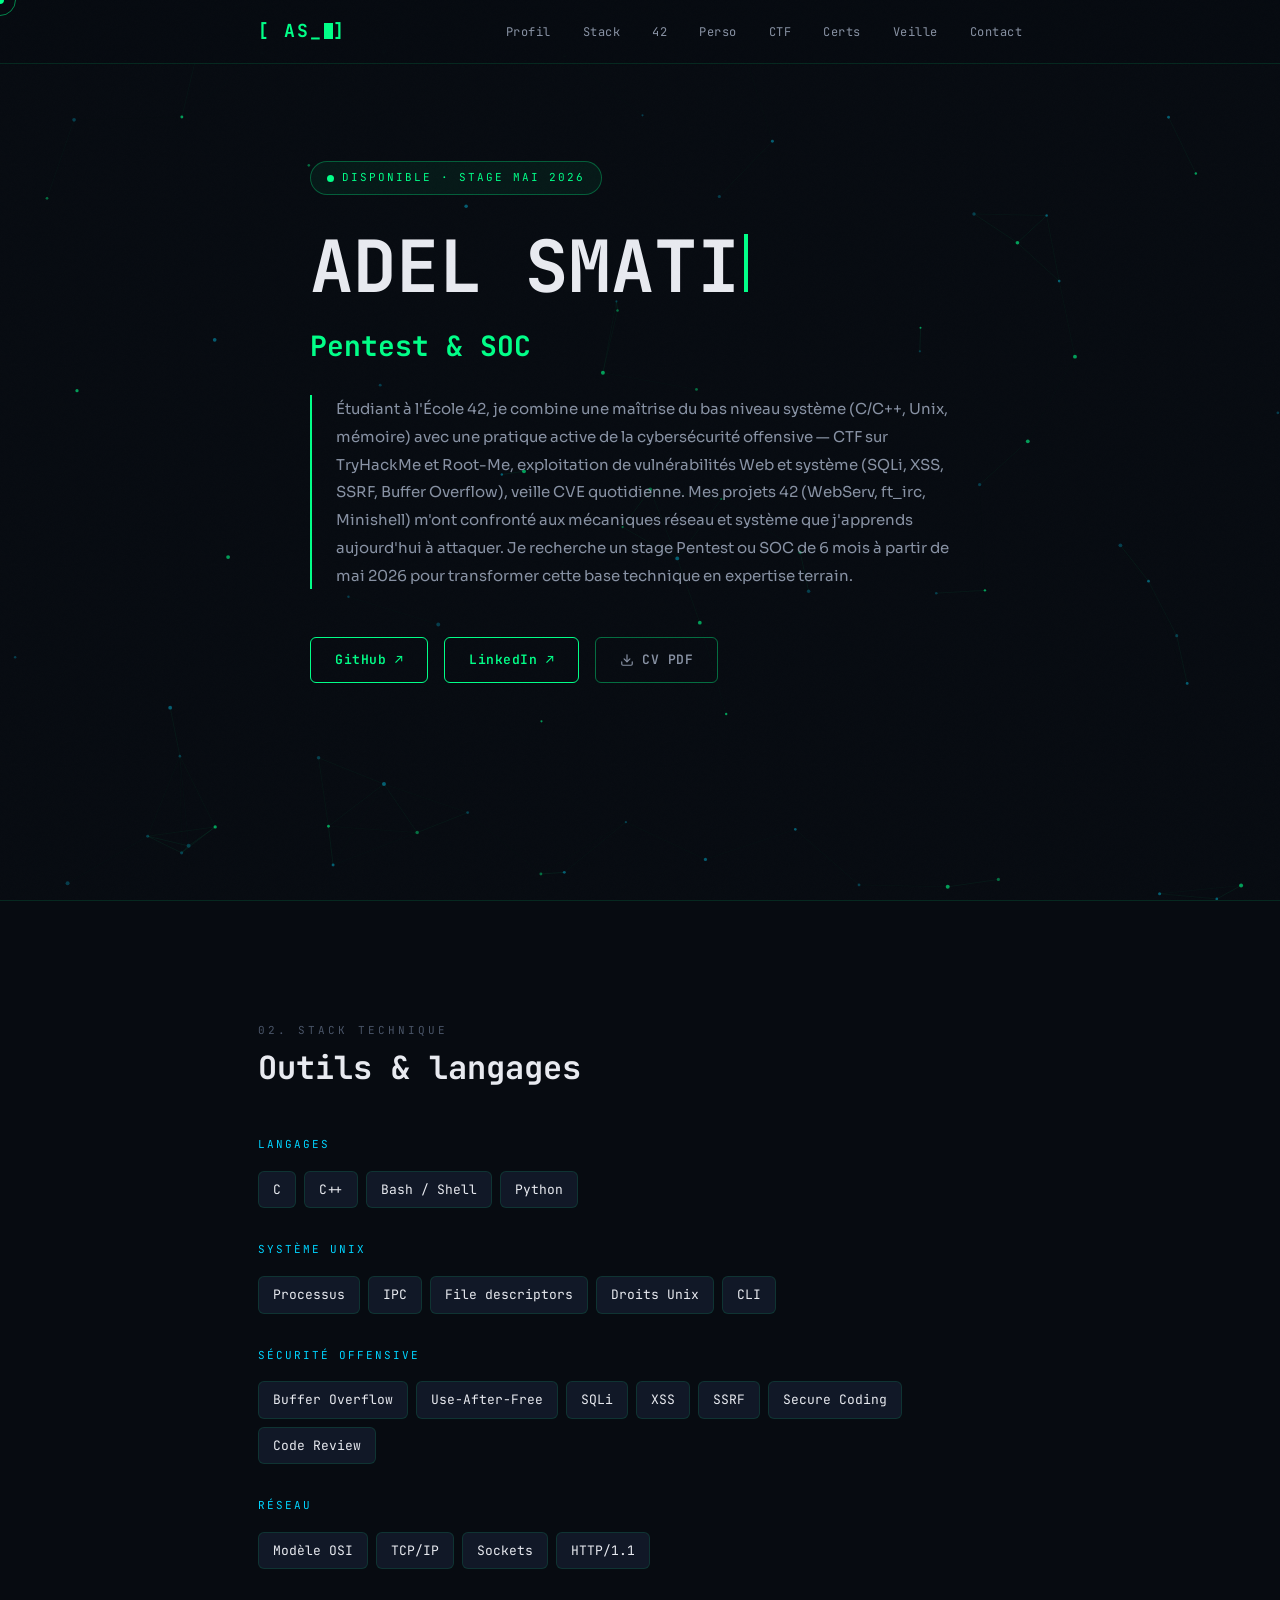
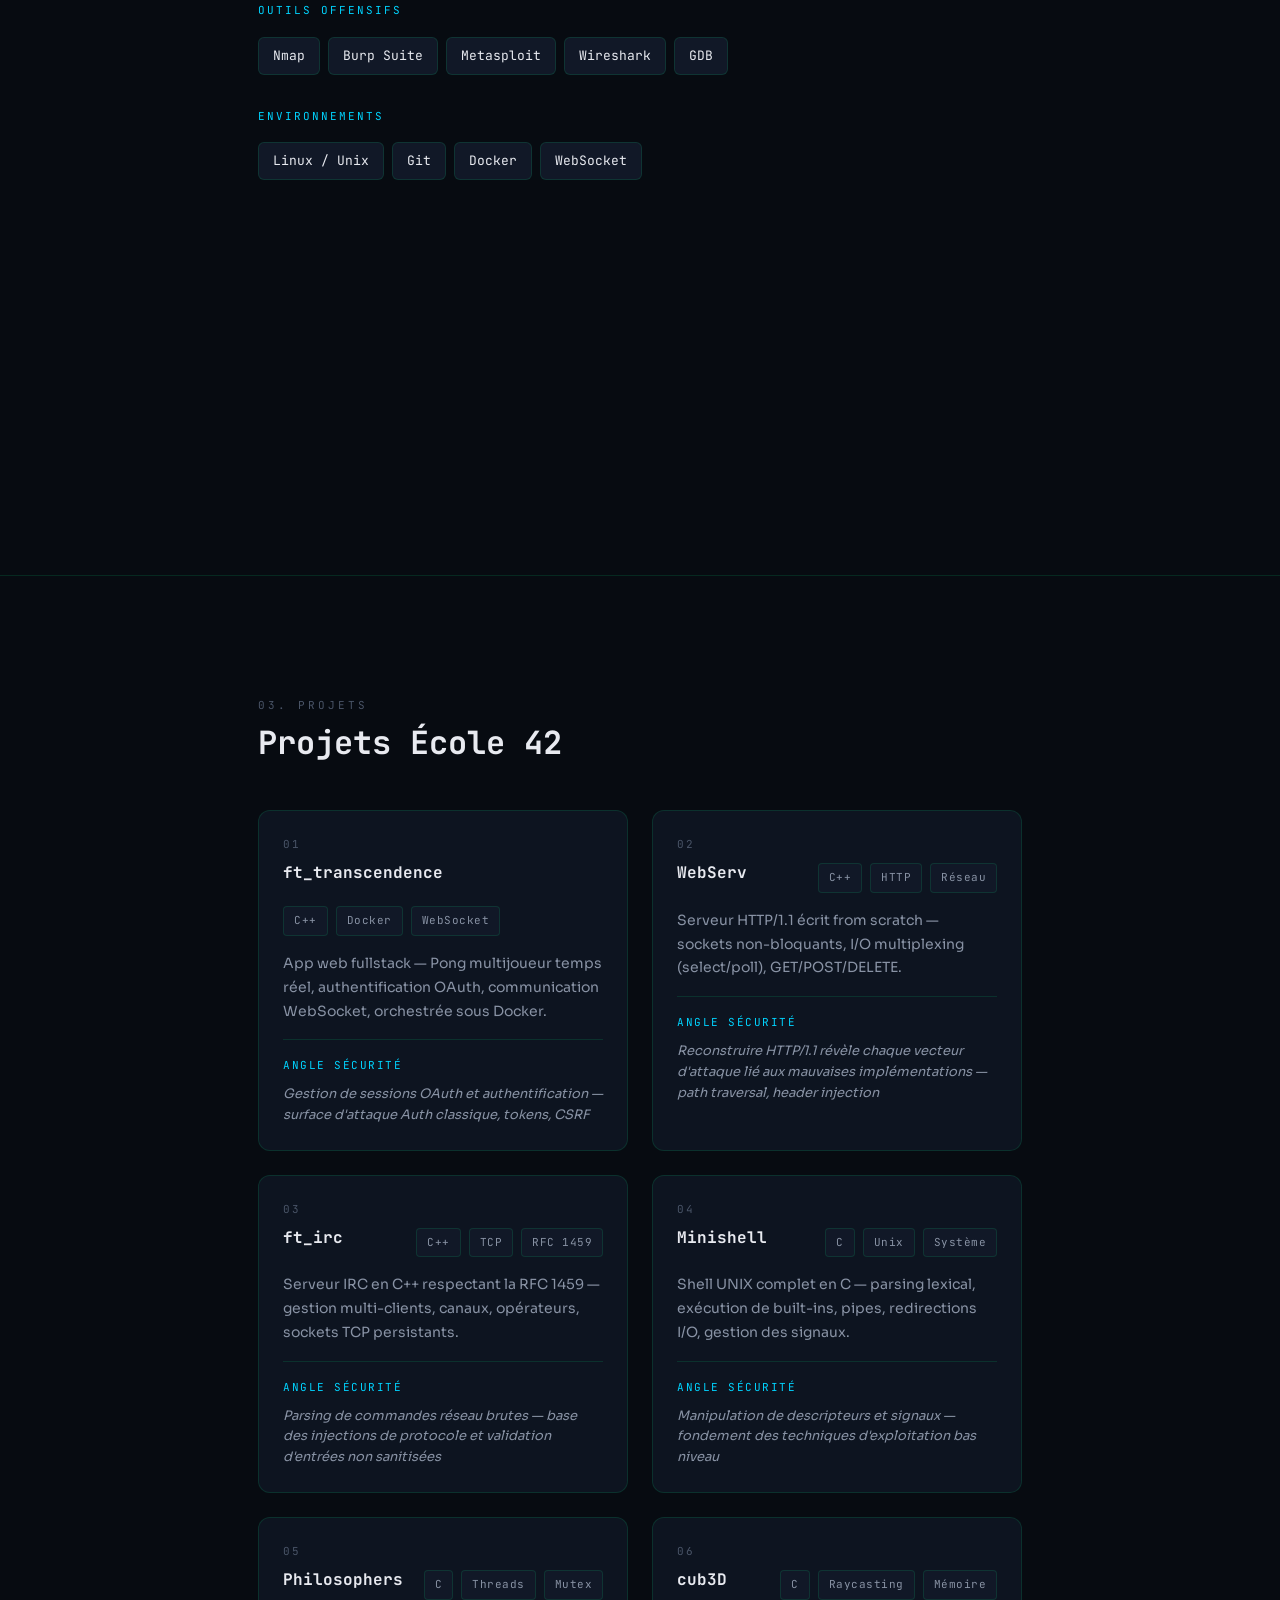
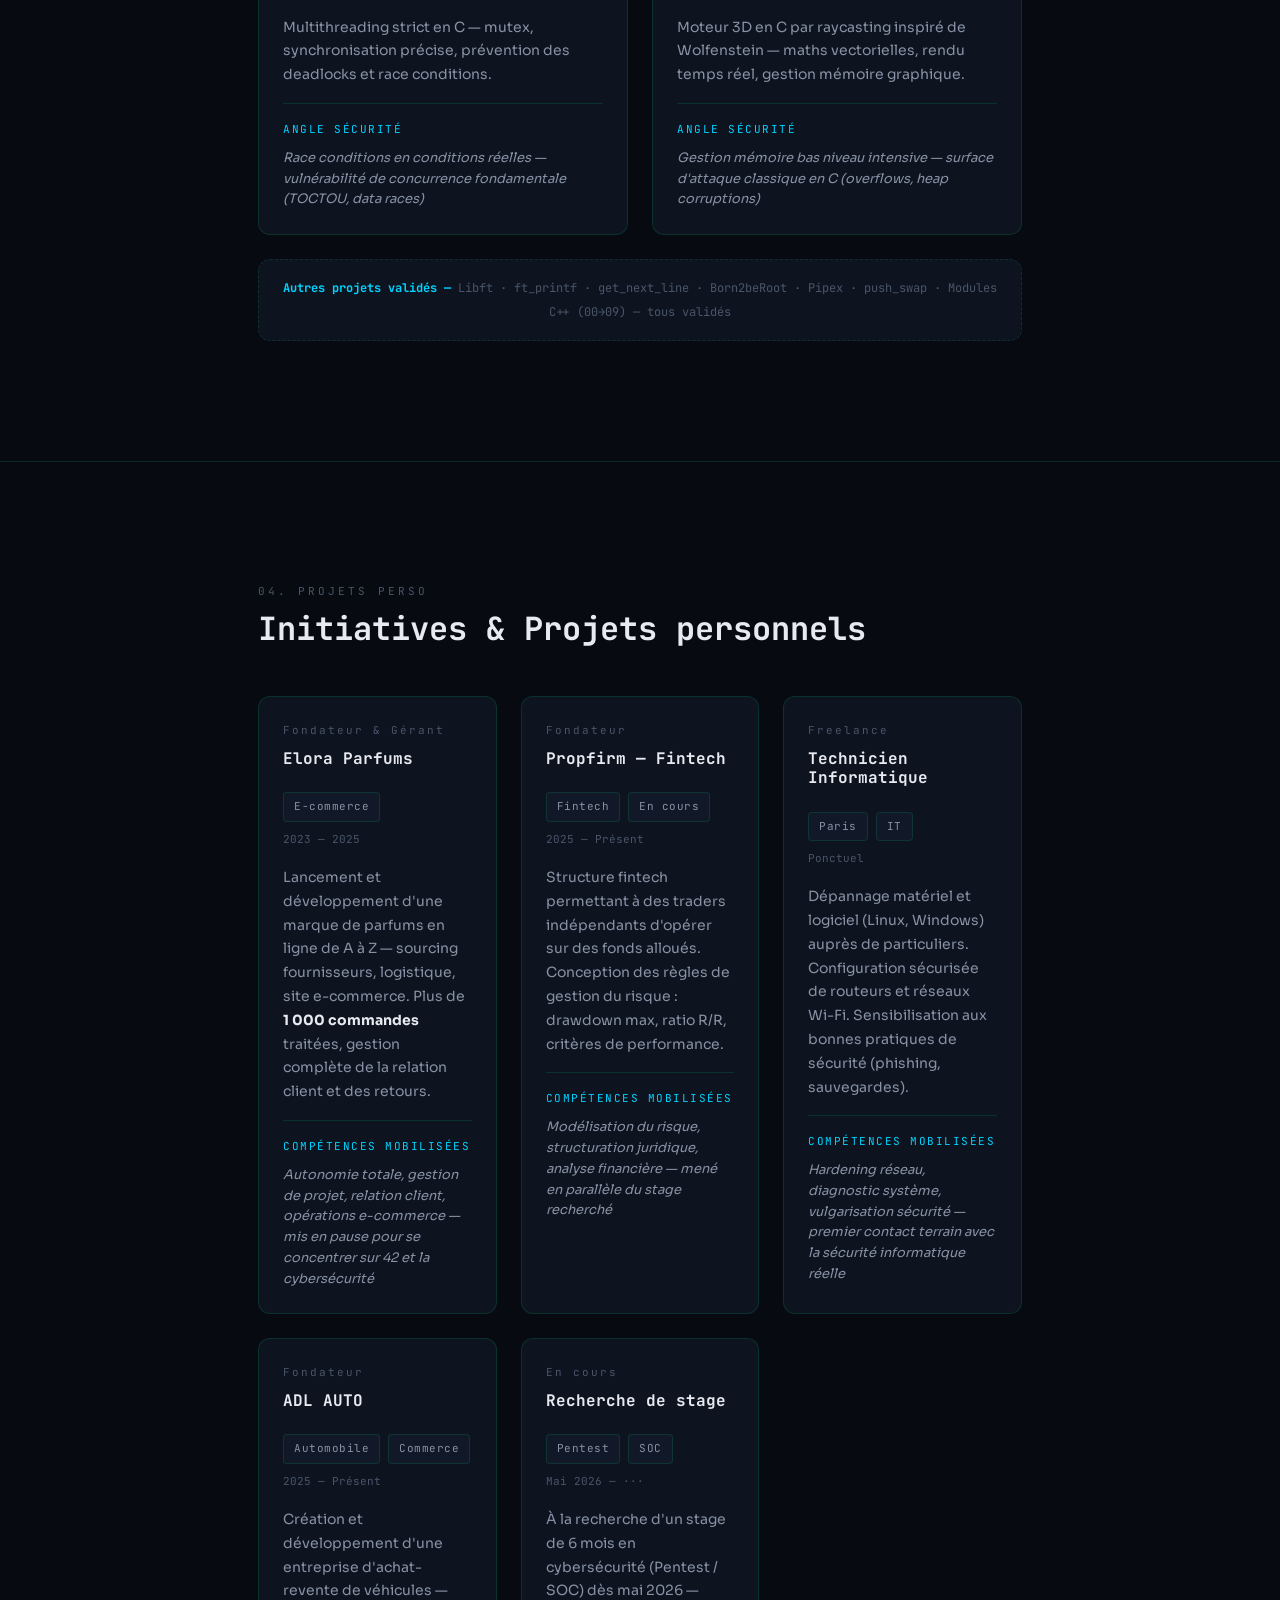
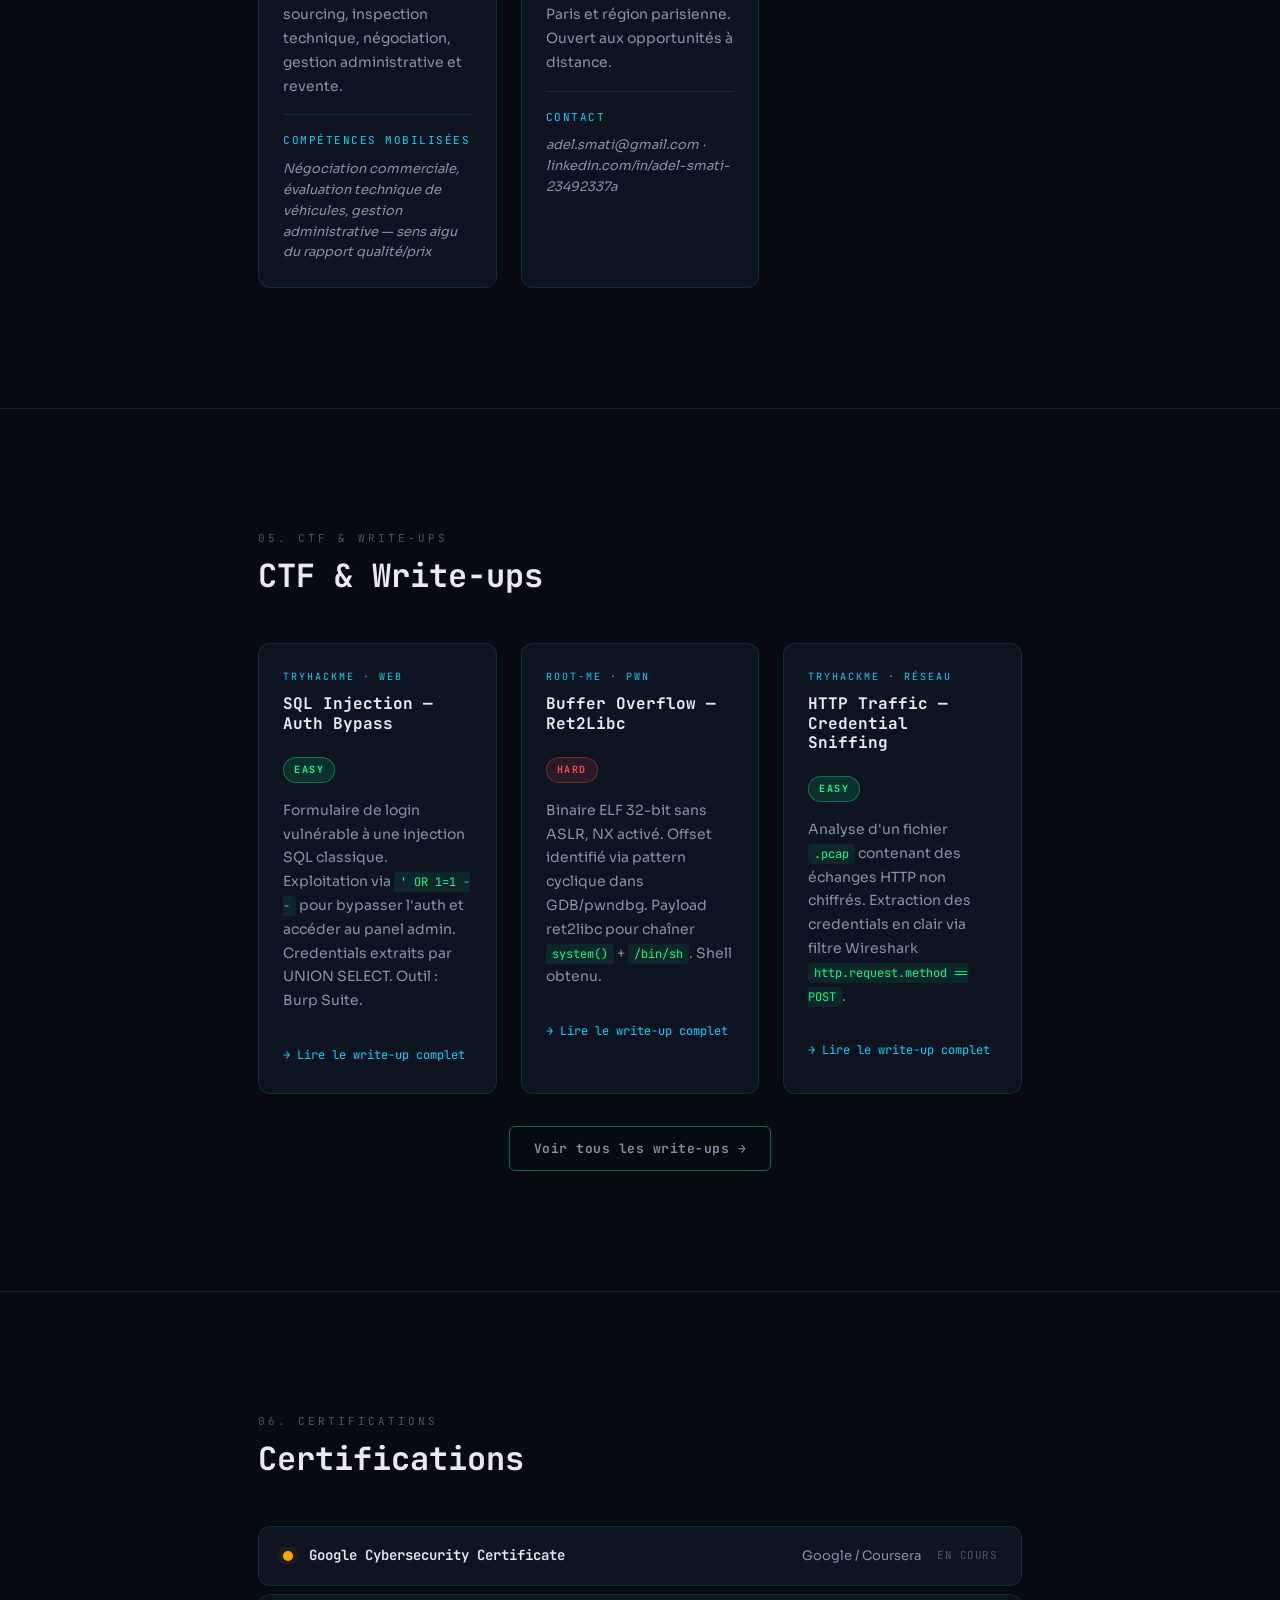
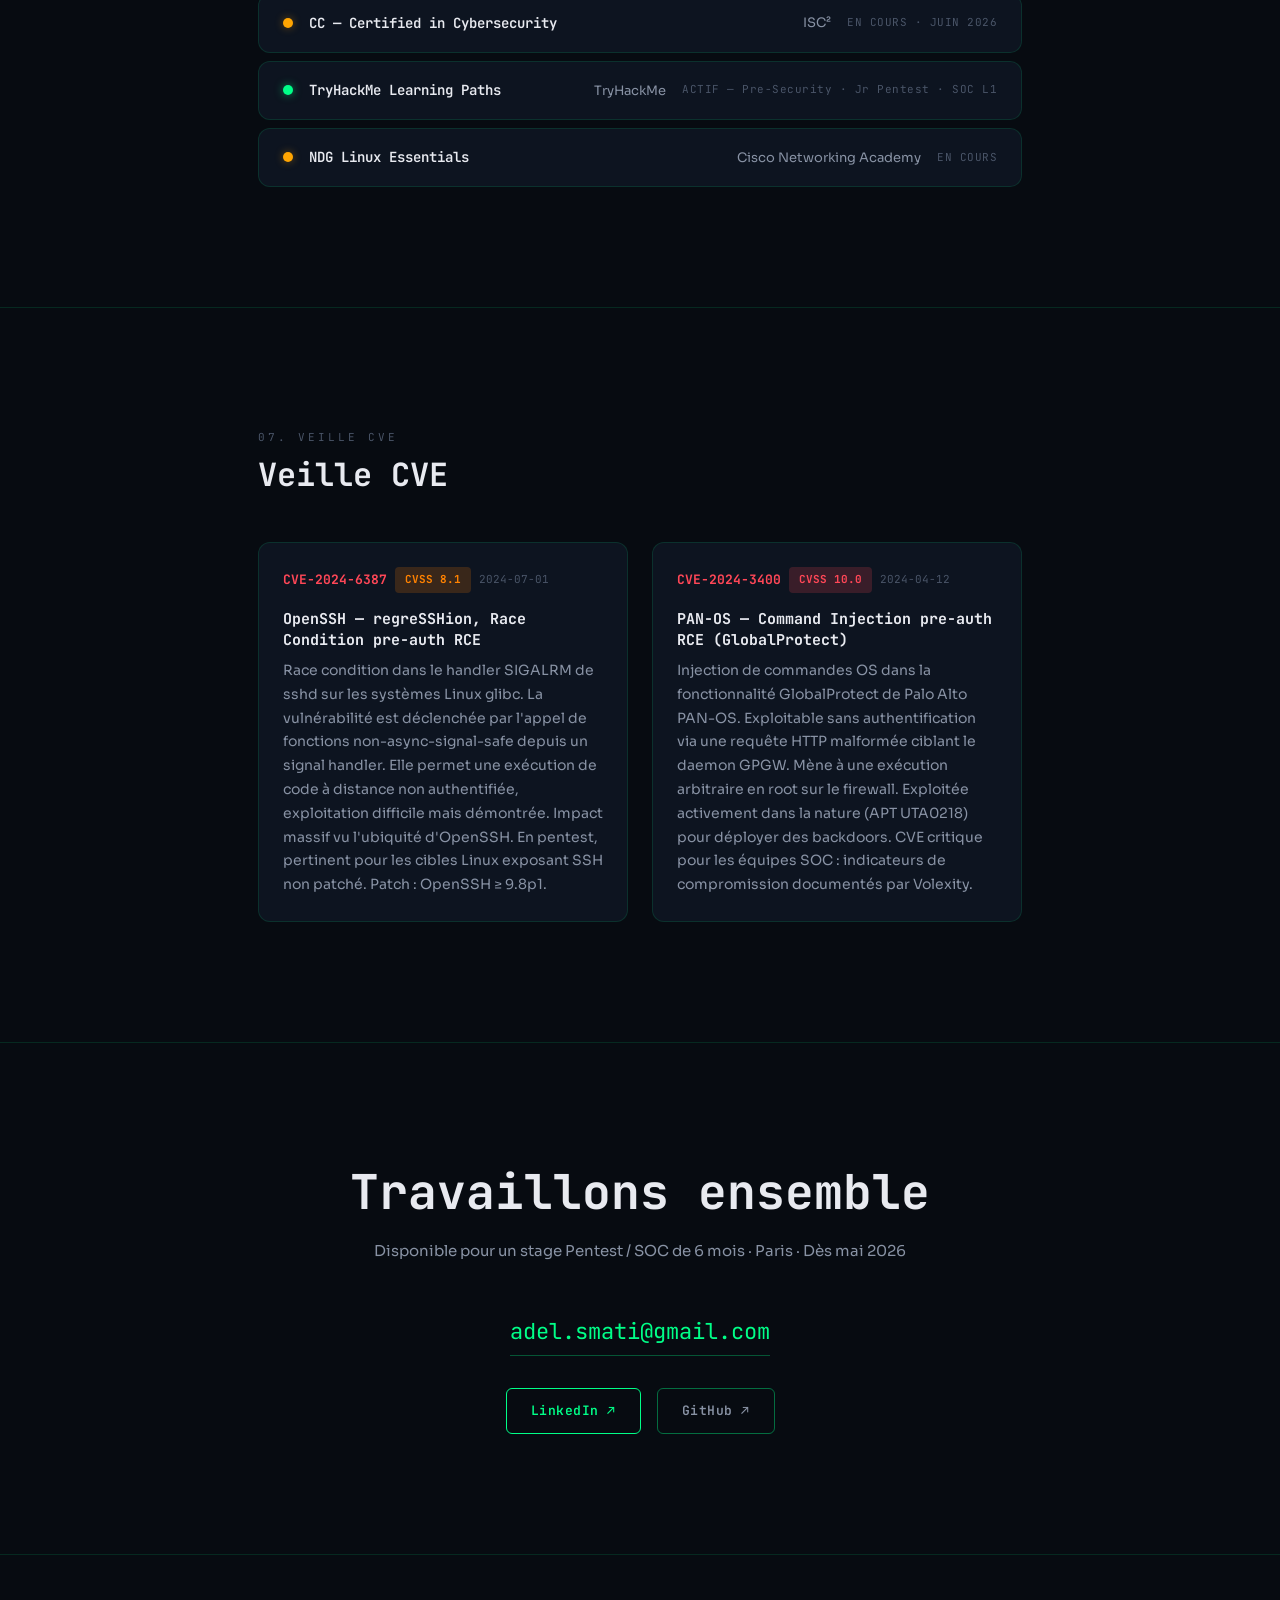
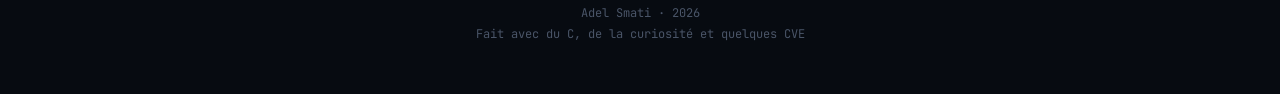
<file: portfolio/index.html>
<!DOCTYPE html>
<html lang="fr">
<head>
  <meta charset="UTF-8" />
  <meta name="viewport" content="width=device-width, initial-scale=1.0" />
  <meta name="description" content="Adel Smati — Étudiant École 42, stage Cybersécurité Pentest / SOC dès mai 2026, Paris." />
  <title>Adel Smati · Pentest & SOC · Stage 2026</title>

  <!-- Google Fonts -->
  <link rel="preconnect" href="https://fonts.googleapis.com" />
  <link rel="preconnect" href="https://fonts.gstatic.com" crossorigin />
  <link href="https://fonts.googleapis.com/css2?family=JetBrains+Mono:wght@400;600;700&family=Sora:wght@400;500;600&display=swap" rel="stylesheet" />

  <!-- CSS -->
  <link rel="stylesheet" href="assets/css/main.css" />
  <link rel="stylesheet" href="assets/css/components.css" />
  <link rel="stylesheet" href="assets/css/animations.css" />
</head>
<body>

  <!-- Cursor -->
  <div id="cursor" aria-hidden="true"></div>
  <div id="cursor-ring" aria-hidden="true"></div>

  <!-- ===== NAVIGATION ===== -->
  <nav class="nav" aria-label="Navigation principale">
    <div class="nav-inner">
      <a href="#hero" class="nav-logo" aria-label="Retour en haut">
        [ AS_<span class="cursor-blink" aria-hidden="true"></span> ]
      </a>

      <ul class="nav-links" role="list">
        <li><a href="#profil">Profil</a></li>
        <li><a href="#stack">Stack</a></li>
        <li><a href="#projets">42</a></li>
        <li><a href="#perso">Perso</a></li>
        <li><a href="#ctf">CTF</a></li>
        <li><a href="#certifications">Certs</a></li>
        <li><a href="#veille">Veille</a></li>
        <li><a href="#contact">Contact</a></li>
      </ul>

      <button
        class="nav-hamburger"
        id="nav-hamburger"
        aria-label="Ouvrir le menu"
        aria-expanded="false"
        aria-controls="nav-overlay"
      >
        <span></span>
        <span></span>
        <span></span>
      </button>
    </div>
  </nav>

  <!-- Mobile overlay -->
  <div class="nav-overlay" id="nav-overlay" role="dialog" aria-label="Menu de navigation">
    <a href="#profil">Profil</a>
    <a href="#stack">Stack</a>
    <a href="#projets">Projets 42</a>
    <a href="#perso">Projets Perso</a>
    <a href="#ctf">CTF</a>
    <a href="#certifications">Certifications</a>
    <a href="#veille">Veille</a>
    <a href="#contact">Contact</a>
  </div>

  <!-- ===== HERO ===== -->
  <section id="hero" aria-labelledby="hero-name">
    <canvas id="particles-canvas" aria-hidden="true"></canvas>

    <div class="container">
      <div class="availability-badge" aria-label="Disponible pour un stage dès mai 2026">
        <span class="pulse-dot" aria-hidden="true"></span>
        DISPONIBLE · STAGE MAI 2026
      </div>

      <h1
        class="hero-h1"
        id="hero-name"
        data-text="ADEL SMATI"
        aria-label="Adel Smati"
      >ADEL SMATI</h1>

      <h2 class="hero-h2" id="hero-h2">Pentest &amp; SOC</h2>

      <p class="hero-bio" id="hero-bio">
        Étudiant à l'École 42, je combine une maîtrise du bas niveau système (C/C++, Unix, mémoire) avec une pratique active de la cybersécurité offensive — CTF sur TryHackMe et Root-Me, exploitation de vulnérabilités Web et système (SQLi, XSS, SSRF, Buffer Overflow), veille CVE quotidienne. Mes projets 42 (WebServ, ft_irc, Minishell) m'ont confronté aux mécaniques réseau et système que j'apprends aujourd'hui à attaquer. Je recherche un stage Pentest ou SOC de 6 mois à partir de mai 2026 pour transformer cette base technique en expertise terrain.
      </p>

      <div class="hero-actions" id="hero-actions">
        <a
          href="https://github.com/adel-smati"
          target="_blank"
          rel="noopener noreferrer"
          class="btn btn-outline"
          aria-label="Voir le profil GitHub d'Adel Smati"
        >GitHub ↗</a>
        <a
          href="https://linkedin.com/in/adel-smati-23492337a"
          target="_blank"
          rel="noopener noreferrer"
          class="btn btn-outline"
          aria-label="Voir le profil LinkedIn d'Adel Smati"
        >LinkedIn ↗</a>
        <a
          href="./cv-adel-smati.pdf"
          class="btn btn-ghost"
          aria-label="Télécharger le CV d'Adel Smati"
          download
        >
          <svg width="14" height="14" viewBox="0 0 24 24" fill="none" stroke="currentColor" stroke-width="2" stroke-linecap="round" stroke-linejoin="round" aria-hidden="true">
            <path d="M21 15v4a2 2 0 01-2 2H5a2 2 0 01-2-2v-4"/>
            <polyline points="7 10 12 15 17 10"/>
            <line x1="12" y1="15" x2="12" y2="3"/>
          </svg>
          CV PDF
        </a>
      </div>
    </div>
  </section>

  <!-- ===== STACK TECHNIQUE ===== -->
  <section id="stack" aria-labelledby="stack-title">
    <div class="container">
      <span class="section-label">02. stack technique</span>
      <h2 class="section-title" id="stack-title">Outils &amp; langages</h2>

      <div class="reveal-stagger" id="profil">

        <div class="skills-group">
          <p class="skills-category">Langages</p>
          <div class="badges-wrap">
            <span class="badge">C</span>
            <span class="badge">C++</span>
            <span class="badge">Bash / Shell</span>
            <span class="badge">Python</span>
          </div>
        </div>

        <div class="skills-group">
          <p class="skills-category">Système Unix</p>
          <div class="badges-wrap">
            <span class="badge">Processus</span>
            <span class="badge">IPC</span>
            <span class="badge">File descriptors</span>
            <span class="badge">Droits Unix</span>
            <span class="badge">CLI</span>
          </div>
        </div>

        <div class="skills-group">
          <p class="skills-category">Sécurité offensive</p>
          <div class="badges-wrap">
            <span class="badge">Buffer Overflow</span>
            <span class="badge">Use-After-Free</span>
            <span class="badge">SQLi</span>
            <span class="badge">XSS</span>
            <span class="badge">SSRF</span>
            <span class="badge">Secure Coding</span>
            <span class="badge">Code Review</span>
          </div>
        </div>

        <div class="skills-group">
          <p class="skills-category">Réseau</p>
          <div class="badges-wrap">
            <span class="badge">Modèle OSI</span>
            <span class="badge">TCP/IP</span>
            <span class="badge">Sockets</span>
            <span class="badge">HTTP/1.1</span>
          </div>
        </div>

        <div class="skills-group">
          <p class="skills-category">Outils offensifs</p>
          <div class="badges-wrap">
            <span class="badge">Nmap</span>
            <span class="badge">Burp Suite</span>
            <span class="badge">Metasploit</span>
            <span class="badge">Wireshark</span>
            <span class="badge">GDB</span>
          </div>
        </div>

        <div class="skills-group">
          <p class="skills-category">Environnements</p>
          <div class="badges-wrap">
            <span class="badge">Linux / Unix</span>
            <span class="badge">Git</span>
            <span class="badge">Docker</span>
            <span class="badge">WebSocket</span>
          </div>
        </div>

        <div class="skills-group" style="margin-top: var(--space-16); padding-top: var(--space-32); border-top: 1px solid var(--border);">
          <p class="skills-category">Langues</p>
          <div class="badges-wrap">
            <span class="badge">Français — natif</span>
            <span class="badge">Anglais — courant</span>
            <span class="badge">Arabe — courant</span>
          </div>
        </div>

        <div class="skills-group">
          <p class="skills-category">Atouts</p>
          <div class="badges-wrap">
            <span class="badge">Autonomie</span>
            <span class="badge">Rigueur</span>
            <span class="badge">Résilience</span>
            <span class="badge">Curiosité</span>
          </div>
        </div>

      </div>
    </div>
  </section>

  <!-- ===== PROJETS ÉCOLE 42 ===== -->
  <section id="projets" aria-labelledby="projets-title">
    <div class="container">
      <span class="section-label">03. projets</span>
      <h2 class="section-title" id="projets-title">Projets École 42</h2>

      <div class="grid-2 reveal">

        <article class="card">
          <p class="card-number">01</p>
          <div class="card-header">
            <h3 class="card-title">ft_transcendence</h3>
            <div class="tags">
              <span class="tag">C++</span>
              <span class="tag">Docker</span>
              <span class="tag">WebSocket</span>
            </div>
          </div>
          <p class="card-body">App web fullstack — Pong multijoueur temps réel, authentification OAuth, communication WebSocket, orchestrée sous Docker.</p>
          <div class="card-separator"></div>
          <p class="card-security-label">Angle sécurité</p>
          <p class="card-security-text">Gestion de sessions OAuth et authentification — surface d'attaque Auth classique, tokens, CSRF</p>
        </article>

        <article class="card">
          <p class="card-number">02</p>
          <div class="card-header">
            <h3 class="card-title">WebServ</h3>
            <div class="tags">
              <span class="tag">C++</span>
              <span class="tag">HTTP</span>
              <span class="tag">Réseau</span>
            </div>
          </div>
          <p class="card-body">Serveur HTTP/1.1 écrit from scratch — sockets non-bloquants, I/O multiplexing (select/poll), GET/POST/DELETE.</p>
          <div class="card-separator"></div>
          <p class="card-security-label">Angle sécurité</p>
          <p class="card-security-text">Reconstruire HTTP/1.1 révèle chaque vecteur d'attaque lié aux mauvaises implémentations — path traversal, header injection</p>
        </article>

        <article class="card">
          <p class="card-number">03</p>
          <div class="card-header">
            <h3 class="card-title">ft_irc</h3>
            <div class="tags">
              <span class="tag">C++</span>
              <span class="tag">TCP</span>
              <span class="tag">RFC 1459</span>
            </div>
          </div>
          <p class="card-body">Serveur IRC en C++ respectant la RFC 1459 — gestion multi-clients, canaux, opérateurs, sockets TCP persistants.</p>
          <div class="card-separator"></div>
          <p class="card-security-label">Angle sécurité</p>
          <p class="card-security-text">Parsing de commandes réseau brutes — base des injections de protocole et validation d'entrées non sanitisées</p>
        </article>

        <article class="card">
          <p class="card-number">04</p>
          <div class="card-header">
            <h3 class="card-title">Minishell</h3>
            <div class="tags">
              <span class="tag">C</span>
              <span class="tag">Unix</span>
              <span class="tag">Système</span>
            </div>
          </div>
          <p class="card-body">Shell UNIX complet en C — parsing lexical, exécution de built-ins, pipes, redirections I/O, gestion des signaux.</p>
          <div class="card-separator"></div>
          <p class="card-security-label">Angle sécurité</p>
          <p class="card-security-text">Manipulation de descripteurs et signaux — fondement des techniques d'exploitation bas niveau</p>
        </article>

        <article class="card">
          <p class="card-number">05</p>
          <div class="card-header">
            <h3 class="card-title">Philosophers</h3>
            <div class="tags">
              <span class="tag">C</span>
              <span class="tag">Threads</span>
              <span class="tag">Mutex</span>
            </div>
          </div>
          <p class="card-body">Multithreading strict en C — mutex, synchronisation précise, prévention des deadlocks et race conditions.</p>
          <div class="card-separator"></div>
          <p class="card-security-label">Angle sécurité</p>
          <p class="card-security-text">Race conditions en conditions réelles — vulnérabilité de concurrence fondamentale (TOCTOU, data races)</p>
        </article>

        <article class="card">
          <p class="card-number">06</p>
          <div class="card-header">
            <h3 class="card-title">cub3D</h3>
            <div class="tags">
              <span class="tag">C</span>
              <span class="tag">Raycasting</span>
              <span class="tag">Mémoire</span>
            </div>
          </div>
          <p class="card-body">Moteur 3D en C par raycasting inspiré de Wolfenstein — maths vectorielles, rendu temps réel, gestion mémoire graphique.</p>
          <div class="card-separator"></div>
          <p class="card-security-label">Angle sécurité</p>
          <p class="card-security-text">Gestion mémoire bas niveau intensive — surface d'attaque classique en C (overflows, heap corruptions)</p>
        </article>

      </div>

      <p class="extra-projects">
        <strong>Autres projets validés —</strong>
        Libft · ft_printf · get_next_line · Born2beRoot · Pipex · push_swap · Modules C++ (00→09) — tous validés
      </p>
    </div>
  </section>

  <!-- ===== PROJETS PERSO ===== -->
  <section id="perso" aria-labelledby="perso-title">
    <div class="container">
      <span class="section-label">04. projets perso</span>
      <h2 class="section-title" id="perso-title">Initiatives &amp; Projets personnels</h2>

      <div class="grid-3 reveal">

        <article class="card">
          <div class="card-header" style="margin-bottom: var(--space-8);">
            <div>
              <p class="card-number">Fondateur &amp; Gérant</p>
              <h3 class="card-title">Elora Parfums</h3>
            </div>
            <div class="tags">
              <span class="tag">E-commerce</span>
            </div>
          </div>
          <p style="font-family: var(--font-mono); font-size: 11px; color: var(--text-muted); margin-bottom: var(--space-16);">2023 — 2025</p>
          <p class="card-body">
            Lancement et développement d'une marque de parfums en ligne de A à Z — sourcing fournisseurs, logistique, site e-commerce. Plus de <strong style="color: var(--text-primary);">1 000 commandes</strong> traitées, gestion complète de la relation client et des retours.
          </p>
          <div class="card-separator"></div>
          <p class="card-security-label">Compétences mobilisées</p>
          <p class="card-security-text">Autonomie totale, gestion de projet, relation client, opérations e-commerce — mis en pause pour se concentrer sur 42 et la cybersécurité</p>
        </article>

        <article class="card">
          <div class="card-header" style="margin-bottom: var(--space-8);">
            <div>
              <p class="card-number">Fondateur</p>
              <h3 class="card-title">Propfirm — Fintech</h3>
            </div>
            <div class="tags">
              <span class="tag">Fintech</span>
              <span class="tag">En cours</span>
            </div>
          </div>
          <p style="font-family: var(--font-mono); font-size: 11px; color: var(--text-muted); margin-bottom: var(--space-16);">2025 — Présent</p>
          <p class="card-body">
            Structure fintech permettant à des traders indépendants d'opérer sur des fonds alloués. Conception des règles de gestion du risque : drawdown max, ratio R/R, critères de performance.
          </p>
          <div class="card-separator"></div>
          <p class="card-security-label">Compétences mobilisées</p>
          <p class="card-security-text">Modélisation du risque, structuration juridique, analyse financière — mené en parallèle du stage recherché</p>
        </article>

        <article class="card">
          <div class="card-header" style="margin-bottom: var(--space-8);">
            <div>
              <p class="card-number">Freelance</p>
              <h3 class="card-title">Technicien Informatique</h3>
            </div>
            <div class="tags">
              <span class="tag">Paris</span>
              <span class="tag">IT</span>
            </div>
          </div>
          <p style="font-family: var(--font-mono); font-size: 11px; color: var(--text-muted); margin-bottom: var(--space-16);">Ponctuel</p>
          <p class="card-body">
            Dépannage matériel et logiciel (Linux, Windows) auprès de particuliers. Configuration sécurisée de routeurs et réseaux Wi-Fi. Sensibilisation aux bonnes pratiques de sécurité (phishing, sauvegardes).
          </p>
          <div class="card-separator"></div>
          <p class="card-security-label">Compétences mobilisées</p>
          <p class="card-security-text">Hardening réseau, diagnostic système, vulgarisation sécurité — premier contact terrain avec la sécurité informatique réelle</p>
        </article>

        <article class="card">
          <div class="card-header" style="margin-bottom: var(--space-8);">
            <div>
              <p class="card-number">Fondateur</p>
              <h3 class="card-title">ADL AUTO</h3>
            </div>
            <div class="tags">
              <span class="tag">Automobile</span>
              <span class="tag">Commerce</span>
            </div>
          </div>
          <p style="font-family: var(--font-mono); font-size: 11px; color: var(--text-muted); margin-bottom: var(--space-16);">2025 — Présent</p>
          <p class="card-body">
            Création et développement d'une entreprise d'achat-revente de véhicules — sourcing, inspection technique, négociation, gestion administrative et revente.
          </p>
          <div class="card-separator"></div>
          <p class="card-security-label">Compétences mobilisées</p>
          <p class="card-security-text">Négociation commerciale, évaluation technique de véhicules, gestion administrative — sens aigu du rapport qualité/prix</p>
        </article>

        <article class="card">
          <div class="card-header" style="margin-bottom: var(--space-8);">
            <div>
              <p class="card-number">En cours</p>
              <h3 class="card-title">Recherche de stage</h3>
            </div>
            <div class="tags">
              <span class="tag">Pentest</span>
              <span class="tag">SOC</span>
            </div>
          </div>
          <p style="font-family: var(--font-mono); font-size: 11px; color: var(--text-muted); margin-bottom: var(--space-16);">Mai 2026 — ···</p>
          <p class="card-body">
            À la recherche d'un stage de 6 mois en cybersécurité (Pentest / SOC) dès mai 2026 — Paris et région parisienne. Ouvert aux opportunités à distance.
          </p>
          <div class="card-separator"></div>
          <p class="card-security-label">Contact</p>
          <p class="card-security-text">adel.smati@gmail.com · linkedin.com/in/adel-smati-23492337a</p>
        </article>

      </div>
    </div>
  </section>

  <!-- ===== CTF & WRITE-UPS ===== -->
  <section id="ctf" aria-labelledby="ctf-title">
    <div class="container">
      <span class="section-label">05. ctf &amp; write-ups</span>
      <h2 class="section-title" id="ctf-title">CTF &amp; Write-ups</h2>

      <div class="grid-3 reveal">

        <article class="card writeup-card" data-category="Web">
          <p class="platform-tag">TryHackMe · Web</p>
          <div class="card-header">
            <h3 class="card-title">SQL Injection — Auth Bypass</h3>
            <span class="diff diff-easy">EASY</span>
          </div>
          <p class="card-body">
            Formulaire de login vulnérable à une injection SQL classique.
            Exploitation via <code>' OR 1=1 --</code> pour bypasser l'auth et accéder au panel admin.
            Credentials extraits par UNION SELECT. Outil : Burp Suite.
          </p>
          <a href="#" class="writeup-link" aria-label="Lire le write-up SQL Injection">→ Lire le write-up complet</a>
        </article>

        <article class="card writeup-card" data-category="Pwn">
          <p class="platform-tag">Root-Me · Pwn</p>
          <div class="card-header">
            <h3 class="card-title">Buffer Overflow — Ret2Libc</h3>
            <span class="diff diff-hard">HARD</span>
          </div>
          <p class="card-body">
            Binaire ELF 32-bit sans ASLR, NX activé.
            Offset identifié via pattern cyclique dans GDB/pwndbg.
            Payload ret2libc pour chaîner <code>system()</code> + <code>/bin/sh</code>. Shell obtenu.
          </p>
          <a href="#" class="writeup-link" aria-label="Lire le write-up Buffer Overflow">→ Lire le write-up complet</a>
        </article>

        <article class="card writeup-card" data-category="Réseau">
          <p class="platform-tag">TryHackMe · Réseau</p>
          <div class="card-header">
            <h3 class="card-title">HTTP Traffic — Credential Sniffing</h3>
            <span class="diff diff-easy">EASY</span>
          </div>
          <p class="card-body">
            Analyse d'un fichier <code>.pcap</code> contenant des échanges HTTP non chiffrés.
            Extraction des credentials en clair via filtre Wireshark <code>http.request.method == POST</code>.
          </p>
          <a href="#" class="writeup-link" aria-label="Lire le write-up réseau">→ Lire le write-up complet</a>
        </article>

      </div>

      <!-- WRITEUP_INSERT -->

      <div style="text-align:center; margin-top: 32px;">
        <a href="./writeups/" class="btn btn-ghost" aria-label="Voir tous les write-ups CTF">Voir tous les write-ups →</a>
      </div>
    </div>
  </section>

  <!-- ===== CERTIFICATIONS ===== -->
  <section id="certifications" aria-labelledby="cert-title">
    <div class="container">
      <span class="section-label">06. certifications</span>
      <h2 class="section-title" id="cert-title">Certifications</h2>

      <div class="cert-list reveal-stagger">

        <div class="cert-item">
          <div class="status-dot in-progress" aria-label="En cours" title="En cours"></div>
          <span class="cert-name">Google Cybersecurity Certificate</span>
          <span class="cert-org">Google / Coursera</span>
          <span class="cert-status">EN COURS</span>
        </div>

        <div class="cert-item">
          <div class="status-dot in-progress" aria-label="En cours" title="En cours"></div>
          <span class="cert-name">CC — Certified in Cybersecurity</span>
          <span class="cert-org">ISC²</span>
          <span class="cert-status">EN COURS · JUIN 2026</span>
        </div>

        <div class="cert-item">
          <div class="status-dot active" aria-label="Actif" title="Actif"></div>
          <span class="cert-name">TryHackMe Learning Paths</span>
          <span class="cert-org">TryHackMe</span>
          <span class="cert-status">ACTIF — Pre-Security · Jr Pentest · SOC L1</span>
        </div>

        <div class="cert-item">
          <div class="status-dot in-progress" aria-label="En cours" title="En cours"></div>
          <span class="cert-name">NDG Linux Essentials</span>
          <span class="cert-org">Cisco Networking Academy</span>
          <span class="cert-status">EN COURS</span>
        </div>

      </div>
    </div>
  </section>

  <!-- ===== VEILLE CVE ===== -->
  <section id="veille" aria-labelledby="veille-title">
    <div class="container">
      <span class="section-label">07. veille cve</span>
      <h2 class="section-title" id="veille-title">Veille CVE</h2>

      <div class="grid-2 reveal">

        <div class="cve-card">
          <div class="cve-meta">
            <span class="cve-id">CVE-2024-6387</span>
            <span class="cvss cvss-high">CVSS 8.1</span>
            <span class="cve-date">2024-07-01</span>
          </div>
          <p class="cve-title">OpenSSH — regreSSHion, Race Condition pre-auth RCE</p>
          <p class="cve-body">
            Race condition dans le handler SIGALRM de sshd sur les systèmes Linux glibc.
            La vulnérabilité est déclenchée par l'appel de fonctions non-async-signal-safe depuis un signal handler.
            Elle permet une exécution de code à distance non authentifiée, exploitation difficile mais démontrée.
            Impact massif vu l'ubiquité d'OpenSSH. En pentest, pertinent pour les cibles Linux exposant SSH non patché.
            Patch : OpenSSH ≥ 9.8p1.
          </p>
        </div>

        <div class="cve-card">
          <div class="cve-meta">
            <span class="cve-id">CVE-2024-3400</span>
            <span class="cvss cvss-critical">CVSS 10.0</span>
            <span class="cve-date">2024-04-12</span>
          </div>
          <p class="cve-title">PAN-OS — Command Injection pre-auth RCE (GlobalProtect)</p>
          <p class="cve-body">
            Injection de commandes OS dans la fonctionnalité GlobalProtect de Palo Alto PAN-OS.
            Exploitable sans authentification via une requête HTTP malformée ciblant le daemon GPGW.
            Mène à une exécution arbitraire en root sur le firewall.
            Exploitée activement dans la nature (APT UTA0218) pour déployer des backdoors.
            CVE critique pour les équipes SOC : indicateurs de compromission documentés par Volexity.
          </p>
        </div>

      </div>

      <!-- VEILLE_INSERT -->
    </div>
  </section>

  <!-- ===== CONTACT ===== -->
  <section id="contact" aria-labelledby="contact-title">
    <div class="container">
      <h2 class="contact-title" id="contact-title">Travaillons ensemble</h2>
      <p class="contact-sub">
        Disponible pour un stage Pentest / SOC de 6 mois · Paris · Dès mai 2026
      </p>
      <a href="mailto:adel.smati@gmail.com" class="contact-email" aria-label="Envoyer un email à Adel Smati">
        adel.smati@gmail.com
      </a>
      <div class="contact-actions">
        <a
          href="https://linkedin.com/in/adel-smati-23492337a"
          target="_blank"
          rel="noopener noreferrer"
          class="btn btn-outline"
          aria-label="LinkedIn Adel Smati"
        >LinkedIn ↗</a>
        <a
          href="https://github.com/adel-smati"
          target="_blank"
          rel="noopener noreferrer"
          class="btn btn-ghost"
          aria-label="GitHub Adel Smati"
        >GitHub ↗</a>
      </div>
    </div>
  </section>

  <footer>
    <div class="container">
      <p>Adel Smati · 2026</p>
      <p>Fait avec du C, de la curiosité et quelques CVE</p>
    </div>
  </footer>

  <!-- JS -->
  <script src="assets/js/particles.js"></script>
  <script src="assets/js/main.js"></script>
</body>
</html>
</file>
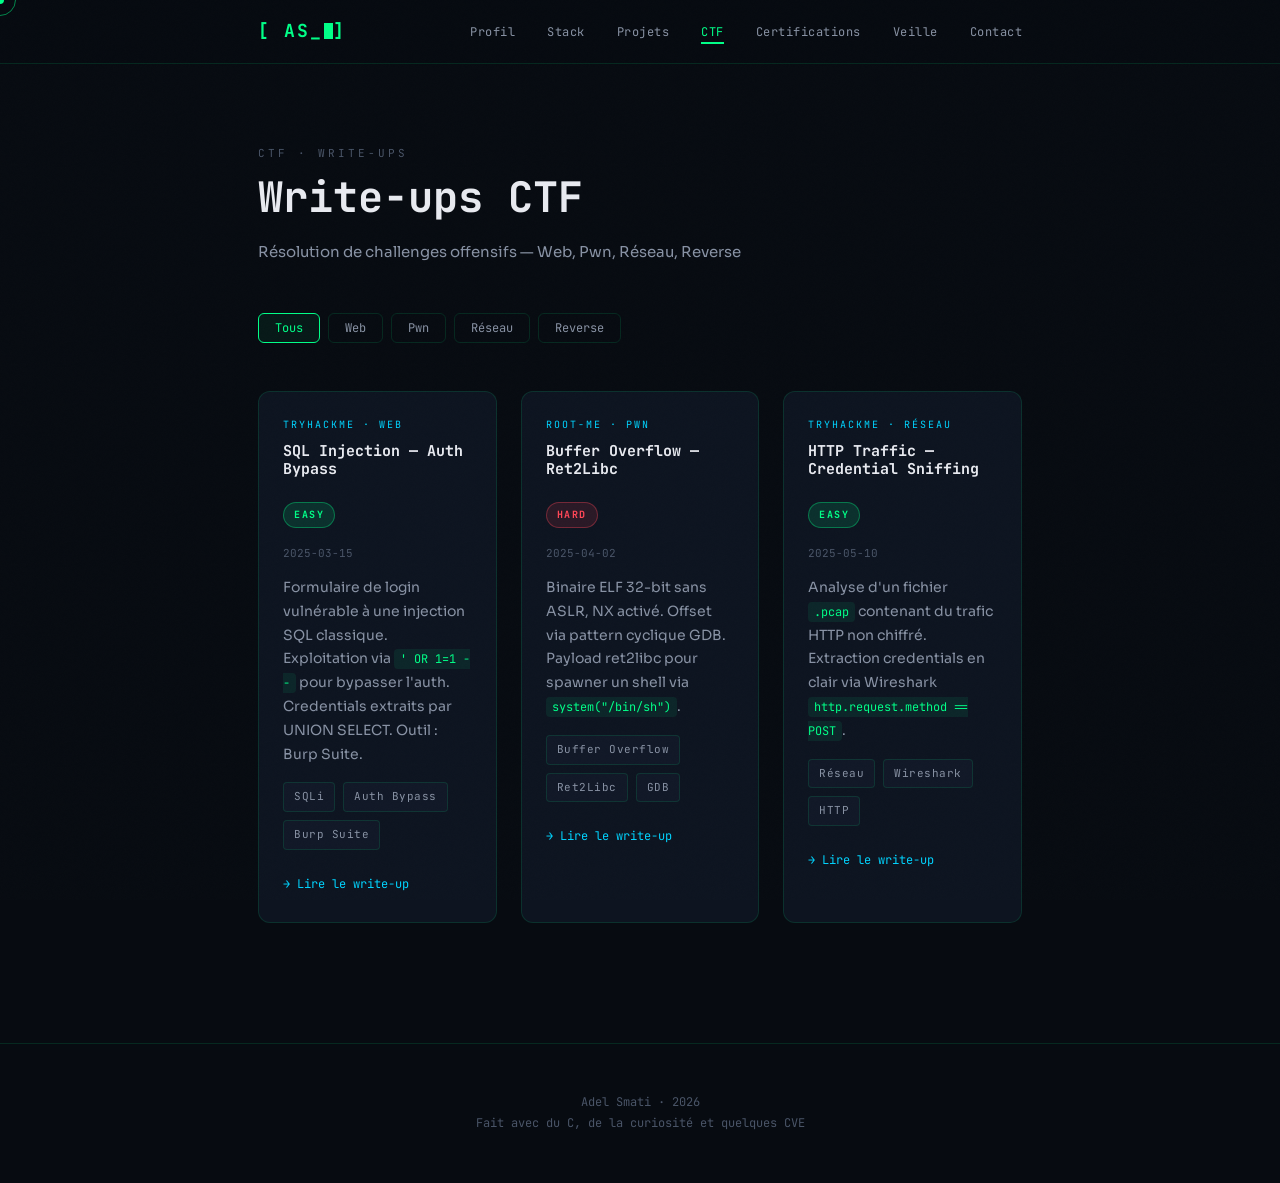
<file: portfolio/writeups/index.html>
<!DOCTYPE html>
<html lang="fr">
<head>
  <meta charset="UTF-8" />
  <meta name="viewport" content="width=device-width, initial-scale=1.0" />
  <meta name="description" content="Write-ups CTF d'Adel Smati — résolution de challenges offensifs Web, Pwn, Réseau, Reverse." />
  <title>Write-ups CTF · Adel Smati</title>

  <!-- Google Fonts -->
  <link rel="preconnect" href="https://fonts.googleapis.com" />
  <link rel="preconnect" href="https://fonts.gstatic.com" crossorigin />
  <link href="https://fonts.googleapis.com/css2?family=JetBrains+Mono:wght@400;600;700&family=Sora:wght@400;500;600&display=swap" rel="stylesheet" />

  <!-- CSS -->
  <link rel="stylesheet" href="../assets/css/main.css" />
  <link rel="stylesheet" href="../assets/css/components.css" />
  <link rel="stylesheet" href="../assets/css/animations.css" />
</head>
<body>

  <!-- Cursor -->
  <div id="cursor" aria-hidden="true"></div>
  <div id="cursor-ring" aria-hidden="true"></div>

  <!-- ===== NAVIGATION ===== -->
  <nav class="nav" aria-label="Navigation principale">
    <div class="nav-inner">
      <a href="../index.html" class="nav-logo" aria-label="Retour au portfolio">
        [ AS_<span class="cursor-blink" aria-hidden="true"></span> ]
      </a>

      <ul class="nav-links" role="list">
        <li><a href="../index.html#profil">Profil</a></li>
        <li><a href="../index.html#stack">Stack</a></li>
        <li><a href="../index.html#projets">Projets</a></li>
        <li><a href="#writeups" class="active">CTF</a></li>
        <li><a href="../index.html#certifications">Certifications</a></li>
        <li><a href="../index.html#veille">Veille</a></li>
        <li><a href="../index.html#contact">Contact</a></li>
      </ul>

      <button
        class="nav-hamburger"
        id="nav-hamburger"
        aria-label="Ouvrir le menu"
        aria-expanded="false"
        aria-controls="nav-overlay"
      >
        <span></span>
        <span></span>
        <span></span>
      </button>
    </div>
  </nav>

  <!-- Mobile overlay -->
  <div class="nav-overlay" id="nav-overlay" role="dialog" aria-label="Menu de navigation">
    <a href="../index.html#profil">Profil</a>
    <a href="../index.html#stack">Stack</a>
    <a href="../index.html#projets">Projets</a>
    <a href="#writeups">CTF</a>
    <a href="../index.html#certifications">Certifications</a>
    <a href="../index.html#veille">Veille</a>
    <a href="../index.html#contact">Contact</a>
  </div>

  <!-- ===== HEADER ===== -->
  <section id="writeups" aria-labelledby="writeups-title" style="padding-top: calc(var(--nav-height) + var(--space-80));">
    <div class="container">
      <span class="section-label">CTF · write-ups</span>
      <h1 class="section-title" id="writeups-title" style="font-size: clamp(28px, 5vw, 42px); margin-bottom: var(--space-16);">Write-ups CTF</h1>
      <p style="font-size: 15px; color: var(--text-secondary); margin-bottom: var(--space-48); max-width: 560px;">
        Résolution de challenges offensifs — Web, Pwn, Réseau, Reverse
      </p>

      <!-- Filtre catégories -->
      <div class="filter-bar" role="group" aria-label="Filtrer par catégorie">
        <button class="filter-btn active" data-cat="all" aria-pressed="true">Tous</button>
        <button class="filter-btn" data-cat="Web" aria-pressed="false">Web</button>
        <button class="filter-btn" data-cat="Pwn" aria-pressed="false">Pwn</button>
        <button class="filter-btn" data-cat="Réseau" aria-pressed="false">Réseau</button>
        <button class="filter-btn" data-cat="Reverse" aria-pressed="false">Reverse</button>
      </div>

      <!-- Grid write-ups -->
      <div class="grid-3">

        <article class="card writeup-card" data-category="Web">
          <p class="platform-tag">TryHackMe · Web</p>
          <div class="card-header">
            <h2 class="card-title" style="font-size:15px;">SQL Injection — Auth Bypass</h2>
            <span class="diff diff-easy">EASY</span>
          </div>
          <p style="font-family:var(--font-mono); font-size:11px; color:var(--text-muted); margin-bottom: 12px;">2025-03-15</p>
          <p class="card-body">
            Formulaire de login vulnérable à une injection SQL classique.
            Exploitation via <code>' OR 1=1 --</code> pour bypasser l'auth.
            Credentials extraits par UNION SELECT. Outil : Burp Suite.
          </p>
          <div class="tags" style="margin-bottom: 8px;">
            <span class="tag">SQLi</span>
            <span class="tag">Auth Bypass</span>
            <span class="tag">Burp Suite</span>
          </div>
          <a href="#" class="writeup-link" aria-label="Lire le write-up SQL Injection">→ Lire le write-up</a>
        </article>

        <article class="card writeup-card" data-category="Pwn">
          <p class="platform-tag">Root-Me · Pwn</p>
          <div class="card-header">
            <h2 class="card-title" style="font-size:15px;">Buffer Overflow — Ret2Libc</h2>
            <span class="diff diff-hard">HARD</span>
          </div>
          <p style="font-family:var(--font-mono); font-size:11px; color:var(--text-muted); margin-bottom: 12px;">2025-04-02</p>
          <p class="card-body">
            Binaire ELF 32-bit sans ASLR, NX activé. Offset via pattern cyclique GDB.
            Payload ret2libc pour spawner un shell via <code>system("/bin/sh")</code>.
          </p>
          <div class="tags" style="margin-bottom: 8px;">
            <span class="tag">Buffer Overflow</span>
            <span class="tag">Ret2Libc</span>
            <span class="tag">GDB</span>
          </div>
          <a href="#" class="writeup-link" aria-label="Lire le write-up Buffer Overflow">→ Lire le write-up</a>
        </article>

        <article class="card writeup-card" data-category="Réseau">
          <p class="platform-tag">TryHackMe · Réseau</p>
          <div class="card-header">
            <h2 class="card-title" style="font-size:15px;">HTTP Traffic — Credential Sniffing</h2>
            <span class="diff diff-easy">EASY</span>
          </div>
          <p style="font-family:var(--font-mono); font-size:11px; color:var(--text-muted); margin-bottom: 12px;">2025-05-10</p>
          <p class="card-body">
            Analyse d'un fichier <code>.pcap</code> contenant du trafic HTTP non chiffré.
            Extraction credentials en clair via Wireshark <code>http.request.method == POST</code>.
          </p>
          <div class="tags" style="margin-bottom: 8px;">
            <span class="tag">Réseau</span>
            <span class="tag">Wireshark</span>
            <span class="tag">HTTP</span>
          </div>
          <a href="#" class="writeup-link" aria-label="Lire le write-up réseau">→ Lire le write-up</a>
        </article>

      </div>

      <!-- WRITEUP_INSERT -->

    </div>
  </section>

  <footer>
    <div class="container">
      <p>Adel Smati · 2026</p>
      <p>Fait avec du C, de la curiosité et quelques CVE</p>
    </div>
  </footer>

  <!-- JS -->
  <script src="../assets/js/main.js"></script>
</body>
</html>
</file>
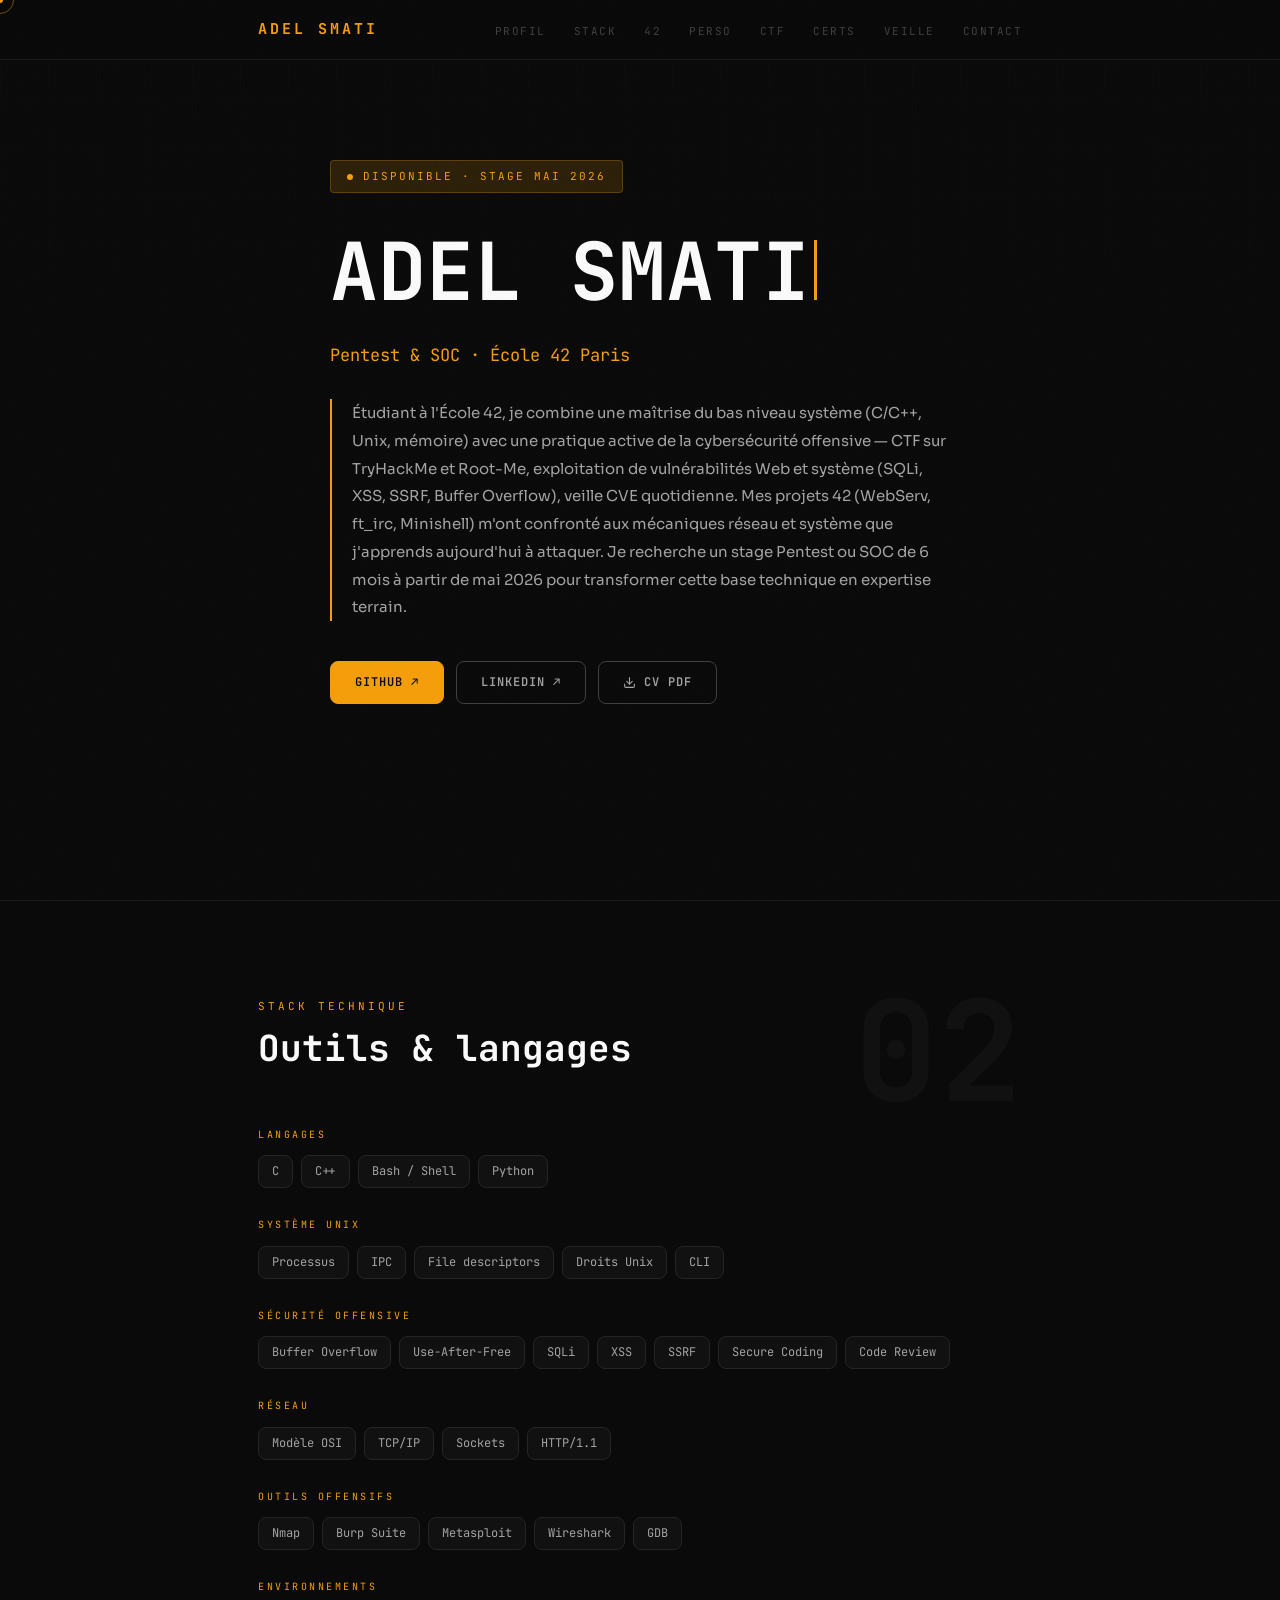
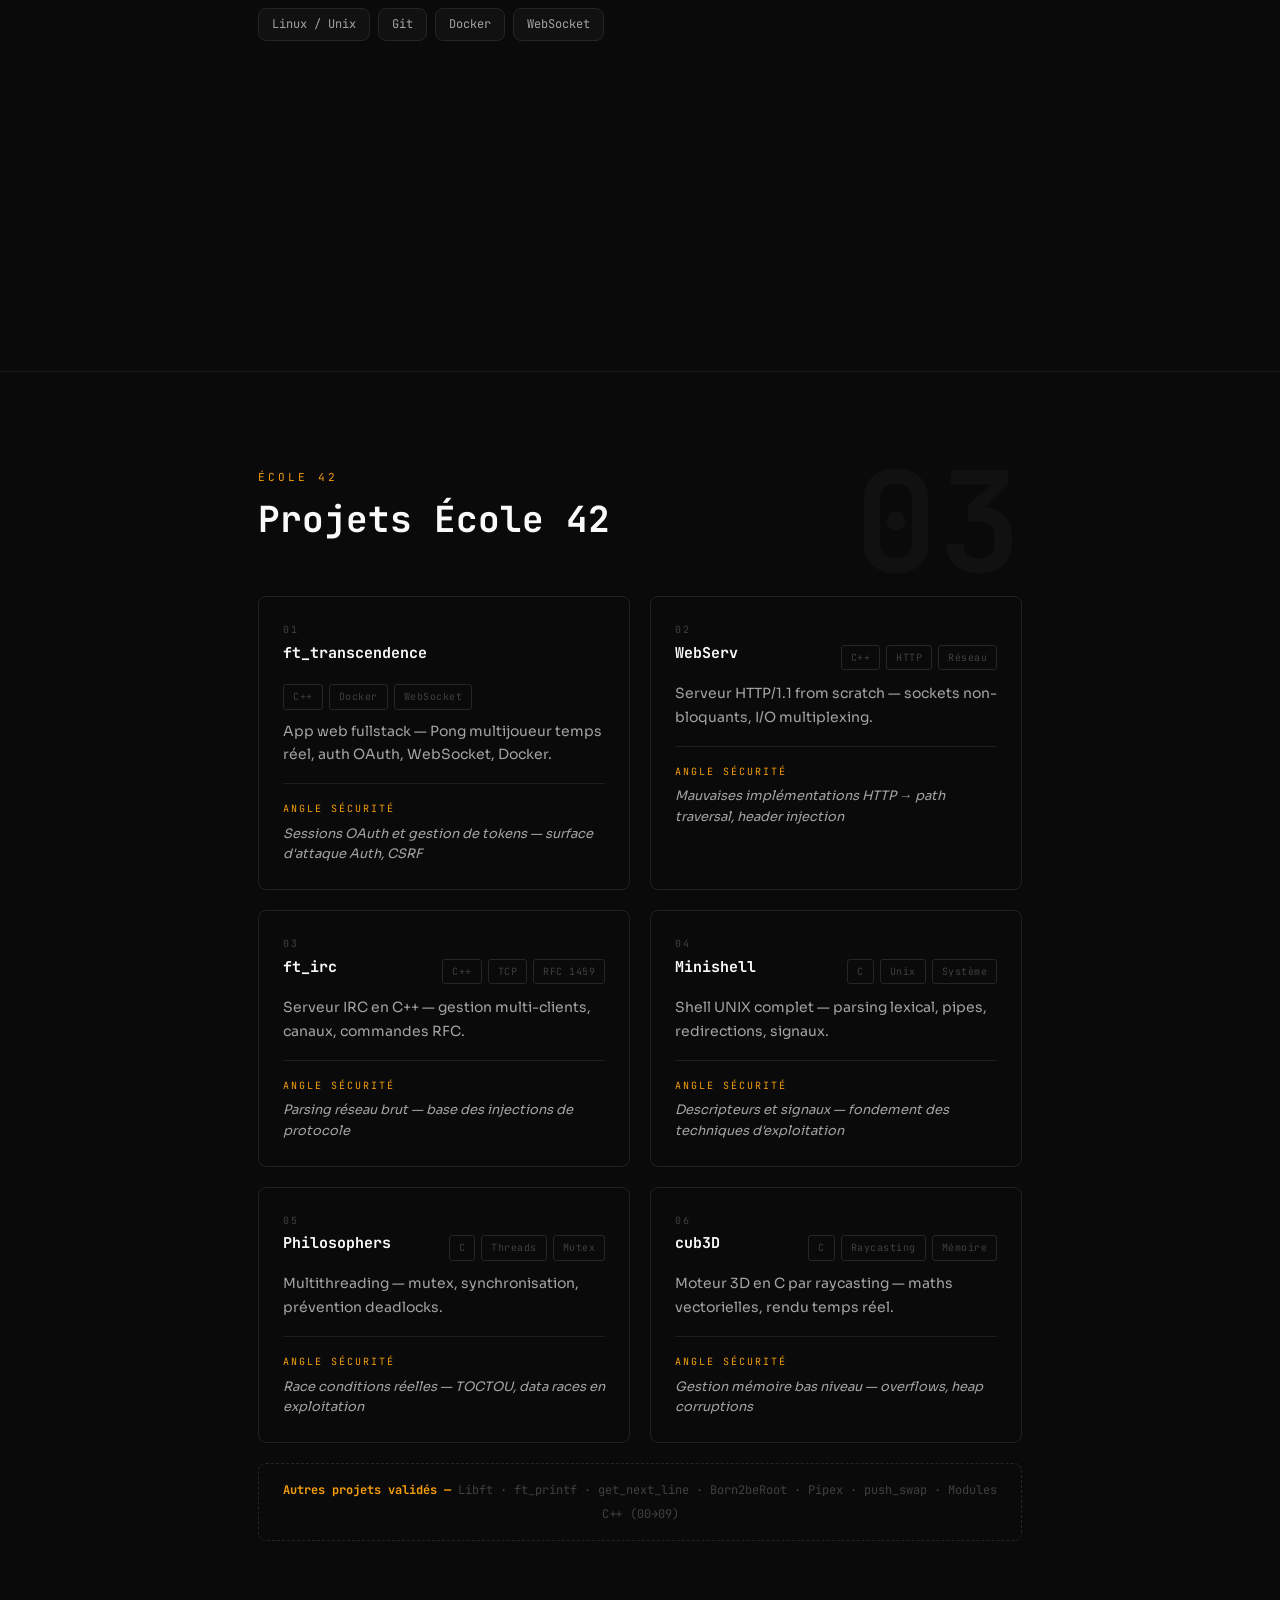
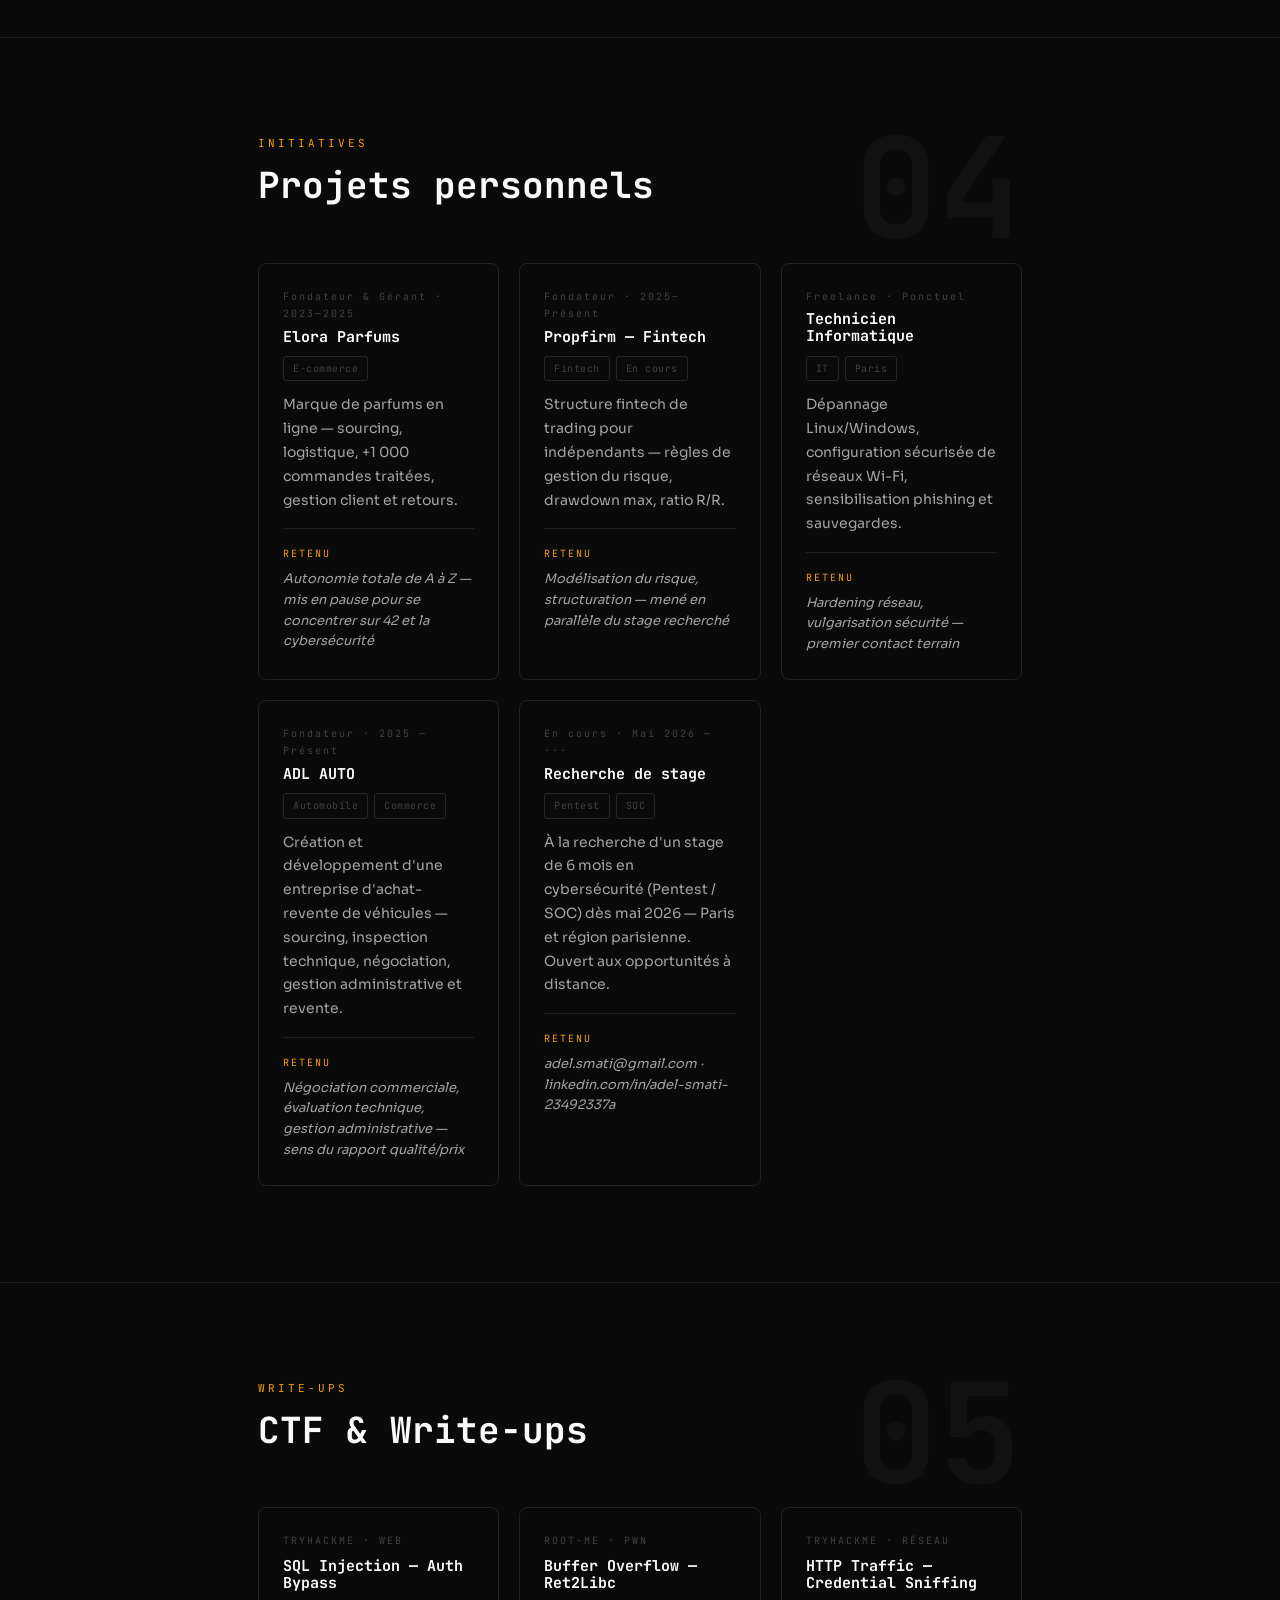
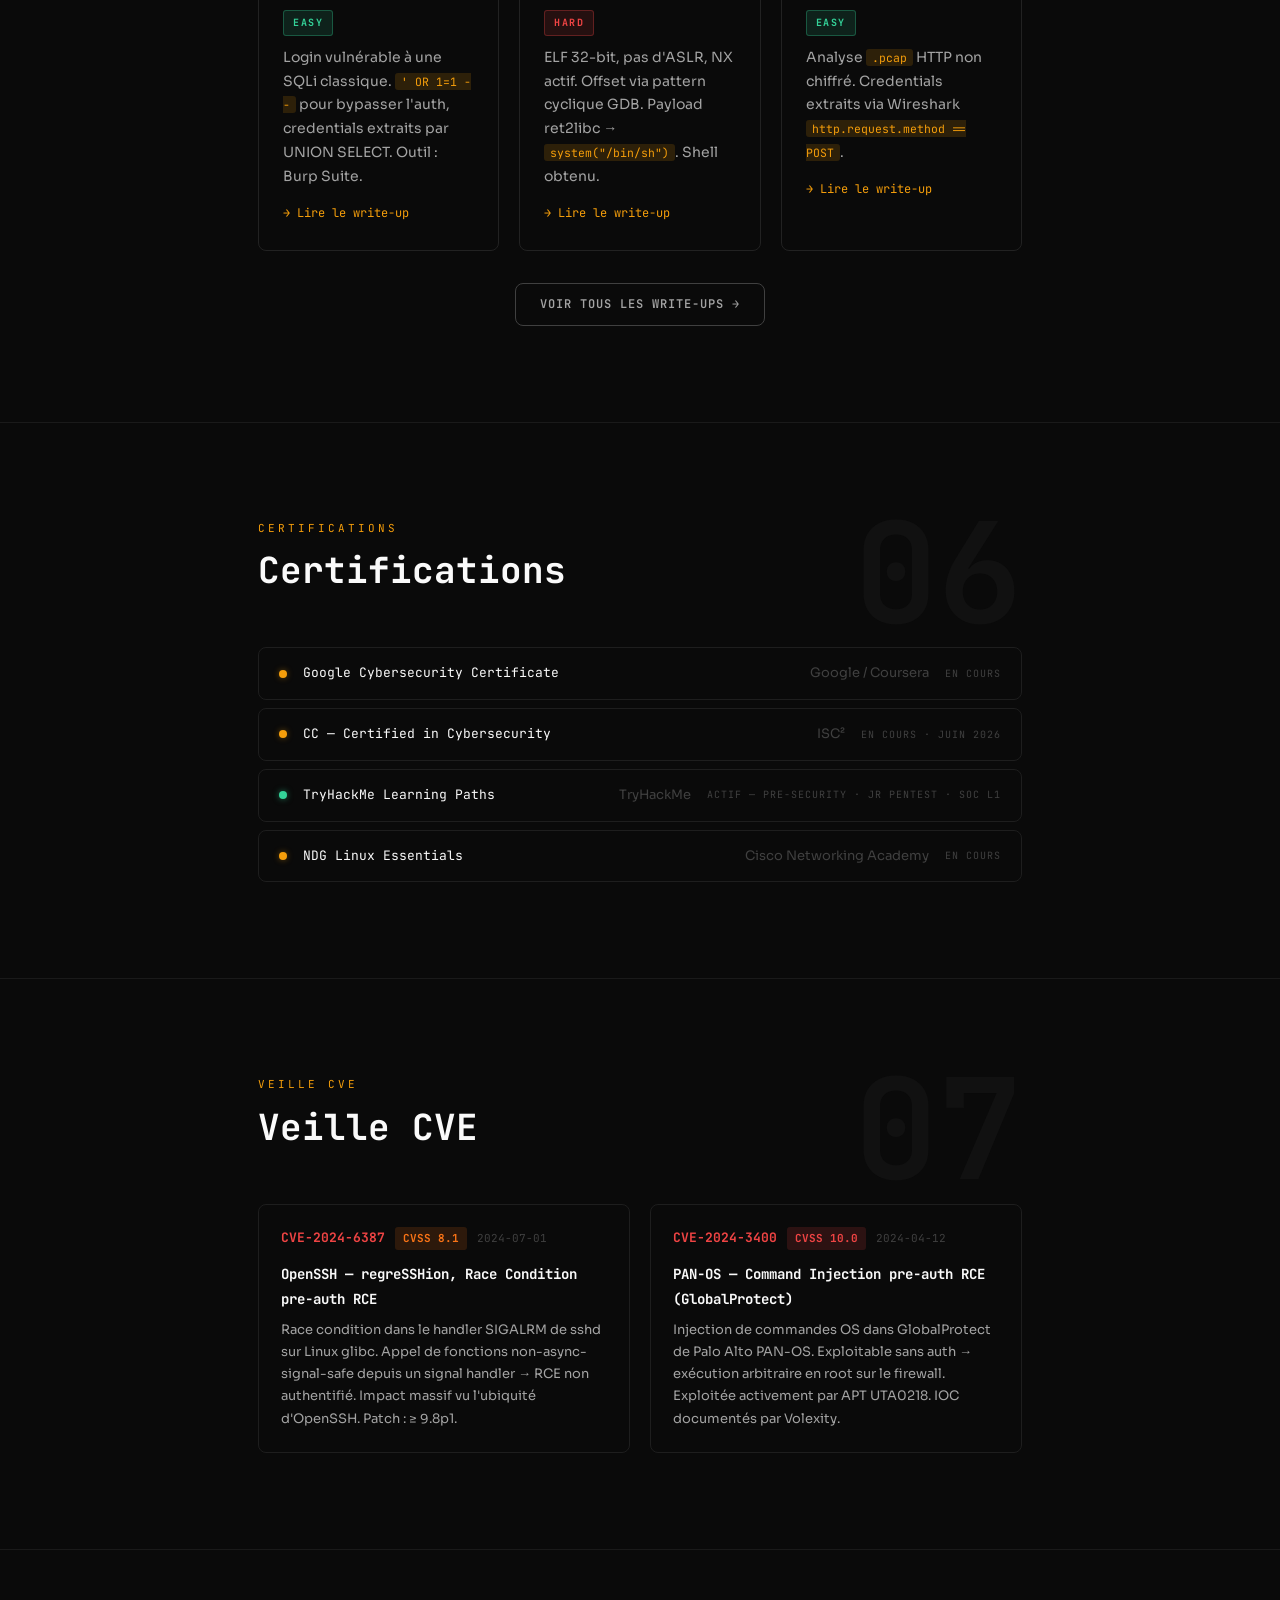
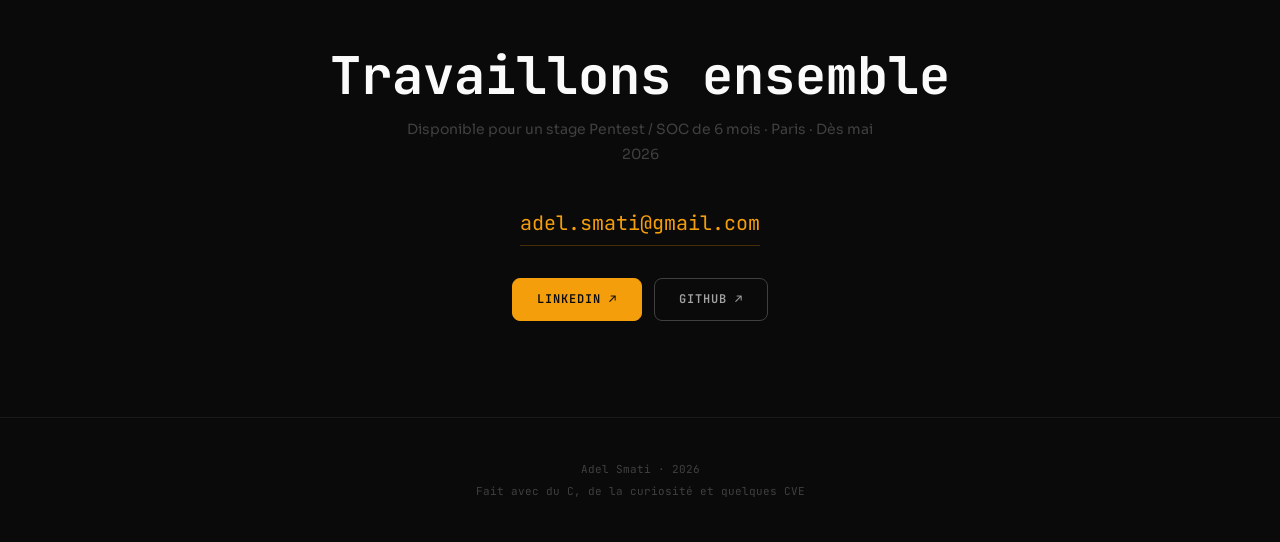
<file: portfolio/versions/v2/index.html>
<!DOCTYPE html>
<html lang="fr">
<head>
  <meta charset="UTF-8" />
  <meta name="viewport" content="width=device-width, initial-scale=1.0" />
  <meta name="description" content="Adel Smati — Stage Cybersécurité Pentest / SOC · École 42 · Paris · Mai 2026" />
  <title>Adel Smati · Pentest & SOC · Stage 2026</title>
  <link rel="preconnect" href="https://fonts.googleapis.com" />
  <link rel="preconnect" href="https://fonts.gstatic.com" crossorigin />
  <link href="https://fonts.googleapis.com/css2?family=JetBrains+Mono:wght@400;600;700&family=Sora:wght@400;500;600&display=swap" rel="stylesheet" />
  <link rel="stylesheet" href="assets/css/main.css" />
  <link rel="stylesheet" href="assets/css/components.css" />
  <link rel="stylesheet" href="assets/css/animations.css" />
</head>
<body>

  <div id="cursor" aria-hidden="true"></div>
  <div id="cursor-ring" aria-hidden="true"></div>

  <!-- NAV -->
  <nav class="nav" aria-label="Navigation principale">
    <div class="nav-inner">
      <a href="#hero" class="nav-logo" aria-label="Retour en haut">ADEL SMATI</a>
      <ul class="nav-links" role="list">
        <li><a href="#profil">Profil</a></li>
        <li><a href="#stack">Stack</a></li>
        <li><a href="#projets">42</a></li>
        <li><a href="#perso">Perso</a></li>
        <li><a href="#ctf">CTF</a></li>
        <li><a href="#certifications">Certs</a></li>
        <li><a href="#veille">Veille</a></li>
        <li><a href="#contact">Contact</a></li>
      </ul>
      <button class="nav-hamburger" id="nav-hamburger" aria-label="Menu" aria-expanded="false" aria-controls="nav-overlay">
        <span></span><span></span><span></span>
      </button>
    </div>
  </nav>

  <div class="nav-overlay" id="nav-overlay" role="dialog" aria-label="Menu">
    <a href="#profil">Profil</a>
    <a href="#stack">Stack</a>
    <a href="#projets">Projets 42</a>
    <a href="#perso">Projets Perso</a>
    <a href="#ctf">CTF</a>
    <a href="#certifications">Certifications</a>
    <a href="#veille">Veille</a>
    <a href="#contact">Contact</a>
  </div>

  <!-- HERO -->
  <section id="hero" aria-labelledby="hero-name">
    <div class="container">
      <div class="avail-badge" aria-label="Disponible stage mai 2026">
        <span class="dot" aria-hidden="true"></span>
        DISPONIBLE · STAGE MAI 2026
      </div>

      <h1 class="hero-h1" id="hero-name" data-text="ADEL SMATI" aria-label="Adel Smati">ADEL SMATI</h1>
      <p class="hero-sub" id="hero-sub">Pentest &amp; SOC · École 42 Paris</p>

      <p class="hero-bio" id="hero-bio">
        Étudiant à l'École 42, je combine une maîtrise du bas niveau système (C/C++, Unix, mémoire) avec une pratique active de la cybersécurité offensive — CTF sur TryHackMe et Root-Me, exploitation de vulnérabilités Web et système (SQLi, XSS, SSRF, Buffer Overflow), veille CVE quotidienne. Mes projets 42 (WebServ, ft_irc, Minishell) m'ont confronté aux mécaniques réseau et système que j'apprends aujourd'hui à attaquer. Je recherche un stage Pentest ou SOC de 6 mois à partir de mai 2026 pour transformer cette base technique en expertise terrain.
      </p>

      <div class="hero-actions" id="hero-actions">
        <a href="https://github.com/adel-smati" target="_blank" rel="noopener noreferrer" class="btn btn-amber" aria-label="GitHub Adel Smati">GitHub ↗</a>
        <a href="https://linkedin.com/in/adel-smati-23492337a" target="_blank" rel="noopener noreferrer" class="btn btn-outline" aria-label="LinkedIn Adel Smati">LinkedIn ↗</a>
        <a href="./cv-adel-smati.pdf" class="btn btn-outline" download aria-label="Télécharger le CV">
          <svg width="13" height="13" viewBox="0 0 24 24" fill="none" stroke="currentColor" stroke-width="2" stroke-linecap="round" stroke-linejoin="round" aria-hidden="true"><path d="M21 15v4a2 2 0 01-2 2H5a2 2 0 01-2-2v-4"/><polyline points="7 10 12 15 17 10"/><line x1="12" y1="15" x2="12" y2="3"/></svg>
          CV PDF
        </a>
      </div>
    </div>
  </section>

  <!-- STACK -->
  <section id="stack" aria-labelledby="stack-title">
    <div class="container">
      <div class="section-header">
        <span class="section-num" aria-hidden="true">02</span>
        <span class="section-label">Stack technique</span>
        <h2 class="section-title" id="stack-title">Outils &amp; langages</h2>
      </div>

      <div class="reveal-stagger" id="profil">
        <div class="skills-group">
          <p class="skills-cat">Langages</p>
          <div class="badges-wrap">
            <span class="badge">C</span><span class="badge">C++</span>
            <span class="badge">Bash / Shell</span><span class="badge">Python</span>
          </div>
        </div>
        <div class="skills-group">
          <p class="skills-cat">Système Unix</p>
          <div class="badges-wrap">
            <span class="badge">Processus</span><span class="badge">IPC</span>
            <span class="badge">File descriptors</span><span class="badge">Droits Unix</span><span class="badge">CLI</span>
          </div>
        </div>
        <div class="skills-group">
          <p class="skills-cat">Sécurité offensive</p>
          <div class="badges-wrap">
            <span class="badge">Buffer Overflow</span><span class="badge">Use-After-Free</span>
            <span class="badge">SQLi</span><span class="badge">XSS</span>
            <span class="badge">SSRF</span><span class="badge">Secure Coding</span><span class="badge">Code Review</span>
          </div>
        </div>
        <div class="skills-group">
          <p class="skills-cat">Réseau</p>
          <div class="badges-wrap">
            <span class="badge">Modèle OSI</span><span class="badge">TCP/IP</span>
            <span class="badge">Sockets</span><span class="badge">HTTP/1.1</span>
          </div>
        </div>
        <div class="skills-group">
          <p class="skills-cat">Outils offensifs</p>
          <div class="badges-wrap">
            <span class="badge">Nmap</span><span class="badge">Burp Suite</span>
            <span class="badge">Metasploit</span><span class="badge">Wireshark</span><span class="badge">GDB</span>
          </div>
        </div>
        <div class="skills-group">
          <p class="skills-cat">Environnements</p>
          <div class="badges-wrap">
            <span class="badge">Linux / Unix</span><span class="badge">Git</span>
            <span class="badge">Docker</span><span class="badge">WebSocket</span>
          </div>
        </div>
        <div class="skills-group" style="margin-top:24px; padding-top:24px; border-top:1px solid #1a1a1a;">
          <p class="skills-cat">Langues</p>
          <div class="badges-wrap">
            <span class="badge">Français — natif</span>
            <span class="badge">Anglais — courant</span>
            <span class="badge">Arabe — courant</span>
          </div>
        </div>
        <div class="skills-group">
          <p class="skills-cat">Atouts</p>
          <div class="badges-wrap">
            <span class="badge">Autonomie</span><span class="badge">Rigueur</span>
            <span class="badge">Résilience</span><span class="badge">Curiosité</span>
          </div>
        </div>
      </div>
    </div>
  </section>

  <!-- PROJETS 42 -->
  <section id="projets" aria-labelledby="projets-title">
    <div class="container">
      <div class="section-header">
        <span class="section-num" aria-hidden="true">03</span>
        <span class="section-label">École 42</span>
        <h2 class="section-title" id="projets-title">Projets École 42</h2>
      </div>

      <div class="grid-2 reveal">
        <article class="card">
          <p class="card-num">01</p>
          <div style="display:flex;justify-content:space-between;align-items:flex-start;gap:12px;flex-wrap:wrap;margin-bottom:10px;">
            <h3 class="card-title">ft_transcendence</h3>
            <div class="tags"><span class="tag">C++</span><span class="tag">Docker</span><span class="tag">WebSocket</span></div>
          </div>
          <p class="card-body">App web fullstack — Pong multijoueur temps réel, auth OAuth, WebSocket, Docker.</p>
          <div class="card-sep"></div>
          <p class="card-sec-label">Angle sécurité</p>
          <p class="card-sec-text">Sessions OAuth et gestion de tokens — surface d'attaque Auth, CSRF</p>
        </article>

        <article class="card">
          <p class="card-num">02</p>
          <div style="display:flex;justify-content:space-between;align-items:flex-start;gap:12px;flex-wrap:wrap;margin-bottom:10px;">
            <h3 class="card-title">WebServ</h3>
            <div class="tags"><span class="tag">C++</span><span class="tag">HTTP</span><span class="tag">Réseau</span></div>
          </div>
          <p class="card-body">Serveur HTTP/1.1 from scratch — sockets non-bloquants, I/O multiplexing.</p>
          <div class="card-sep"></div>
          <p class="card-sec-label">Angle sécurité</p>
          <p class="card-sec-text">Mauvaises implémentations HTTP → path traversal, header injection</p>
        </article>

        <article class="card">
          <p class="card-num">03</p>
          <div style="display:flex;justify-content:space-between;align-items:flex-start;gap:12px;flex-wrap:wrap;margin-bottom:10px;">
            <h3 class="card-title">ft_irc</h3>
            <div class="tags"><span class="tag">C++</span><span class="tag">TCP</span><span class="tag">RFC 1459</span></div>
          </div>
          <p class="card-body">Serveur IRC en C++ — gestion multi-clients, canaux, commandes RFC.</p>
          <div class="card-sep"></div>
          <p class="card-sec-label">Angle sécurité</p>
          <p class="card-sec-text">Parsing réseau brut — base des injections de protocole</p>
        </article>

        <article class="card">
          <p class="card-num">04</p>
          <div style="display:flex;justify-content:space-between;align-items:flex-start;gap:12px;flex-wrap:wrap;margin-bottom:10px;">
            <h3 class="card-title">Minishell</h3>
            <div class="tags"><span class="tag">C</span><span class="tag">Unix</span><span class="tag">Système</span></div>
          </div>
          <p class="card-body">Shell UNIX complet — parsing lexical, pipes, redirections, signaux.</p>
          <div class="card-sep"></div>
          <p class="card-sec-label">Angle sécurité</p>
          <p class="card-sec-text">Descripteurs et signaux — fondement des techniques d'exploitation</p>
        </article>

        <article class="card">
          <p class="card-num">05</p>
          <div style="display:flex;justify-content:space-between;align-items:flex-start;gap:12px;flex-wrap:wrap;margin-bottom:10px;">
            <h3 class="card-title">Philosophers</h3>
            <div class="tags"><span class="tag">C</span><span class="tag">Threads</span><span class="tag">Mutex</span></div>
          </div>
          <p class="card-body">Multithreading — mutex, synchronisation, prévention deadlocks.</p>
          <div class="card-sep"></div>
          <p class="card-sec-label">Angle sécurité</p>
          <p class="card-sec-text">Race conditions réelles — TOCTOU, data races en exploitation</p>
        </article>

        <article class="card">
          <p class="card-num">06</p>
          <div style="display:flex;justify-content:space-between;align-items:flex-start;gap:12px;flex-wrap:wrap;margin-bottom:10px;">
            <h3 class="card-title">cub3D</h3>
            <div class="tags"><span class="tag">C</span><span class="tag">Raycasting</span><span class="tag">Mémoire</span></div>
          </div>
          <p class="card-body">Moteur 3D en C par raycasting — maths vectorielles, rendu temps réel.</p>
          <div class="card-sep"></div>
          <p class="card-sec-label">Angle sécurité</p>
          <p class="card-sec-text">Gestion mémoire bas niveau — overflows, heap corruptions</p>
        </article>
      </div>

      <p class="extra-projects">
        <strong>Autres projets validés —</strong>
        Libft · ft_printf · get_next_line · Born2beRoot · Pipex · push_swap · Modules C++ (00→09)
      </p>
    </div>
  </section>

  <!-- PROJETS PERSO -->
  <section id="perso" aria-labelledby="perso-title">
    <div class="container">
      <div class="section-header">
        <span class="section-num" aria-hidden="true">04</span>
        <span class="section-label">Initiatives</span>
        <h2 class="section-title" id="perso-title">Projets personnels</h2>
      </div>

      <div class="grid-3 reveal">
        <article class="card">
          <p class="card-num">Fondateur &amp; Gérant · 2023—2025</p>
          <h3 class="card-title">Elora Parfums</h3>
          <div class="tags" style="margin-bottom:12px;"><span class="tag">E-commerce</span></div>
          <p class="card-body">Marque de parfums en ligne — sourcing, logistique, +1 000 commandes traitées, gestion client et retours.</p>
          <div class="card-sep"></div>
          <p class="card-sec-label">Retenu</p>
          <p class="card-sec-text">Autonomie totale de A à Z — mis en pause pour se concentrer sur 42 et la cybersécurité</p>
        </article>

        <article class="card">
          <p class="card-num">Fondateur · 2025—Présent</p>
          <h3 class="card-title">Propfirm — Fintech</h3>
          <div class="tags" style="margin-bottom:12px;"><span class="tag">Fintech</span><span class="tag">En cours</span></div>
          <p class="card-body">Structure fintech de trading pour indépendants — règles de gestion du risque, drawdown max, ratio R/R.</p>
          <div class="card-sep"></div>
          <p class="card-sec-label">Retenu</p>
          <p class="card-sec-text">Modélisation du risque, structuration — mené en parallèle du stage recherché</p>
        </article>

        <article class="card">
          <p class="card-num">Freelance · Ponctuel</p>
          <h3 class="card-title">Technicien Informatique</h3>
          <div class="tags" style="margin-bottom:12px;"><span class="tag">IT</span><span class="tag">Paris</span></div>
          <p class="card-body">Dépannage Linux/Windows, configuration sécurisée de réseaux Wi-Fi, sensibilisation phishing et sauvegardes.</p>
          <div class="card-sep"></div>
          <p class="card-sec-label">Retenu</p>
          <p class="card-sec-text">Hardening réseau, vulgarisation sécurité — premier contact terrain</p>
        </article>

        <article class="card">
          <p class="card-num">Fondateur · 2025 — Présent</p>
          <h3 class="card-title">ADL AUTO</h3>
          <div class="tags" style="margin-bottom:12px;"><span class="tag">Automobile</span><span class="tag">Commerce</span></div>
          <p class="card-body">Création et développement d'une entreprise d'achat-revente de véhicules — sourcing, inspection technique, négociation, gestion administrative et revente.</p>
          <div class="card-sep"></div>
          <p class="card-sec-label">Retenu</p>
          <p class="card-sec-text">Négociation commerciale, évaluation technique, gestion administrative — sens du rapport qualité/prix</p>
        </article>

        <article class="card">
          <p class="card-num">En cours · Mai 2026 — ···</p>
          <h3 class="card-title">Recherche de stage</h3>
          <div class="tags" style="margin-bottom:12px;"><span class="tag">Pentest</span><span class="tag">SOC</span></div>
          <p class="card-body">À la recherche d'un stage de 6 mois en cybersécurité (Pentest / SOC) dès mai 2026 — Paris et région parisienne. Ouvert aux opportunités à distance.</p>
          <div class="card-sep"></div>
          <p class="card-sec-label">Retenu</p>
          <p class="card-sec-text">adel.smati@gmail.com · linkedin.com/in/adel-smati-23492337a</p>
        </article>
      </div>
    </div>
  </section>

  <!-- CTF -->
  <section id="ctf" aria-labelledby="ctf-title">
    <div class="container">
      <div class="section-header">
        <span class="section-num" aria-hidden="true">05</span>
        <span class="section-label">Write-ups</span>
        <h2 class="section-title" id="ctf-title">CTF &amp; Write-ups</h2>
      </div>

      <div class="grid-3 reveal">
        <article class="card writeup-card" data-category="Web">
          <p class="platform-tag">TryHackMe · Web</p>
          <div style="display:flex;justify-content:space-between;align-items:flex-start;gap:8px;flex-wrap:wrap;margin-bottom:10px;">
            <h3 class="card-title">SQL Injection — Auth Bypass</h3>
            <span class="diff diff-easy">EASY</span>
          </div>
          <p class="card-body">Login vulnérable à une SQLi classique. <code>' OR 1=1 --</code> pour bypasser l'auth, credentials extraits par UNION SELECT. Outil : Burp Suite.</p>
          <a href="#" class="writeup-link" aria-label="Lire le write-up">→ Lire le write-up</a>
        </article>

        <article class="card writeup-card" data-category="Pwn">
          <p class="platform-tag">Root-Me · Pwn</p>
          <div style="display:flex;justify-content:space-between;align-items:flex-start;gap:8px;flex-wrap:wrap;margin-bottom:10px;">
            <h3 class="card-title">Buffer Overflow — Ret2Libc</h3>
            <span class="diff diff-hard">HARD</span>
          </div>
          <p class="card-body">ELF 32-bit, pas d'ASLR, NX actif. Offset via pattern cyclique GDB. Payload ret2libc → <code>system("/bin/sh")</code>. Shell obtenu.</p>
          <a href="#" class="writeup-link" aria-label="Lire le write-up">→ Lire le write-up</a>
        </article>

        <article class="card writeup-card" data-category="Réseau">
          <p class="platform-tag">TryHackMe · Réseau</p>
          <div style="display:flex;justify-content:space-between;align-items:flex-start;gap:8px;flex-wrap:wrap;margin-bottom:10px;">
            <h3 class="card-title">HTTP Traffic — Credential Sniffing</h3>
            <span class="diff diff-easy">EASY</span>
          </div>
          <p class="card-body">Analyse <code>.pcap</code> HTTP non chiffré. Credentials extraits via Wireshark <code>http.request.method == POST</code>.</p>
          <a href="#" class="writeup-link" aria-label="Lire le write-up">→ Lire le write-up</a>
        </article>
      </div>

      <!-- WRITEUP_INSERT -->

      <div style="text-align:center;margin-top:32px;">
        <a href="./writeups/" class="btn btn-outline" aria-label="Voir tous les write-ups">Voir tous les write-ups →</a>
      </div>
    </div>
  </section>

  <!-- CERTIFICATIONS -->
  <section id="certifications" aria-labelledby="cert-title">
    <div class="container">
      <div class="section-header">
        <span class="section-num" aria-hidden="true">06</span>
        <span class="section-label">Certifications</span>
        <h2 class="section-title" id="cert-title">Certifications</h2>
      </div>

      <div class="cert-list reveal-stagger">
        <div class="cert-item">
          <div class="dot in-progress" aria-label="En cours"></div>
          <span class="cert-name">Google Cybersecurity Certificate</span>
          <span class="cert-org">Google / Coursera</span>
          <span class="cert-status">En cours</span>
        </div>
        <div class="cert-item">
          <div class="dot in-progress" aria-label="En cours"></div>
          <span class="cert-name">CC — Certified in Cybersecurity</span>
          <span class="cert-org">ISC²</span>
          <span class="cert-status">En cours · Juin 2026</span>
        </div>
        <div class="cert-item">
          <div class="dot active" aria-label="Actif"></div>
          <span class="cert-name">TryHackMe Learning Paths</span>
          <span class="cert-org">TryHackMe</span>
          <span class="cert-status">Actif — Pre-Security · Jr Pentest · SOC L1</span>
        </div>
        <div class="cert-item">
          <div class="dot in-progress" aria-label="En cours"></div>
          <span class="cert-name">NDG Linux Essentials</span>
          <span class="cert-org">Cisco Networking Academy</span>
          <span class="cert-status">En cours</span>
        </div>
      </div>
    </div>
  </section>

  <!-- VEILLE CVE -->
  <section id="veille" aria-labelledby="veille-title">
    <div class="container">
      <div class="section-header">
        <span class="section-num" aria-hidden="true">07</span>
        <span class="section-label">Veille CVE</span>
        <h2 class="section-title" id="veille-title">Veille CVE</h2>
      </div>

      <div class="grid-2 reveal">
        <div class="cve-card">
          <div class="cve-meta">
            <span class="cve-id">CVE-2024-6387</span>
            <span class="cvss cvss-high">CVSS 8.1</span>
            <span class="cve-date">2024-07-01</span>
          </div>
          <p class="cve-title">OpenSSH — regreSSHion, Race Condition pre-auth RCE</p>
          <p class="cve-body">Race condition dans le handler SIGALRM de sshd sur Linux glibc. Appel de fonctions non-async-signal-safe depuis un signal handler → RCE non authentifié. Impact massif vu l'ubiquité d'OpenSSH. Patch : ≥ 9.8p1.</p>
        </div>

        <div class="cve-card">
          <div class="cve-meta">
            <span class="cve-id">CVE-2024-3400</span>
            <span class="cvss cvss-critical">CVSS 10.0</span>
            <span class="cve-date">2024-04-12</span>
          </div>
          <p class="cve-title">PAN-OS — Command Injection pre-auth RCE (GlobalProtect)</p>
          <p class="cve-body">Injection de commandes OS dans GlobalProtect de Palo Alto PAN-OS. Exploitable sans auth → exécution arbitraire en root sur le firewall. Exploitée activement par APT UTA0218. IOC documentés par Volexity.</p>
        </div>
      </div>

      <!-- VEILLE_INSERT -->
    </div>
  </section>

  <!-- CONTACT -->
  <section id="contact" aria-labelledby="contact-title">
    <div class="container">
      <h2 class="contact-title" id="contact-title">Travaillons ensemble</h2>
      <p class="contact-sub">Disponible pour un stage Pentest / SOC de 6 mois · Paris · Dès mai 2026</p>
      <a href="mailto:adel.smati@gmail.com" class="contact-email" aria-label="Email Adel Smati">adel.smati@gmail.com</a>
      <div class="contact-actions">
        <a href="https://linkedin.com/in/adel-smati-23492337a" target="_blank" rel="noopener noreferrer" class="btn btn-amber" aria-label="LinkedIn">LinkedIn ↗</a>
        <a href="https://github.com/adel-smati" target="_blank" rel="noopener noreferrer" class="btn btn-outline" aria-label="GitHub">GitHub ↗</a>
      </div>
    </div>
  </section>

  <footer>
    <div class="container">
      <p>Adel Smati · 2026</p>
      <p>Fait avec du C, de la curiosité et quelques CVE</p>
    </div>
  </footer>

  <script src="assets/js/main.js"></script>
</body>
</html>
</file>
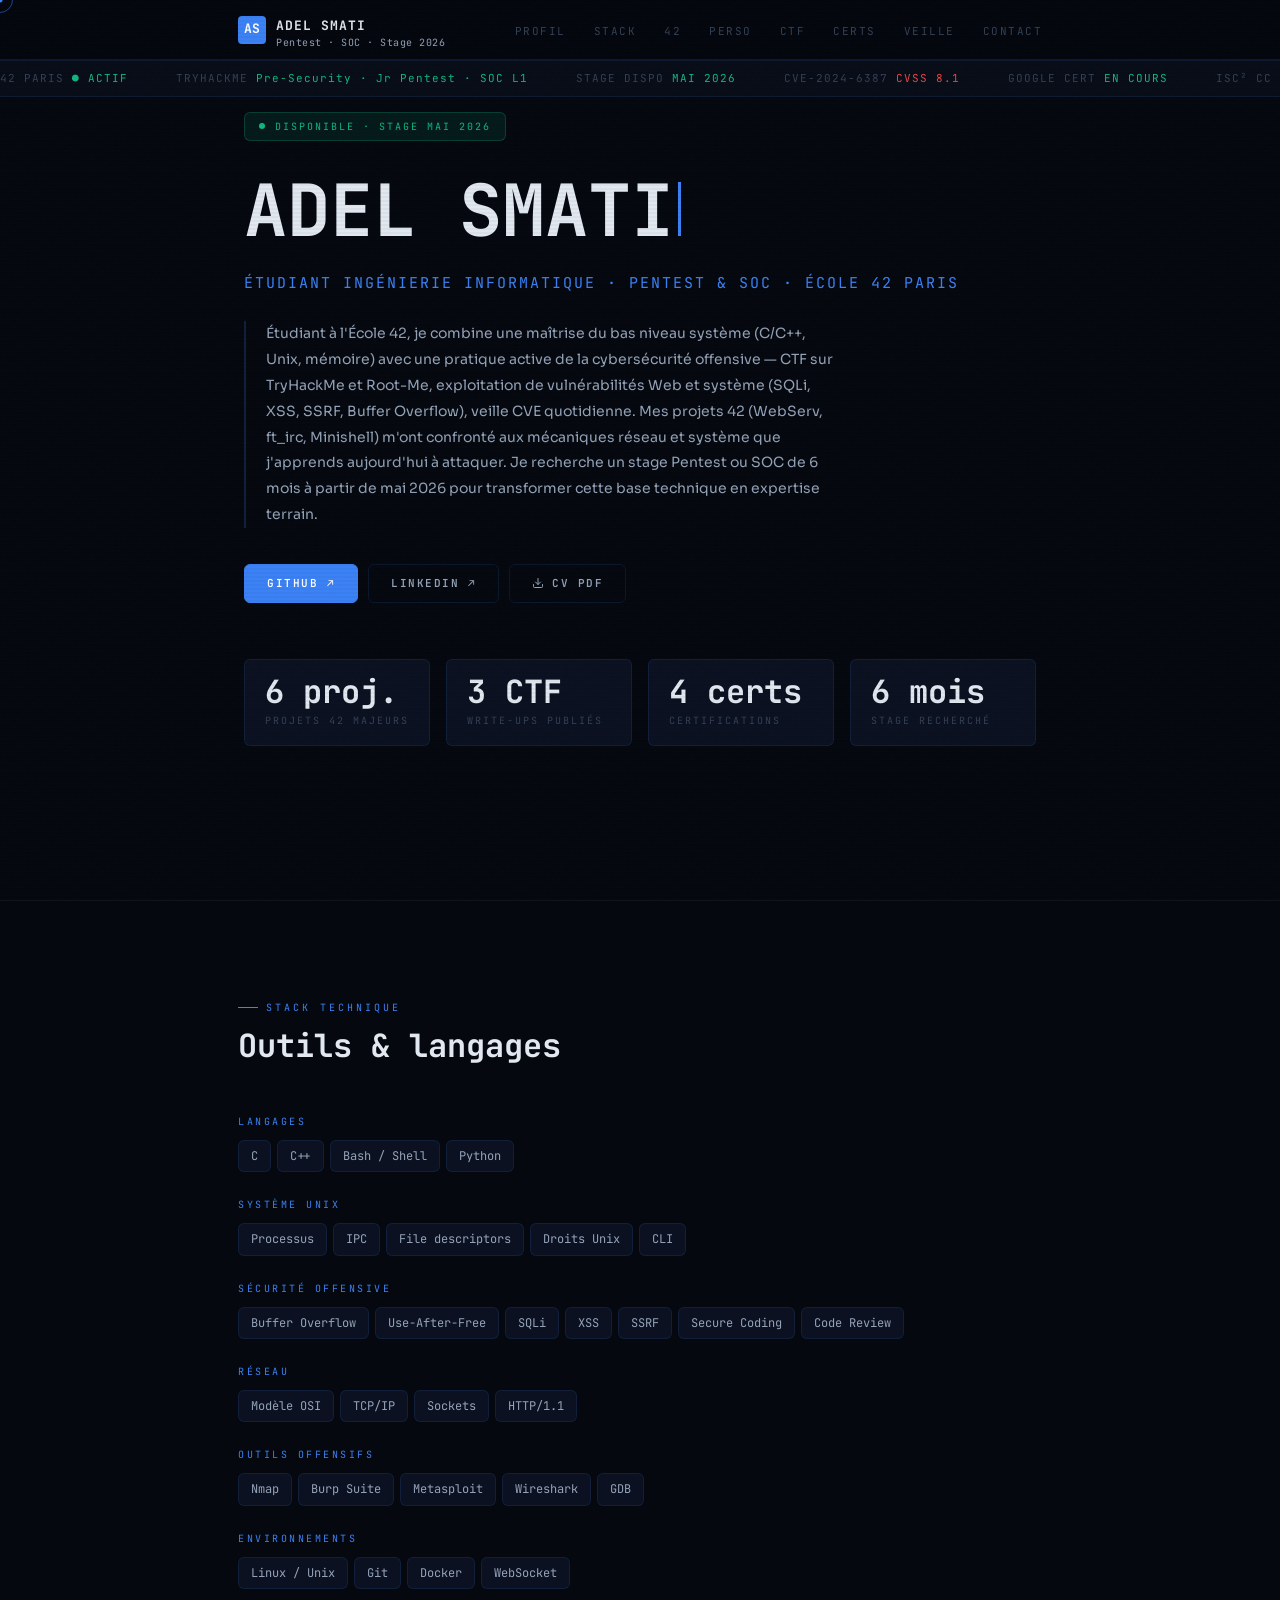
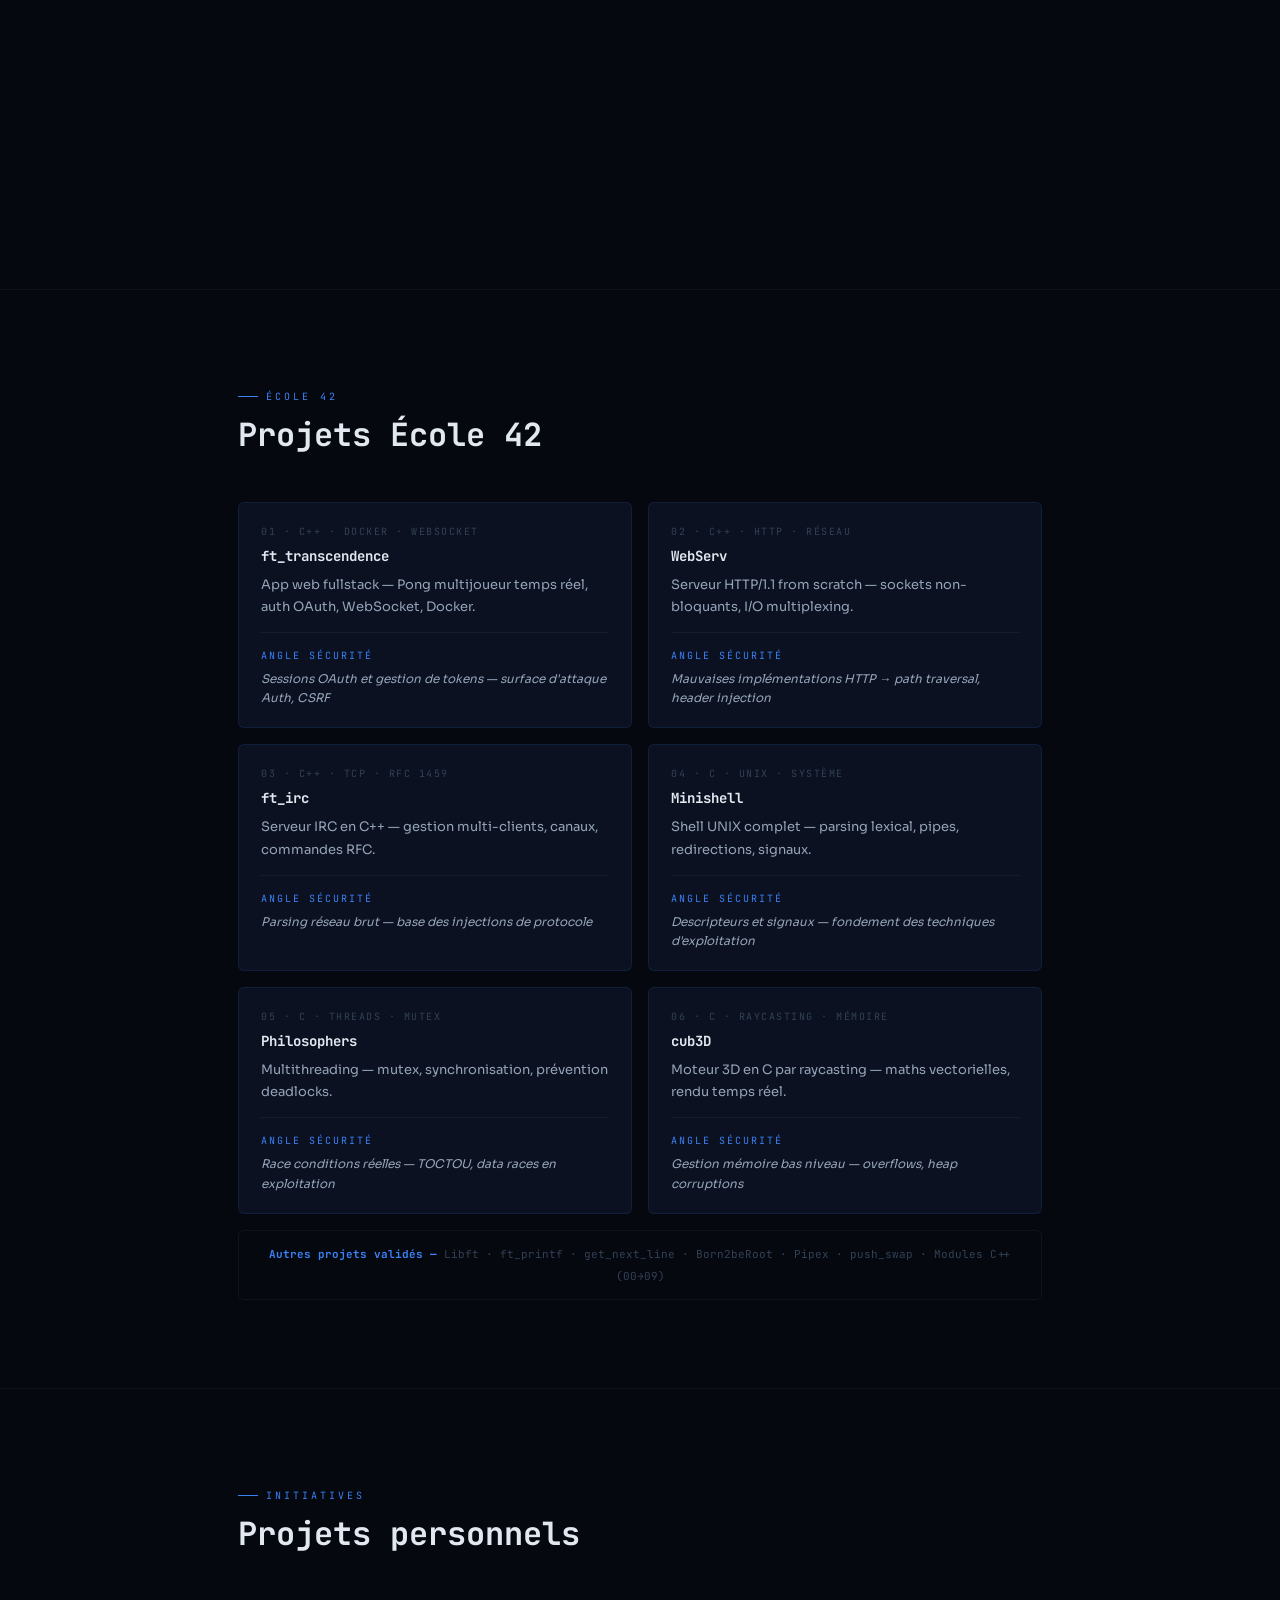
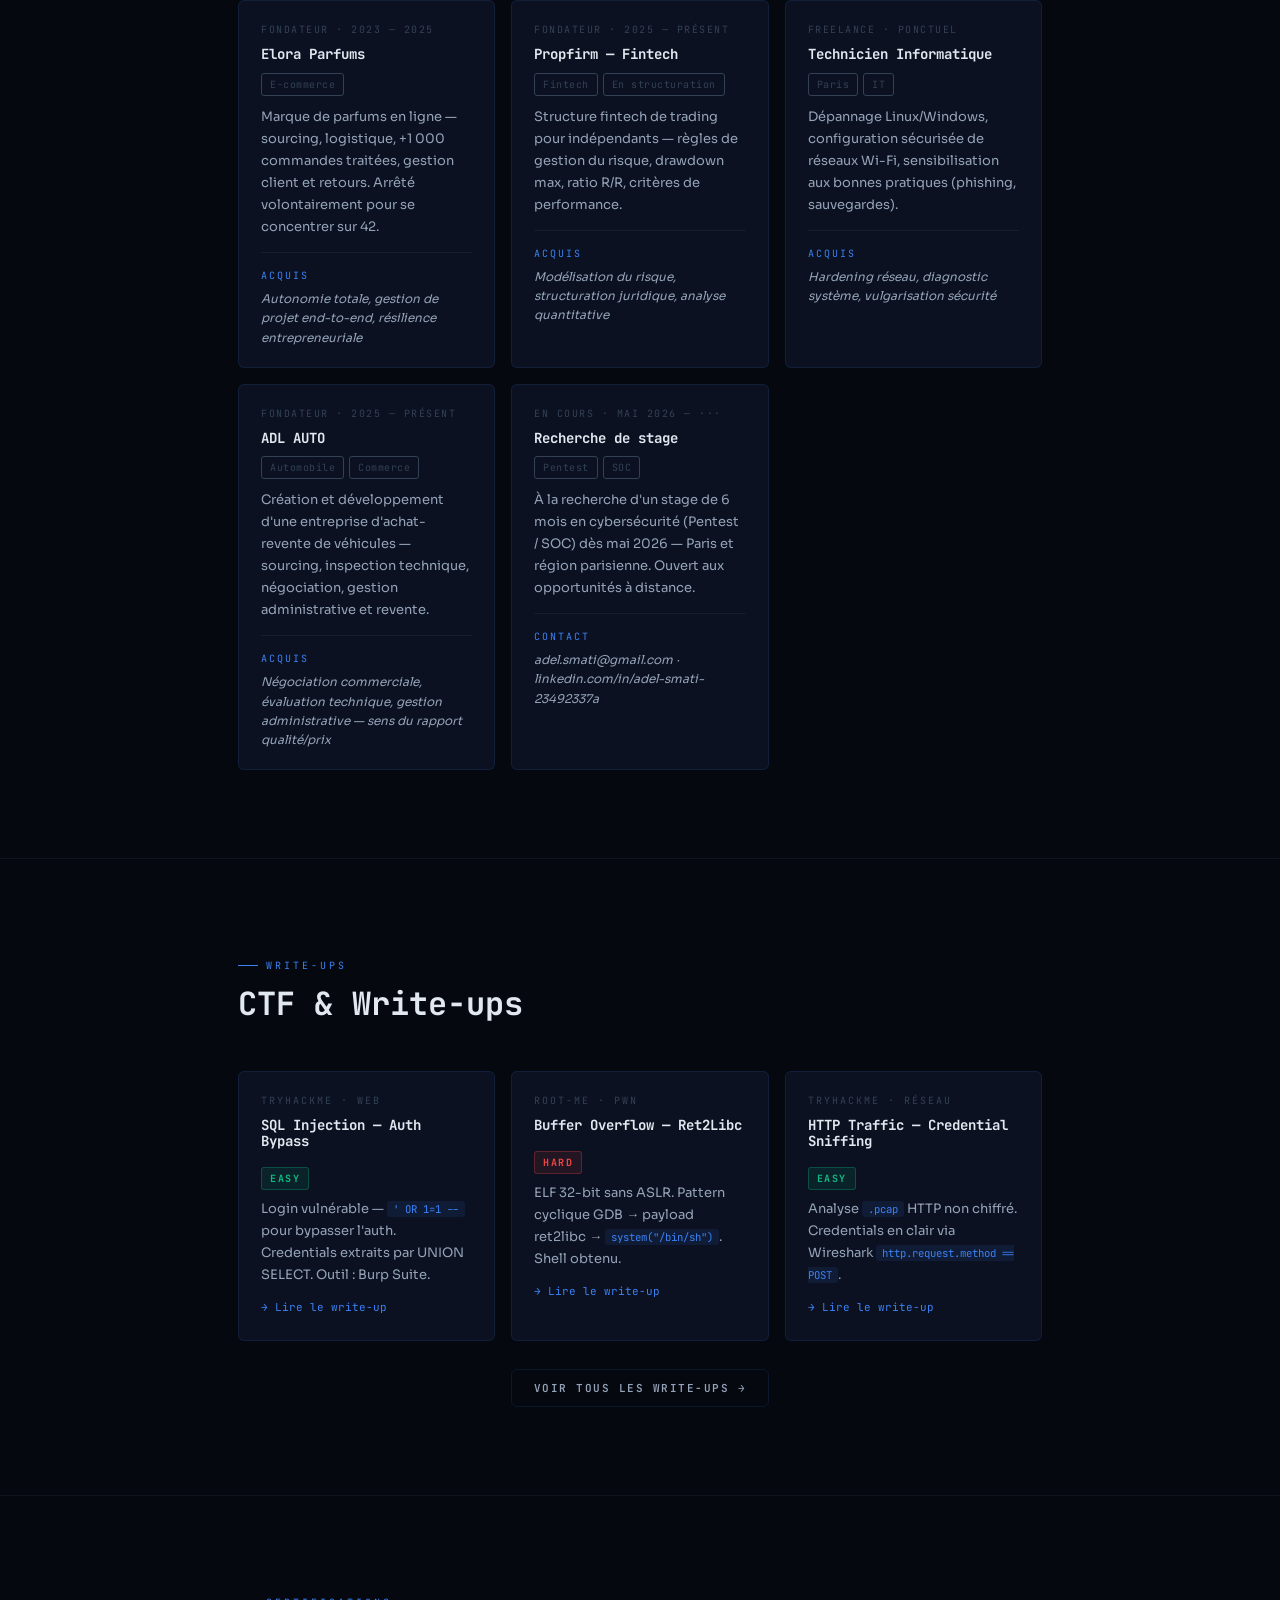
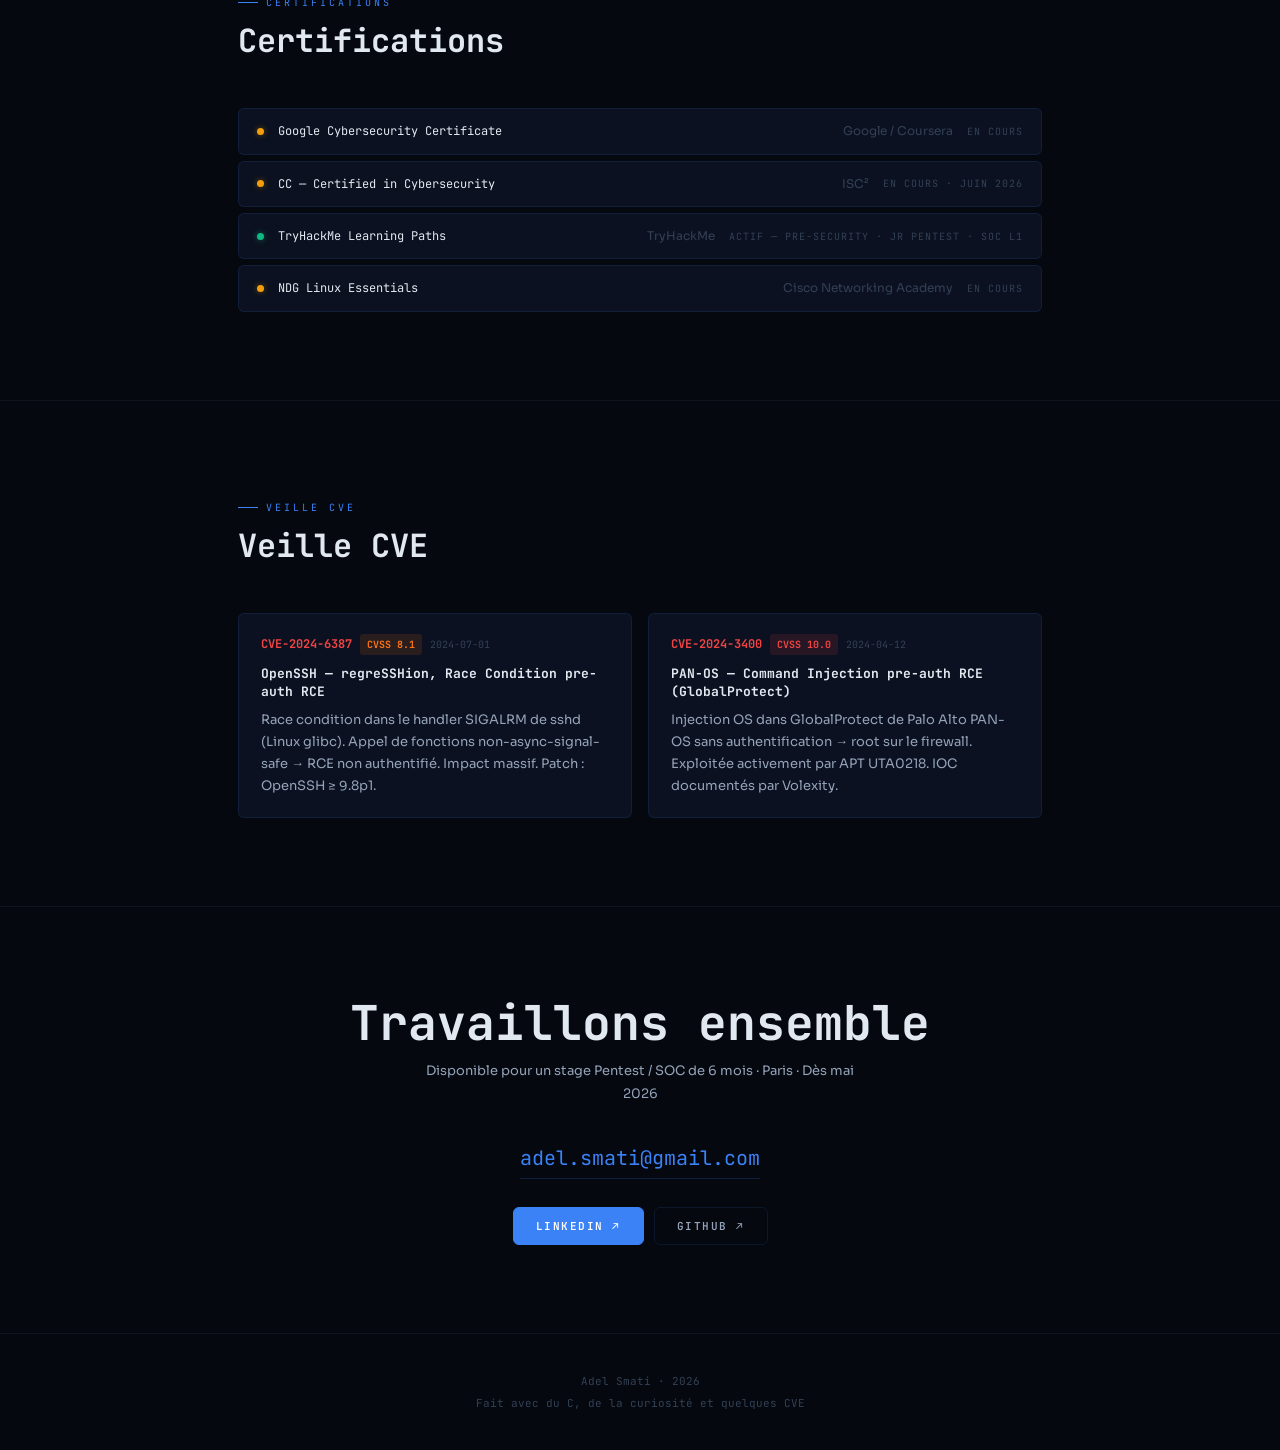
<file: portfolio/versions/v3/index.html>
<!DOCTYPE html>
<html lang="fr">
<head>
  <meta charset="UTF-8" />
  <meta name="viewport" content="width=device-width, initial-scale=1.0" />
  <meta name="description" content="Adel Smati — Stage Cybersécurité Pentest / SOC · École 42 · Paris · Mai 2026" />
  <title>Adel Smati · Pentest & SOC · Stage 2026</title>
  <link rel="preconnect" href="https://fonts.googleapis.com" />
  <link rel="preconnect" href="https://fonts.gstatic.com" crossorigin />
  <link href="https://fonts.googleapis.com/css2?family=JetBrains+Mono:wght@400;600;700&family=Sora:wght@400;500;600&display=swap" rel="stylesheet" />
  <link rel="stylesheet" href="assets/css/main.css" />
  <link rel="stylesheet" href="assets/css/components.css" />
</head>
<body>

  <div id="cursor" aria-hidden="true"></div>
  <div id="cursor-ring" aria-hidden="true"></div>

  <!-- NAV -->
  <nav class="nav" aria-label="Navigation principale">
    <div class="nav-inner">
      <a href="#hero" class="nav-logo" aria-label="Accueil">
        <div class="nav-logo-mark" aria-hidden="true">AS</div>
        <div>
          <span class="nav-logo-text">ADEL SMATI</span>
          <span class="nav-logo-sub">Pentest · SOC · Stage 2026</span>
        </div>
      </a>
      <ul class="nav-links" role="list">
        <li><a href="#profil">Profil</a></li>
        <li><a href="#stack">Stack</a></li>
        <li><a href="#projets">42</a></li>
        <li><a href="#perso">Perso</a></li>
        <li><a href="#ctf">CTF</a></li>
        <li><a href="#certifications">Certs</a></li>
        <li><a href="#veille">Veille</a></li>
        <li><a href="#contact">Contact</a></li>
      </ul>
      <button class="nav-hamburger" id="nav-hamburger" aria-label="Menu" aria-expanded="false" aria-controls="nav-overlay">
        <span></span><span></span><span></span>
      </button>
    </div>
  </nav>

  <div class="nav-overlay" id="nav-overlay" role="dialog" aria-label="Menu">
    <a href="#profil">Profil</a>
    <a href="#stack">Stack</a>
    <a href="#projets">Projets 42</a>
    <a href="#perso">Projets Perso</a>
    <a href="#ctf">CTF</a>
    <a href="#certifications">Certifications</a>
    <a href="#veille">Veille</a>
    <a href="#contact">Contact</a>
  </div>

  <!-- TICKER BAND -->
  <div class="ticker-band" style="position:fixed;top:var(--nav-h);left:0;right:0;z-index:999;" aria-hidden="true">
    <div class="ticker-track">
      <span class="ticker-item"><span class="label">42 PARIS</span> <span class="up">● ACTIF</span></span>
      <span class="ticker-item"><span class="label">TRYHACKME</span> <span class="up">Pre-Security · Jr Pentest · SOC L1</span></span>
      <span class="ticker-item"><span class="label">STAGE DISPO</span> <span class="up">MAI 2026</span></span>
      <span class="ticker-item"><span class="label">CVE-2024-6387</span> <span style="color:var(--red)">CVSS 8.1</span></span>
      <span class="ticker-item"><span class="label">GOOGLE CERT</span> <span class="up">EN COURS</span></span>
      <span class="ticker-item"><span class="label">ISC² CC</span> <span class="up">JUIN 2026</span></span>
      <span class="ticker-item"><span class="label">BURP SUITE</span> <span class="up">● OPÉRATIONNEL</span></span>
      <span class="ticker-item"><span class="label">ROOT-ME</span> <span class="up">PWN · WEB · RÉSEAU</span></span>
      <!-- duplicate for seamless loop -->
      <span class="ticker-item"><span class="label">42 PARIS</span> <span class="up">● ACTIF</span></span>
      <span class="ticker-item"><span class="label">TRYHACKME</span> <span class="up">Pre-Security · Jr Pentest · SOC L1</span></span>
      <span class="ticker-item"><span class="label">STAGE DISPO</span> <span class="up">MAI 2026</span></span>
      <span class="ticker-item"><span class="label">CVE-2024-6387</span> <span style="color:var(--red)">CVSS 8.1</span></span>
      <span class="ticker-item"><span class="label">GOOGLE CERT</span> <span class="up">EN COURS</span></span>
      <span class="ticker-item"><span class="label">ISC² CC</span> <span class="up">JUIN 2026</span></span>
      <span class="ticker-item"><span class="label">BURP SUITE</span> <span class="up">● OPÉRATIONNEL</span></span>
      <span class="ticker-item"><span class="label">ROOT-ME</span> <span class="up">PWN · WEB · RÉSEAU</span></span>
    </div>
  </div>

  <!-- HERO -->
  <section id="hero" aria-labelledby="hero-name" style="padding-top: calc(var(--nav-h) + 32px);">
    <div class="container">
      <div class="avail-badge" aria-label="Disponible stage mai 2026">
        <span class="dot" aria-hidden="true"></span>
        DISPONIBLE · STAGE MAI 2026
      </div>

      <h1 class="hero-h1" id="hero-name" data-text="ADEL SMATI" aria-label="Adel Smati">ADEL SMATI</h1>
      <p class="hero-sub" id="hero-sub">Étudiant Ingénierie Informatique · Pentest &amp; SOC · École 42 Paris</p>

      <p class="hero-bio" id="hero-bio">
        Étudiant à l'École 42, je combine une maîtrise du bas niveau système (C/C++, Unix, mémoire) avec une pratique active de la cybersécurité offensive — CTF sur TryHackMe et Root-Me, exploitation de vulnérabilités Web et système (SQLi, XSS, SSRF, Buffer Overflow), veille CVE quotidienne. Mes projets 42 (WebServ, ft_irc, Minishell) m'ont confronté aux mécaniques réseau et système que j'apprends aujourd'hui à attaquer. Je recherche un stage Pentest ou SOC de 6 mois à partir de mai 2026 pour transformer cette base technique en expertise terrain.
      </p>

      <div class="hero-actions" id="hero-actions">
        <a href="https://github.com/adel-smati" target="_blank" rel="noopener noreferrer" class="btn btn-blue" aria-label="GitHub">GitHub ↗</a>
        <a href="https://linkedin.com/in/adel-smati-23492337a" target="_blank" rel="noopener noreferrer" class="btn btn-outline" aria-label="LinkedIn">LinkedIn ↗</a>
        <a href="./cv-adel-smati.pdf" class="btn btn-outline" download aria-label="Télécharger CV">
          <svg width="12" height="12" viewBox="0 0 24 24" fill="none" stroke="currentColor" stroke-width="2" stroke-linecap="round" stroke-linejoin="round" aria-hidden="true"><path d="M21 15v4a2 2 0 01-2 2H5a2 2 0 01-2-2v-4"/><polyline points="7 10 12 15 17 10"/><line x1="12" y1="15" x2="12" y2="3"/></svg>
          CV PDF
        </a>
      </div>

      <!-- STATS ROW -->
      <div class="stats-row" style="margin-top:56px;">
        <div class="stat-card">
          <div class="stat-value" data-target="6" data-suffix=" proj.">0</div>
          <div class="stat-label">Projets 42 majeurs</div>
        </div>
        <div class="stat-card">
          <div class="stat-value" data-target="3" data-suffix=" CTF">0</div>
          <div class="stat-label">Write-ups publiés</div>
        </div>
        <div class="stat-card">
          <div class="stat-value" data-target="4" data-suffix=" certs">0</div>
          <div class="stat-label">Certifications</div>
        </div>
        <div class="stat-card">
          <div class="stat-value" data-target="6" data-suffix=" mois">0</div>
          <div class="stat-label">Stage recherché</div>
        </div>
      </div>
    </div>
  </section>

  <!-- STACK -->
  <section id="stack" aria-labelledby="stack-title" style="padding-top: 88px;">
    <div class="container">
      <div class="section-header">
        <span class="section-label">Stack technique</span>
        <h2 class="section-title" id="stack-title">Outils &amp; langages</h2>
      </div>

      <div class="reveal-stagger" id="profil">
        <div class="skills-group">
          <p class="skills-cat">Langages</p>
          <div class="badges-wrap">
            <span class="badge">C</span><span class="badge">C++</span>
            <span class="badge">Bash / Shell</span><span class="badge">Python</span>
          </div>
        </div>
        <div class="skills-group">
          <p class="skills-cat">Système Unix</p>
          <div class="badges-wrap">
            <span class="badge">Processus</span><span class="badge">IPC</span>
            <span class="badge">File descriptors</span><span class="badge">Droits Unix</span><span class="badge">CLI</span>
          </div>
        </div>
        <div class="skills-group">
          <p class="skills-cat">Sécurité offensive</p>
          <div class="badges-wrap">
            <span class="badge">Buffer Overflow</span><span class="badge">Use-After-Free</span>
            <span class="badge">SQLi</span><span class="badge">XSS</span>
            <span class="badge">SSRF</span><span class="badge">Secure Coding</span><span class="badge">Code Review</span>
          </div>
        </div>
        <div class="skills-group">
          <p class="skills-cat">Réseau</p>
          <div class="badges-wrap">
            <span class="badge">Modèle OSI</span><span class="badge">TCP/IP</span>
            <span class="badge">Sockets</span><span class="badge">HTTP/1.1</span>
          </div>
        </div>
        <div class="skills-group">
          <p class="skills-cat">Outils offensifs</p>
          <div class="badges-wrap">
            <span class="badge">Nmap</span><span class="badge">Burp Suite</span>
            <span class="badge">Metasploit</span><span class="badge">Wireshark</span><span class="badge">GDB</span>
          </div>
        </div>
        <div class="skills-group">
          <p class="skills-cat">Environnements</p>
          <div class="badges-wrap">
            <span class="badge">Linux / Unix</span><span class="badge">Git</span>
            <span class="badge">Docker</span><span class="badge">WebSocket</span>
          </div>
        </div>
        <div class="skills-group" style="margin-top:20px;padding-top:20px;border-top:1px solid var(--border);">
          <p class="skills-cat">Langues</p>
          <div class="badges-wrap">
            <span class="badge">Français — natif</span>
            <span class="badge">Anglais — courant</span>
            <span class="badge">Arabe — courant</span>
          </div>
        </div>
        <div class="skills-group">
          <p class="skills-cat">Atouts</p>
          <div class="badges-wrap">
            <span class="badge">Autonomie</span><span class="badge">Rigueur</span>
            <span class="badge">Résilience</span><span class="badge">Curiosité</span>
          </div>
        </div>
      </div>
    </div>
  </section>

  <!-- PROJETS 42 -->
  <section id="projets" aria-labelledby="projets-title">
    <div class="container">
      <div class="section-header">
        <span class="section-label">École 42</span>
        <h2 class="section-title" id="projets-title">Projets École 42</h2>
      </div>

      <div class="grid-2 reveal">
        <article class="card">
          <p class="card-meta">01 · C++ · Docker · WebSocket</p>
          <h3 class="card-title">ft_transcendence</h3>
          <p class="card-body">App web fullstack — Pong multijoueur temps réel, auth OAuth, WebSocket, Docker.</p>
          <div class="card-sep"></div>
          <p class="card-sec-label">Angle sécurité</p>
          <p class="card-sec-text">Sessions OAuth et gestion de tokens — surface d'attaque Auth, CSRF</p>
        </article>

        <article class="card">
          <p class="card-meta">02 · C++ · HTTP · Réseau</p>
          <h3 class="card-title">WebServ</h3>
          <p class="card-body">Serveur HTTP/1.1 from scratch — sockets non-bloquants, I/O multiplexing.</p>
          <div class="card-sep"></div>
          <p class="card-sec-label">Angle sécurité</p>
          <p class="card-sec-text">Mauvaises implémentations HTTP → path traversal, header injection</p>
        </article>

        <article class="card">
          <p class="card-meta">03 · C++ · TCP · RFC 1459</p>
          <h3 class="card-title">ft_irc</h3>
          <p class="card-body">Serveur IRC en C++ — gestion multi-clients, canaux, commandes RFC.</p>
          <div class="card-sep"></div>
          <p class="card-sec-label">Angle sécurité</p>
          <p class="card-sec-text">Parsing réseau brut — base des injections de protocole</p>
        </article>

        <article class="card">
          <p class="card-meta">04 · C · Unix · Système</p>
          <h3 class="card-title">Minishell</h3>
          <p class="card-body">Shell UNIX complet — parsing lexical, pipes, redirections, signaux.</p>
          <div class="card-sep"></div>
          <p class="card-sec-label">Angle sécurité</p>
          <p class="card-sec-text">Descripteurs et signaux — fondement des techniques d'exploitation</p>
        </article>

        <article class="card">
          <p class="card-meta">05 · C · Threads · Mutex</p>
          <h3 class="card-title">Philosophers</h3>
          <p class="card-body">Multithreading — mutex, synchronisation, prévention deadlocks.</p>
          <div class="card-sep"></div>
          <p class="card-sec-label">Angle sécurité</p>
          <p class="card-sec-text">Race conditions réelles — TOCTOU, data races en exploitation</p>
        </article>

        <article class="card">
          <p class="card-meta">06 · C · Raycasting · Mémoire</p>
          <h3 class="card-title">cub3D</h3>
          <p class="card-body">Moteur 3D en C par raycasting — maths vectorielles, rendu temps réel.</p>
          <div class="card-sep"></div>
          <p class="card-sec-label">Angle sécurité</p>
          <p class="card-sec-text">Gestion mémoire bas niveau — overflows, heap corruptions</p>
        </article>
      </div>

      <p class="extra-projects">
        <strong>Autres projets validés —</strong>
        Libft · ft_printf · get_next_line · Born2beRoot · Pipex · push_swap · Modules C++ (00→09)
      </p>
    </div>
  </section>

  <!-- PROJETS PERSO -->
  <section id="perso" aria-labelledby="perso-title">
    <div class="container">
      <div class="section-header">
        <span class="section-label">Initiatives</span>
        <h2 class="section-title" id="perso-title">Projets personnels</h2>
      </div>

      <div class="grid-3 reveal">
        <article class="card">
          <p class="card-meta">Fondateur · 2023 — 2025</p>
          <h3 class="card-title">Elora Parfums</h3>
          <div class="tags" style="margin-bottom:10px;"><span class="tag">E-commerce</span></div>
          <p class="card-body">Marque de parfums en ligne — sourcing, logistique, +1 000 commandes traitées, gestion client et retours. Arrêté volontairement pour se concentrer sur 42.</p>
          <div class="card-sep"></div>
          <p class="card-sec-label">Acquis</p>
          <p class="card-sec-text">Autonomie totale, gestion de projet end-to-end, résilience entrepreneuriale</p>
        </article>

        <article class="card">
          <p class="card-meta">Fondateur · 2025 — Présent</p>
          <h3 class="card-title">Propfirm — Fintech</h3>
          <div class="tags" style="margin-bottom:10px;"><span class="tag">Fintech</span><span class="tag">En structuration</span></div>
          <p class="card-body">Structure fintech de trading pour indépendants — règles de gestion du risque, drawdown max, ratio R/R, critères de performance.</p>
          <div class="card-sep"></div>
          <p class="card-sec-label">Acquis</p>
          <p class="card-sec-text">Modélisation du risque, structuration juridique, analyse quantitative</p>
        </article>

        <article class="card">
          <p class="card-meta">Freelance · Ponctuel</p>
          <h3 class="card-title">Technicien Informatique</h3>
          <div class="tags" style="margin-bottom:10px;"><span class="tag">Paris</span><span class="tag">IT</span></div>
          <p class="card-body">Dépannage Linux/Windows, configuration sécurisée de réseaux Wi-Fi, sensibilisation aux bonnes pratiques (phishing, sauvegardes).</p>
          <div class="card-sep"></div>
          <p class="card-sec-label">Acquis</p>
          <p class="card-sec-text">Hardening réseau, diagnostic système, vulgarisation sécurité</p>
        </article>

        <article class="card">
          <p class="card-meta">Fondateur · 2025 — Présent</p>
          <h3 class="card-title">ADL AUTO</h3>
          <div class="tags" style="margin-bottom:10px;"><span class="tag">Automobile</span><span class="tag">Commerce</span></div>
          <p class="card-body">Création et développement d'une entreprise d'achat-revente de véhicules — sourcing, inspection technique, négociation, gestion administrative et revente.</p>
          <div class="card-sep"></div>
          <p class="card-sec-label">Acquis</p>
          <p class="card-sec-text">Négociation commerciale, évaluation technique, gestion administrative — sens du rapport qualité/prix</p>
        </article>

        <article class="card">
          <p class="card-meta">En cours · Mai 2026 — ···</p>
          <h3 class="card-title">Recherche de stage</h3>
          <div class="tags" style="margin-bottom:10px;"><span class="tag">Pentest</span><span class="tag">SOC</span></div>
          <p class="card-body">À la recherche d'un stage de 6 mois en cybersécurité (Pentest / SOC) dès mai 2026 — Paris et région parisienne. Ouvert aux opportunités à distance.</p>
          <div class="card-sep"></div>
          <p class="card-sec-label">Contact</p>
          <p class="card-sec-text">adel.smati@gmail.com · linkedin.com/in/adel-smati-23492337a</p>
        </article>
      </div>
    </div>
  </section>

  <!-- CTF -->
  <section id="ctf" aria-labelledby="ctf-title">
    <div class="container">
      <div class="section-header">
        <span class="section-label">Write-ups</span>
        <h2 class="section-title" id="ctf-title">CTF &amp; Write-ups</h2>
      </div>

      <div class="grid-3 reveal">
        <article class="card writeup-card" data-category="Web">
          <p class="platform-tag">TryHackMe · Web</p>
          <div style="display:flex;justify-content:space-between;align-items:flex-start;gap:8px;flex-wrap:wrap;margin-bottom:8px;">
            <h3 class="card-title">SQL Injection — Auth Bypass</h3>
            <span class="diff diff-easy">EASY</span>
          </div>
          <p class="card-body">Login vulnérable — <code>' OR 1=1 --</code> pour bypasser l'auth. Credentials extraits par UNION SELECT. Outil : Burp Suite.</p>
          <a href="#" class="writeup-link" aria-label="Lire le write-up">→ Lire le write-up</a>
        </article>

        <article class="card writeup-card" data-category="Pwn">
          <p class="platform-tag">Root-Me · Pwn</p>
          <div style="display:flex;justify-content:space-between;align-items:flex-start;gap:8px;flex-wrap:wrap;margin-bottom:8px;">
            <h3 class="card-title">Buffer Overflow — Ret2Libc</h3>
            <span class="diff diff-hard">HARD</span>
          </div>
          <p class="card-body">ELF 32-bit sans ASLR. Pattern cyclique GDB → payload ret2libc → <code>system("/bin/sh")</code>. Shell obtenu.</p>
          <a href="#" class="writeup-link" aria-label="Lire le write-up">→ Lire le write-up</a>
        </article>

        <article class="card writeup-card" data-category="Réseau">
          <p class="platform-tag">TryHackMe · Réseau</p>
          <div style="display:flex;justify-content:space-between;align-items:flex-start;gap:8px;flex-wrap:wrap;margin-bottom:8px;">
            <h3 class="card-title">HTTP Traffic — Credential Sniffing</h3>
            <span class="diff diff-easy">EASY</span>
          </div>
          <p class="card-body">Analyse <code>.pcap</code> HTTP non chiffré. Credentials en clair via Wireshark <code>http.request.method == POST</code>.</p>
          <a href="#" class="writeup-link" aria-label="Lire le write-up">→ Lire le write-up</a>
        </article>
      </div>

      <!-- WRITEUP_INSERT -->

      <div style="text-align:center;margin-top:28px;">
        <a href="./writeups/" class="btn btn-outline" aria-label="Voir tous les write-ups">Voir tous les write-ups →</a>
      </div>
    </div>
  </section>

  <!-- CERTIFICATIONS -->
  <section id="certifications" aria-labelledby="cert-title">
    <div class="container">
      <div class="section-header">
        <span class="section-label">Certifications</span>
        <h2 class="section-title" id="cert-title">Certifications</h2>
      </div>

      <div class="cert-list reveal-stagger">
        <div class="cert-item">
          <div class="dot in-progress" aria-label="En cours"></div>
          <span class="cert-name">Google Cybersecurity Certificate</span>
          <span class="cert-org">Google / Coursera</span>
          <span class="cert-status">En cours</span>
        </div>
        <div class="cert-item">
          <div class="dot in-progress" aria-label="En cours"></div>
          <span class="cert-name">CC — Certified in Cybersecurity</span>
          <span class="cert-org">ISC²</span>
          <span class="cert-status">En cours · Juin 2026</span>
        </div>
        <div class="cert-item">
          <div class="dot active" aria-label="Actif"></div>
          <span class="cert-name">TryHackMe Learning Paths</span>
          <span class="cert-org">TryHackMe</span>
          <span class="cert-status">Actif — Pre-Security · Jr Pentest · SOC L1</span>
        </div>
        <div class="cert-item">
          <div class="dot in-progress" aria-label="En cours"></div>
          <span class="cert-name">NDG Linux Essentials</span>
          <span class="cert-org">Cisco Networking Academy</span>
          <span class="cert-status">En cours</span>
        </div>
      </div>
    </div>
  </section>

  <!-- VEILLE CVE -->
  <section id="veille" aria-labelledby="veille-title">
    <div class="container">
      <div class="section-header">
        <span class="section-label">Veille CVE</span>
        <h2 class="section-title" id="veille-title">Veille CVE</h2>
      </div>

      <div class="grid-2 reveal">
        <div class="cve-card">
          <div class="cve-meta">
            <span class="cve-id">CVE-2024-6387</span>
            <span class="cvss cvss-high">CVSS 8.1</span>
            <span class="cve-date">2024-07-01</span>
          </div>
          <p class="cve-title">OpenSSH — regreSSHion, Race Condition pre-auth RCE</p>
          <p class="cve-body">Race condition dans le handler SIGALRM de sshd (Linux glibc). Appel de fonctions non-async-signal-safe → RCE non authentifié. Impact massif. Patch : OpenSSH ≥ 9.8p1.</p>
        </div>

        <div class="cve-card">
          <div class="cve-meta">
            <span class="cve-id">CVE-2024-3400</span>
            <span class="cvss cvss-critical">CVSS 10.0</span>
            <span class="cve-date">2024-04-12</span>
          </div>
          <p class="cve-title">PAN-OS — Command Injection pre-auth RCE (GlobalProtect)</p>
          <p class="cve-body">Injection OS dans GlobalProtect de Palo Alto PAN-OS sans authentification → root sur le firewall. Exploitée activement par APT UTA0218. IOC documentés par Volexity.</p>
        </div>
      </div>

      <!-- VEILLE_INSERT -->
    </div>
  </section>

  <!-- CONTACT -->
  <section id="contact" aria-labelledby="contact-title">
    <div class="container">
      <h2 class="contact-title" id="contact-title">Travaillons ensemble</h2>
      <p class="contact-sub">Disponible pour un stage Pentest / SOC de 6 mois · Paris · Dès mai 2026</p>
      <a href="mailto:adel.smati@gmail.com" class="contact-email" aria-label="Email Adel Smati">adel.smati@gmail.com</a>
      <div class="contact-actions">
        <a href="https://linkedin.com/in/adel-smati-23492337a" target="_blank" rel="noopener noreferrer" class="btn btn-blue" aria-label="LinkedIn">LinkedIn ↗</a>
        <a href="https://github.com/adel-smati" target="_blank" rel="noopener noreferrer" class="btn btn-outline" aria-label="GitHub">GitHub ↗</a>
      </div>
    </div>
  </section>

  <footer>
    <div class="container">
      <p>Adel Smati · 2026</p>
      <p>Fait avec du C, de la curiosité et quelques CVE</p>
    </div>
  </footer>

  <script src="assets/js/main.js"></script>
</body>
</html>
</file>
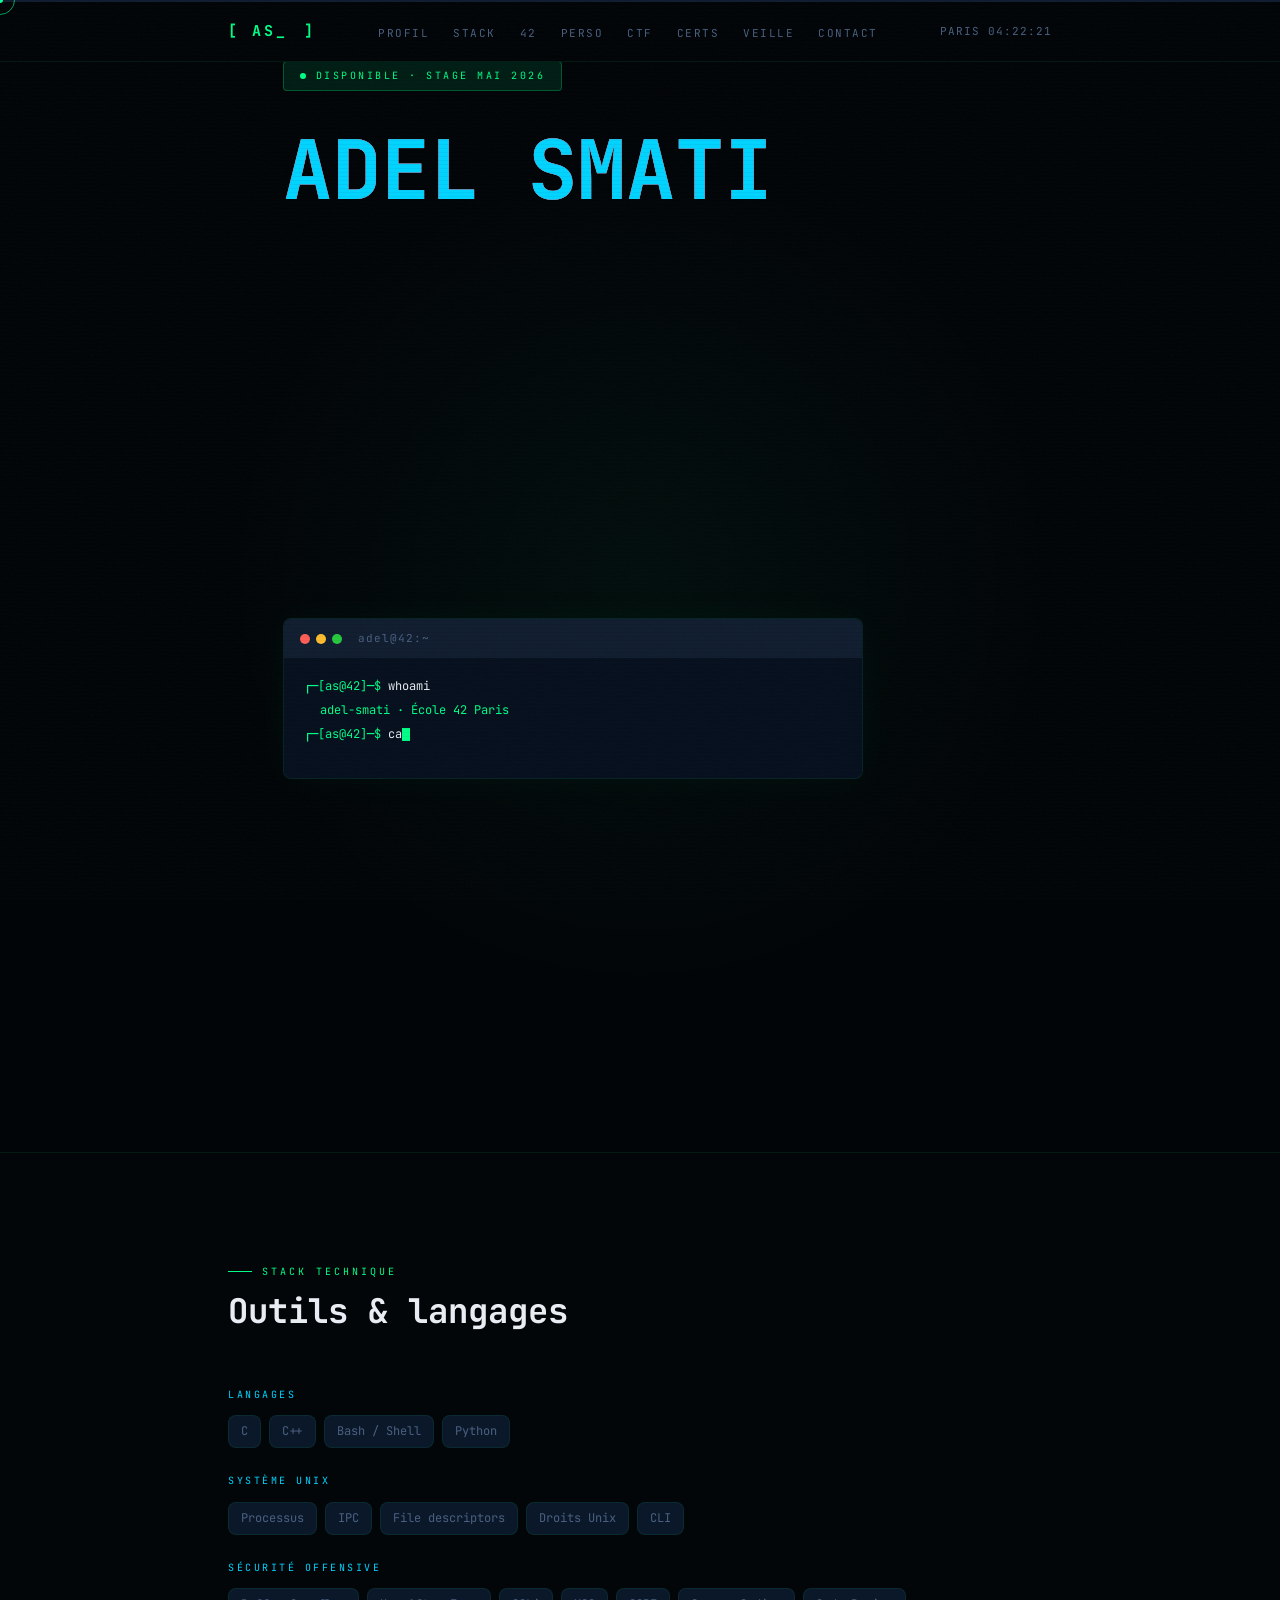
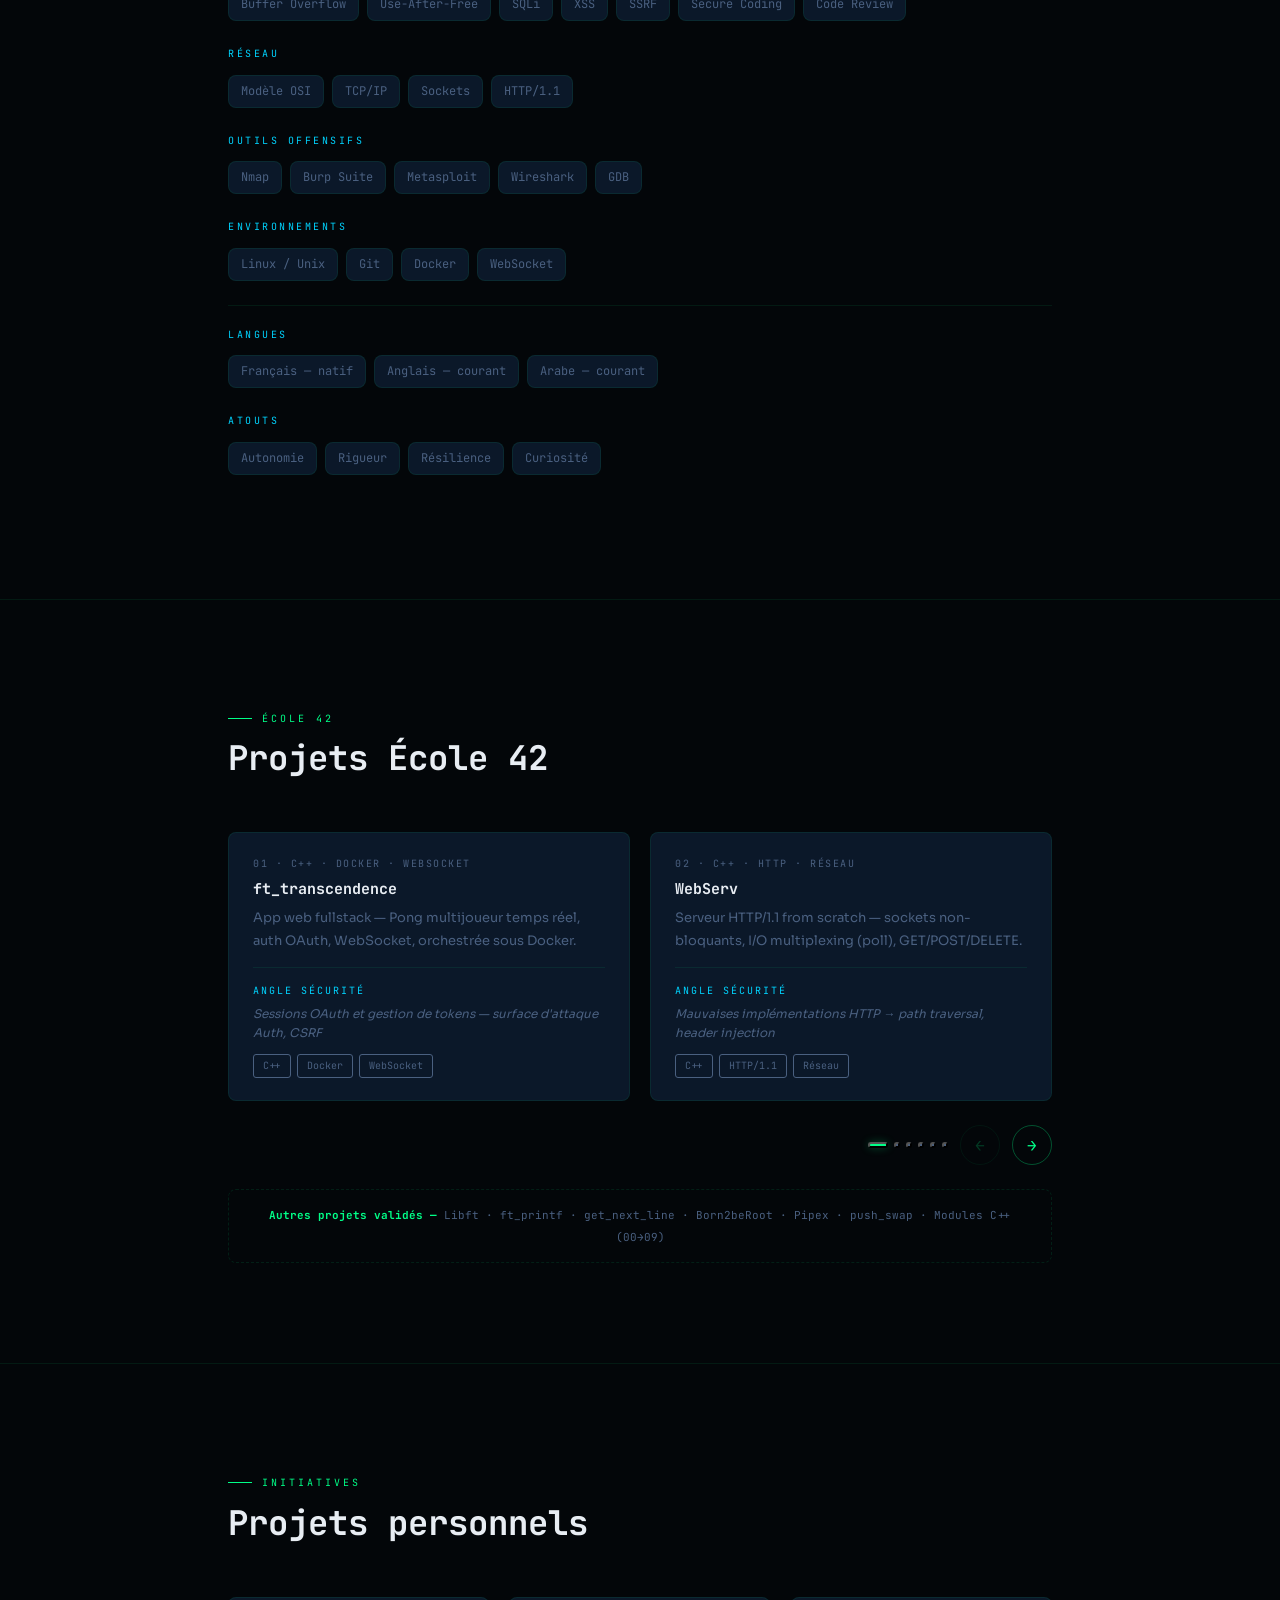
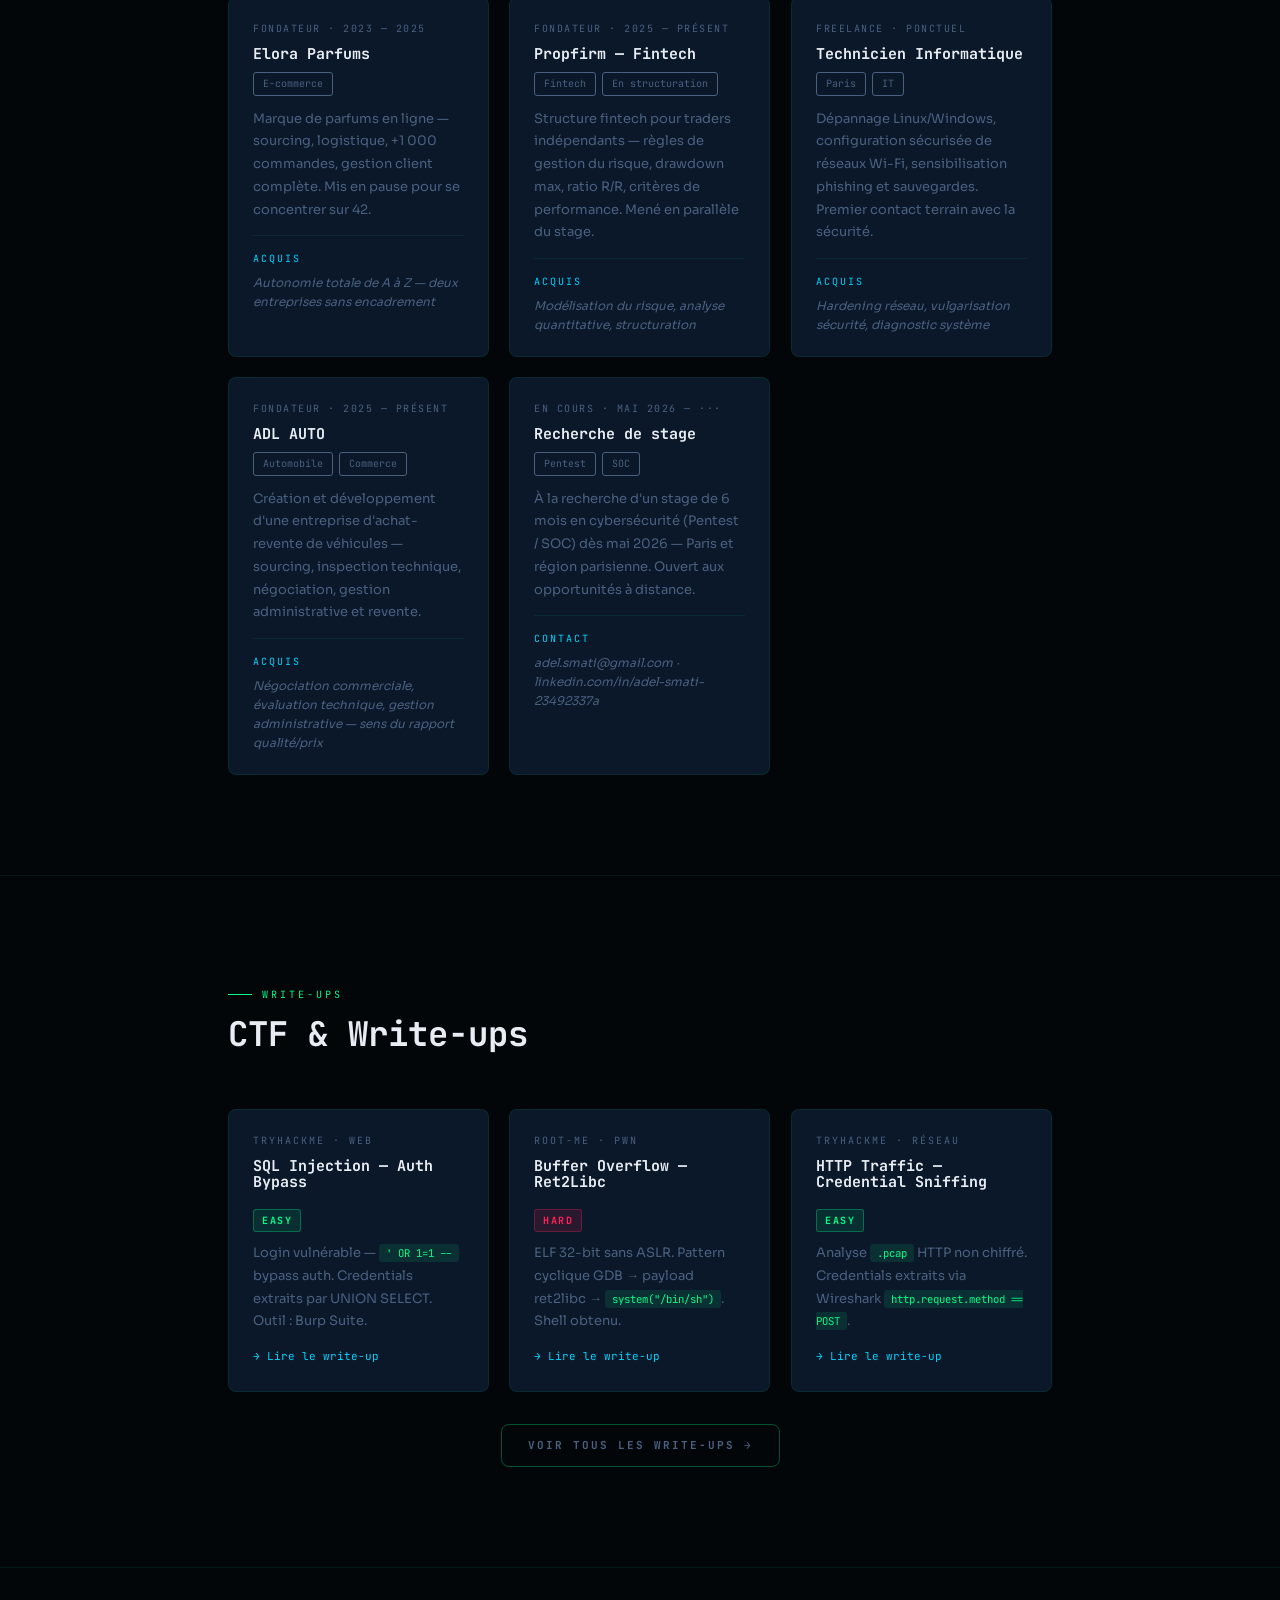
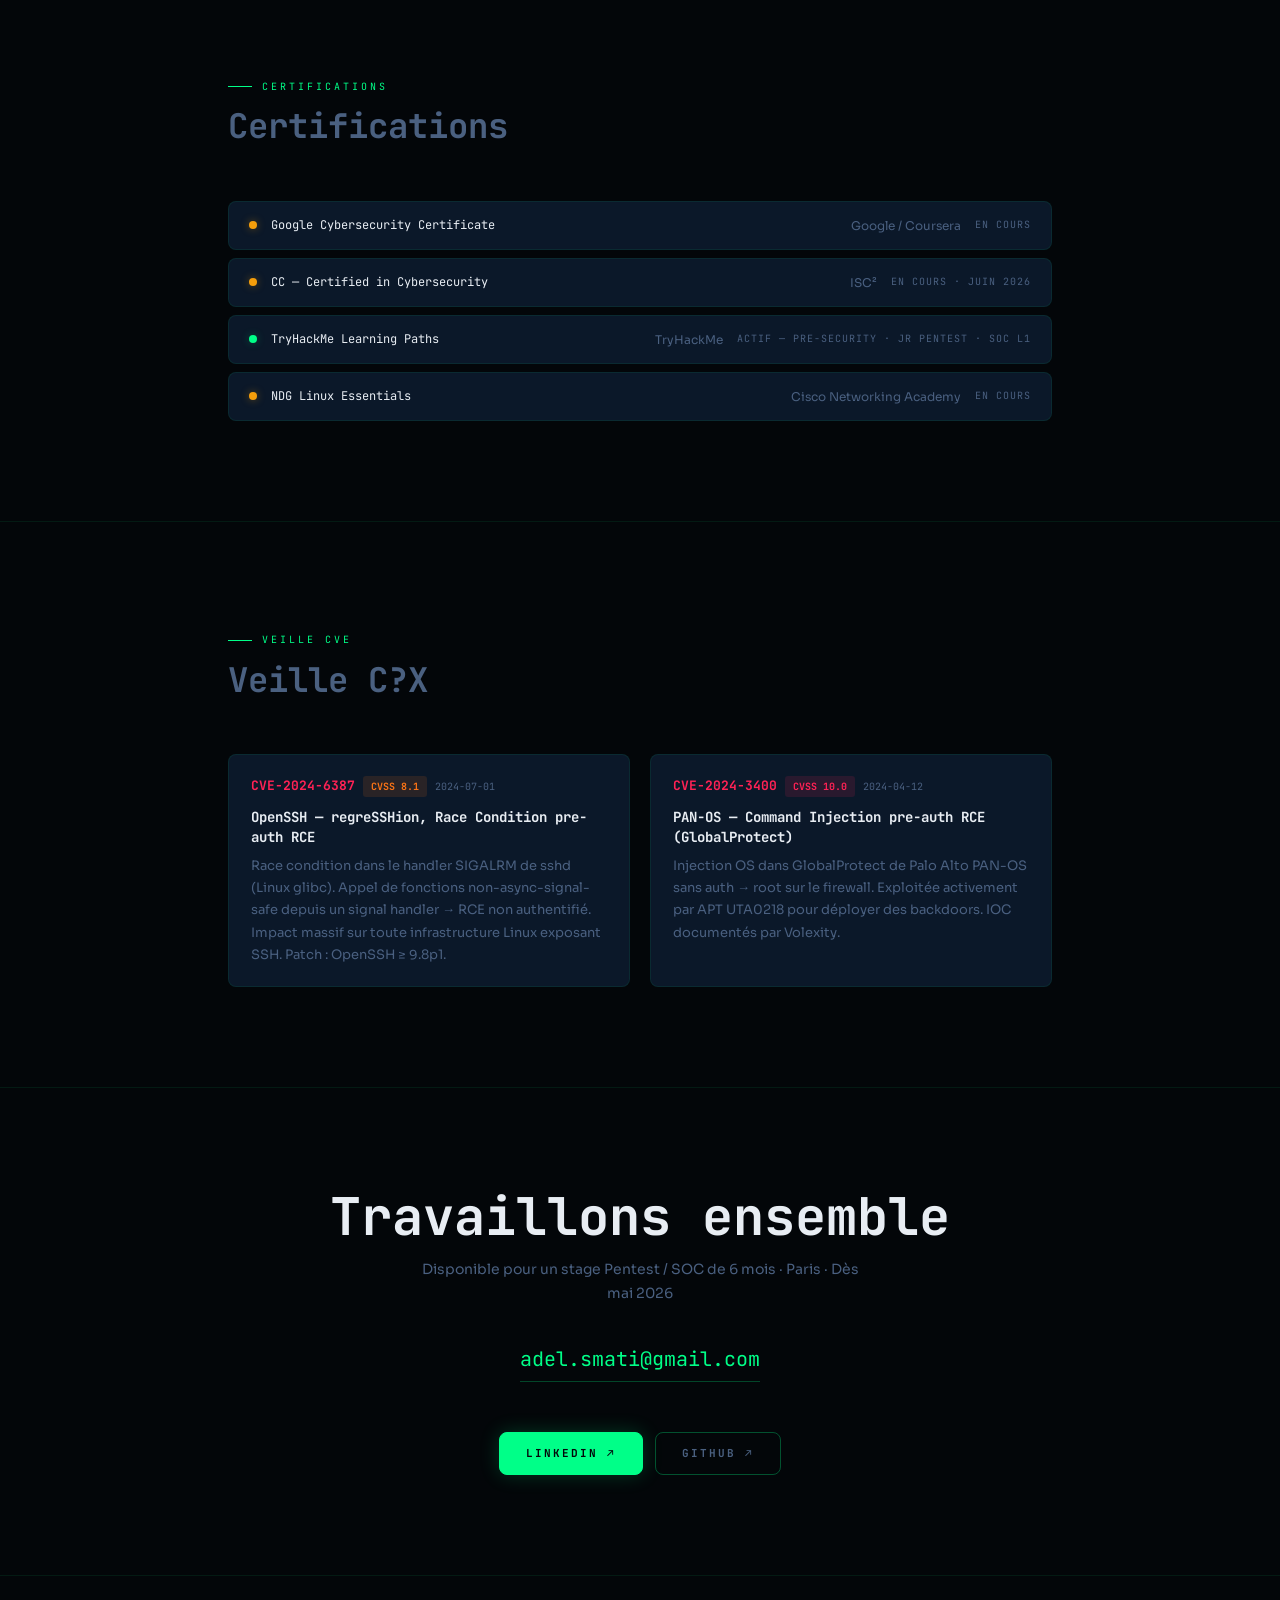
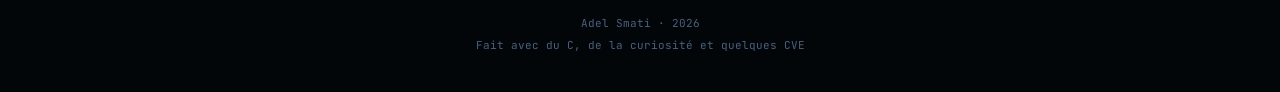
<file: portfolio/versions/v4/index.html>
<!DOCTYPE html>
<html lang="fr">
<head>
  <meta charset="UTF-8" />
  <meta name="viewport" content="width=device-width, initial-scale=1.0" />
  <meta name="description" content="Adel Smati — Stage Cybersécurité Pentest / SOC · École 42 Paris · Mai 2026" />
  <title>Adel Smati · Pentest & SOC</title>
  <link rel="preconnect" href="https://fonts.googleapis.com" />
  <link rel="preconnect" href="https://fonts.gstatic.com" crossorigin />
  <link href="https://fonts.googleapis.com/css2?family=JetBrains+Mono:wght@400;600;700&family=Sora:wght@400;500;600&display=swap" rel="stylesheet" />
  <link rel="stylesheet" href="assets/css/main.css" />
  <link rel="stylesheet" href="assets/css/fx.css" />
</head>
<body>

  <!-- ===== CURSOR ===== -->
  <div id="cursor-dot"  aria-hidden="true"></div>
  <div id="cursor-ring" aria-hidden="true"></div>

  <!-- ===== SCROLL PROGRESS ===== -->
  <div id="scroll-bar" aria-hidden="true">
    <div id="scroll-progress"></div>
  </div>

  <!-- ===== LOADER ===== -->
  <div id="loader" role="status" aria-label="Chargement">
    <div class="loader-ascii" aria-hidden="true">
      ░░░░░░░░░░░░░░░░░░░░░░░░░░░░░░░░░<br>
      ░ CYBER OPS · SECURE CONNECTION ░<br>
      ░░░░░░░░░░░░░░░░░░░░░░░░░░░░░░░░░
    </div>
    <div class="loader-brand">ADEL <span>SMATI</span></div>
    <div class="loader-lines" id="loader-lines"></div>
    <div class="loader-bar">
      <div class="loader-bar-fill" id="loader-bar-fill"></div>
    </div>
  </div>

  <!-- ===== NAV ===== -->
  <nav class="nav" aria-label="Navigation principale">
    <div class="nav-inner">
      <a href="#hero" class="nav-logo" aria-label="Retour en haut">
        [ AS_<span class="blink" aria-hidden="true"> </span>]
      </a>

      <div class="nav-center">
        <ul class="nav-links" role="list">
          <li><a href="#profil">Profil</a></li>
          <li><a href="#stack">Stack</a></li>
          <li><a href="#projets">42</a></li>
          <li><a href="#perso">Perso</a></li>
          <li><a href="#ctf">CTF</a></li>
          <li><a href="#certifications">Certs</a></li>
          <li><a href="#veille">Veille</a></li>
          <li><a href="#contact">Contact</a></li>
        </ul>
      </div>

      <div class="nav-right">
        <span id="nav-clock" aria-live="polite"></span>
        <button class="nav-hamburger" id="nav-hamburger" aria-label="Menu" aria-expanded="false" aria-controls="nav-overlay">
          <span></span><span></span><span></span>
        </button>
      </div>
    </div>
  </nav>

  <div class="nav-overlay" id="nav-overlay" role="dialog" aria-label="Menu de navigation">
    <a href="#profil">Profil</a>
    <a href="#stack">Stack</a>
    <a href="#projets">Projets 42</a>
    <a href="#perso">Projets Perso</a>
    <a href="#ctf">CTF</a>
    <a href="#certifications">Certifications</a>
    <a href="#veille">Veille</a>
    <a href="#contact">Contact</a>
  </div>

  <!-- ===== HERO ===== -->
  <section id="hero" aria-labelledby="hero-name">
    <canvas id="matrix-canvas" aria-hidden="true"></canvas>
    <div class="spotlight" aria-hidden="true"></div>

    <div class="container" style="position:relative;z-index:2;">
      <div class="avail-badge" aria-label="Disponible stage mai 2026">
        <span class="pulse-dot" aria-hidden="true"></span>
        DISPONIBLE · STAGE MAI 2026
      </div>

      <h1
        class="glitch"
        id="hero-name"
        data-text="ADEL SMATI"
        aria-label="Adel Smati"
        style="font-size:clamp(44px,9vw,82px);"
      >ADEL SMATI</h1>

      <p class="hero-sub" id="hero-sub">
        Étudiant Ingénierie Informatique · Pentest &amp; SOC · École 42 Paris
      </p>

      <p class="hero-bio" id="hero-bio">
        Étudiant à l'École 42, je combine une maîtrise du bas niveau système (C/C++, Unix, mémoire) avec une pratique active de la cybersécurité offensive — CTF sur TryHackMe et Root-Me, exploitation de vulnérabilités Web et système (SQLi, XSS, SSRF, Buffer Overflow), veille CVE quotidienne. Mes projets 42 (WebServ, ft_irc, Minishell) m'ont confronté aux mécaniques réseau et système que j'apprends aujourd'hui à attaquer. Je recherche un stage Pentest ou SOC de 6 mois à partir de mai 2026.
      </p>

      <div class="hero-actions" id="hero-actions">
        <span class="btn-magnetic">
          <a href="https://github.com/adel-smati" target="_blank" rel="noopener noreferrer" class="btn btn-neon" aria-label="GitHub">
            GitHub ↗
          </a>
        </span>
        <span class="btn-magnetic">
          <a href="https://linkedin.com/in/adel-smati-23492337a" target="_blank" rel="noopener noreferrer" class="btn btn-ghost" aria-label="LinkedIn">
            LinkedIn ↗
          </a>
        </span>
        <span class="btn-magnetic">
          <a href="./cv-adel-smati.pdf" class="btn btn-ghost" download aria-label="Télécharger CV">
            <svg width="12" height="12" viewBox="0 0 24 24" fill="none" stroke="currentColor" stroke-width="2" stroke-linecap="round" stroke-linejoin="round" aria-hidden="true"><path d="M21 15v4a2 2 0 01-2 2H5a2 2 0 01-2-2v-4"/><polyline points="7 10 12 15 17 10"/><line x1="12" y1="15" x2="12" y2="3"/></svg>
            CV PDF
          </a>
        </span>
      </div>

      <!-- Terminal -->
      <div class="terminal" id="terminal" aria-label="Terminal de démonstration">
        <div class="terminal-bar">
          <div class="terminal-dots" aria-hidden="true">
            <span class="terminal-dot td-r"></span>
            <span class="terminal-dot td-y"></span>
            <span class="terminal-dot td-g"></span>
          </div>
          <span class="terminal-title">adel@42:~</span>
        </div>
        <div class="terminal-body" id="terminal-body" aria-live="polite"></div>
      </div>

      <!-- Stats -->
      <div style="display:grid;grid-template-columns:repeat(2,1fr);gap:16px;margin-top:48px;max-width:480px;" class="hero-actions">
        <div style="background:var(--surface);border:1px solid var(--border);border-radius:8px;padding:16px 20px;">
          <div style="font-family:var(--font-mono);font-size:28px;font-weight:700;color:var(--text);">
            <span data-count="6" data-suffix="">0</span>
          </div>
          <div style="font-family:var(--font-mono);font-size:10px;color:var(--dim);letter-spacing:2px;text-transform:uppercase;margin-top:4px;">Projets 42 majeurs</div>
        </div>
        <div style="background:var(--surface);border:1px solid var(--border);border-radius:8px;padding:16px 20px;">
          <div style="font-family:var(--font-mono);font-size:28px;font-weight:700;color:var(--text);">
            <span data-count="1000" data-suffix="+">0</span>
          </div>
          <div style="font-family:var(--font-mono);font-size:10px;color:var(--dim);letter-spacing:2px;text-transform:uppercase;margin-top:4px;">Commandes Elora</div>
        </div>
        <div style="background:var(--surface);border:1px solid var(--border);border-radius:8px;padding:16px 20px;">
          <div style="font-family:var(--font-mono);font-size:28px;font-weight:700;color:var(--neon);">
            <span data-count="4" data-suffix="">0</span>
          </div>
          <div style="font-family:var(--font-mono);font-size:10px;color:var(--dim);letter-spacing:2px;text-transform:uppercase;margin-top:4px;">Certifications</div>
        </div>
        <div style="background:var(--surface);border:1px solid var(--border);border-radius:8px;padding:16px 20px;">
          <div style="font-family:var(--font-mono);font-size:28px;font-weight:700;color:var(--cyan);">
            <span data-count="6" data-suffix=" mois">0</span>
          </div>
          <div style="font-family:var(--font-mono);font-size:10px;color:var(--dim);letter-spacing:2px;text-transform:uppercase;margin-top:4px;">Stage recherché</div>
        </div>
      </div>
    </div>
  </section>

  <!-- ===== STACK ===== -->
  <section id="stack" aria-labelledby="stack-title">
    <div class="container">
      <div class="section-header">
        <span class="section-label">Stack technique</span>
        <h2 class="section-title" id="stack-title" data-final="Outils &amp; langages">__ _____ _ ______</h2>
      </div>

      <div class="reveal-stagger" id="profil">
        <div class="skills-group">
          <p class="skills-cat">Langages</p>
          <div class="badges-wrap">
            <span class="badge">C</span><span class="badge">C++</span>
            <span class="badge">Bash / Shell</span><span class="badge">Python</span>
          </div>
        </div>
        <div class="skills-group">
          <p class="skills-cat">Système Unix</p>
          <div class="badges-wrap">
            <span class="badge">Processus</span><span class="badge">IPC</span>
            <span class="badge">File descriptors</span><span class="badge">Droits Unix</span><span class="badge">CLI</span>
          </div>
        </div>
        <div class="skills-group">
          <p class="skills-cat">Sécurité offensive</p>
          <div class="badges-wrap">
            <span class="badge">Buffer Overflow</span><span class="badge">Use-After-Free</span>
            <span class="badge">SQLi</span><span class="badge">XSS</span>
            <span class="badge">SSRF</span><span class="badge">Secure Coding</span><span class="badge">Code Review</span>
          </div>
        </div>
        <div class="skills-group">
          <p class="skills-cat">Réseau</p>
          <div class="badges-wrap">
            <span class="badge">Modèle OSI</span><span class="badge">TCP/IP</span>
            <span class="badge">Sockets</span><span class="badge">HTTP/1.1</span>
          </div>
        </div>
        <div class="skills-group">
          <p class="skills-cat">Outils offensifs</p>
          <div class="badges-wrap">
            <span class="badge">Nmap</span><span class="badge">Burp Suite</span>
            <span class="badge">Metasploit</span><span class="badge">Wireshark</span><span class="badge">GDB</span>
          </div>
        </div>
        <div class="skills-group">
          <p class="skills-cat">Environnements</p>
          <div class="badges-wrap">
            <span class="badge">Linux / Unix</span><span class="badge">Git</span>
            <span class="badge">Docker</span><span class="badge">WebSocket</span>
          </div>
        </div>
        <div class="skills-group" style="margin-top:20px;padding-top:20px;border-top:1px solid var(--border);">
          <p class="skills-cat">Langues</p>
          <div class="badges-wrap">
            <span class="badge">Français — natif</span>
            <span class="badge">Anglais — courant</span>
            <span class="badge">Arabe — courant</span>
          </div>
        </div>
        <div class="skills-group">
          <p class="skills-cat">Atouts</p>
          <div class="badges-wrap">
            <span class="badge">Autonomie</span><span class="badge">Rigueur</span>
            <span class="badge">Résilience</span><span class="badge">Curiosité</span>
          </div>
        </div>
      </div>
    </div>
  </section>

  <!-- ===== PROJETS 42 — HORIZONTAL SCROLL ===== -->
  <section id="projets" aria-labelledby="projets-title">
    <div class="container">
      <div class="section-header">
        <span class="section-label">École 42</span>
        <h2 class="section-title" id="projets-title" data-final="Projets École 42">_______ ______ __</h2>
      </div>

      <div class="projects-wrap">
        <div class="projects-track-outer">
          <div class="projects-track" id="projects-track">

            <article class="card project-slide tilt-card">
              <p class="card-meta">01 · C++ · Docker · WebSocket</p>
              <h3 class="card-title">ft_transcendence</h3>
              <p class="card-body">App web fullstack — Pong multijoueur temps réel, auth OAuth, WebSocket, orchestrée sous Docker.</p>
              <div class="card-sep"></div>
              <p class="card-sec-label">Angle sécurité</p>
              <p class="card-sec-text">Sessions OAuth et gestion de tokens — surface d'attaque Auth, CSRF</p>
              <div class="tags" style="margin-top:12px;">
                <span class="tag">C++</span><span class="tag">Docker</span><span class="tag">WebSocket</span>
              </div>
            </article>

            <article class="card project-slide tilt-card">
              <p class="card-meta">02 · C++ · HTTP · Réseau</p>
              <h3 class="card-title">WebServ</h3>
              <p class="card-body">Serveur HTTP/1.1 from scratch — sockets non-bloquants, I/O multiplexing (poll), GET/POST/DELETE.</p>
              <div class="card-sep"></div>
              <p class="card-sec-label">Angle sécurité</p>
              <p class="card-sec-text">Mauvaises implémentations HTTP → path traversal, header injection</p>
              <div class="tags" style="margin-top:12px;">
                <span class="tag">C++</span><span class="tag">HTTP/1.1</span><span class="tag">Réseau</span>
              </div>
            </article>

            <article class="card project-slide tilt-card">
              <p class="card-meta">03 · C++ · TCP · RFC 1459</p>
              <h3 class="card-title">ft_irc</h3>
              <p class="card-body">Serveur IRC en C++ — gestion multi-clients, canaux, opérateurs, commandes RFC 1459.</p>
              <div class="card-sep"></div>
              <p class="card-sec-label">Angle sécurité</p>
              <p class="card-sec-text">Parsing réseau brut — base des injections de protocole</p>
              <div class="tags" style="margin-top:12px;">
                <span class="tag">C++</span><span class="tag">TCP</span><span class="tag">RFC 1459</span>
              </div>
            </article>

            <article class="card project-slide tilt-card">
              <p class="card-meta">04 · C · Unix · Système</p>
              <h3 class="card-title">Minishell</h3>
              <p class="card-body">Shell UNIX complet — parsing lexical, exécution built-ins, pipes, redirections, gestion signaux.</p>
              <div class="card-sep"></div>
              <p class="card-sec-label">Angle sécurité</p>
              <p class="card-sec-text">Descripteurs et signaux — fondement des techniques d'exploitation</p>
              <div class="tags" style="margin-top:12px;">
                <span class="tag">C</span><span class="tag">Unix</span><span class="tag">Système</span>
              </div>
            </article>

            <article class="card project-slide tilt-card">
              <p class="card-meta">05 · C · Threads · Mutex</p>
              <h3 class="card-title">Philosophers</h3>
              <p class="card-body">Multithreading — mutex, synchronisation précise, prévention des deadlocks et race conditions.</p>
              <div class="card-sep"></div>
              <p class="card-sec-label">Angle sécurité</p>
              <p class="card-sec-text">Race conditions réelles — TOCTOU, data races en exploitation</p>
              <div class="tags" style="margin-top:12px;">
                <span class="tag">C</span><span class="tag">Threads</span><span class="tag">Mutex</span>
              </div>
            </article>

            <article class="card project-slide tilt-card">
              <p class="card-meta">06 · C · Raycasting · Mémoire</p>
              <h3 class="card-title">cub3D</h3>
              <p class="card-body">Moteur 3D en C par raycasting — maths vectorielles, rendu temps réel, textures.</p>
              <div class="card-sep"></div>
              <p class="card-sec-label">Angle sécurité</p>
              <p class="card-sec-text">Gestion mémoire bas niveau — overflows, heap corruptions</p>
              <div class="tags" style="margin-top:12px;">
                <span class="tag">C</span><span class="tag">Raycasting</span><span class="tag">Mémoire</span>
              </div>
            </article>

          </div>
        </div>

        <div class="track-controls">
          <div class="track-dots" id="track-dots" role="group" aria-label="Navigation projets"></div>
          <button class="track-btn" id="track-prev" aria-label="Projet précédent">←</button>
          <button class="track-btn" id="track-next" aria-label="Projet suivant">→</button>
        </div>
      </div>

      <p class="extra-projects" style="margin-top:24px;">
        <strong>Autres projets validés —</strong>
        Libft · ft_printf · get_next_line · Born2beRoot · Pipex · push_swap · Modules C++ (00→09)
      </p>
    </div>
  </section>

  <!-- ===== PROJETS PERSO ===== -->
  <section id="perso" aria-labelledby="perso-title">
    <div class="container">
      <div class="section-header">
        <span class="section-label">Initiatives</span>
        <h2 class="section-title" id="perso-title" data-final="Projets personnels">_______ ___________</h2>
      </div>

      <div class="grid-3 reveal">
        <article class="card tilt-card">
          <p class="card-meta">Fondateur · 2023 — 2025</p>
          <h3 class="card-title">Elora Parfums</h3>
          <div class="tags" style="margin-bottom:12px;"><span class="tag">E-commerce</span></div>
          <p class="card-body">Marque de parfums en ligne — sourcing, logistique, +1 000 commandes, gestion client complète. Mis en pause pour se concentrer sur 42.</p>
          <div class="card-sep"></div>
          <p class="card-sec-label">Acquis</p>
          <p class="card-sec-text">Autonomie totale de A à Z — deux entreprises sans encadrement</p>
        </article>

        <article class="card tilt-card">
          <p class="card-meta">Fondateur · 2025 — Présent</p>
          <h3 class="card-title">Propfirm — Fintech</h3>
          <div class="tags" style="margin-bottom:12px;"><span class="tag">Fintech</span><span class="tag">En structuration</span></div>
          <p class="card-body">Structure fintech pour traders indépendants — règles de gestion du risque, drawdown max, ratio R/R, critères de performance. Mené en parallèle du stage.</p>
          <div class="card-sep"></div>
          <p class="card-sec-label">Acquis</p>
          <p class="card-sec-text">Modélisation du risque, analyse quantitative, structuration</p>
        </article>

        <article class="card tilt-card">
          <p class="card-meta">Freelance · Ponctuel</p>
          <h3 class="card-title">Technicien Informatique</h3>
          <div class="tags" style="margin-bottom:12px;"><span class="tag">Paris</span><span class="tag">IT</span></div>
          <p class="card-body">Dépannage Linux/Windows, configuration sécurisée de réseaux Wi-Fi, sensibilisation phishing et sauvegardes. Premier contact terrain avec la sécurité.</p>
          <div class="card-sep"></div>
          <p class="card-sec-label">Acquis</p>
          <p class="card-sec-text">Hardening réseau, vulgarisation sécurité, diagnostic système</p>
        </article>

        <article class="card tilt-card">
          <p class="card-meta">Fondateur · 2025 — Présent</p>
          <h3 class="card-title">ADL AUTO</h3>
          <div class="tags" style="margin-bottom:12px;"><span class="tag">Automobile</span><span class="tag">Commerce</span></div>
          <p class="card-body">Création et développement d'une entreprise d'achat-revente de véhicules — sourcing, inspection technique, négociation, gestion administrative et revente.</p>
          <div class="card-sep"></div>
          <p class="card-sec-label">Acquis</p>
          <p class="card-sec-text">Négociation commerciale, évaluation technique, gestion administrative — sens du rapport qualité/prix</p>
        </article>

        <article class="card tilt-card">
          <p class="card-meta">En cours · Mai 2026 — ···</p>
          <h3 class="card-title">Recherche de stage</h3>
          <div class="tags" style="margin-bottom:12px;"><span class="tag">Pentest</span><span class="tag">SOC</span></div>
          <p class="card-body">À la recherche d'un stage de 6 mois en cybersécurité (Pentest / SOC) dès mai 2026 — Paris et région parisienne. Ouvert aux opportunités à distance.</p>
          <div class="card-sep"></div>
          <p class="card-sec-label">Contact</p>
          <p class="card-sec-text">adel.smati@gmail.com · linkedin.com/in/adel-smati-23492337a</p>
        </article>
      </div>
    </div>
  </section>

  <!-- ===== CTF ===== -->
  <section id="ctf" aria-labelledby="ctf-title">
    <div class="container">
      <div class="section-header">
        <span class="section-label">Write-ups</span>
        <h2 class="section-title" id="ctf-title" data-final="CTF &amp; Write-ups">___ _ _________</h2>
      </div>

      <div class="grid-3 reveal">
        <article class="card tilt-card writeup-card" data-category="Web">
          <p class="platform-tag">TryHackMe · Web</p>
          <div style="display:flex;justify-content:space-between;align-items:flex-start;gap:8px;flex-wrap:wrap;margin-bottom:10px;">
            <h3 class="card-title">SQL Injection — Auth Bypass</h3>
            <span class="diff diff-easy">EASY</span>
          </div>
          <p class="card-body">Login vulnérable — <code>' OR 1=1 --</code> bypass auth. Credentials extraits par UNION SELECT. Outil : Burp Suite.</p>
          <a href="#" class="writeup-link" aria-label="Lire le write-up">→ Lire le write-up</a>
        </article>

        <article class="card tilt-card writeup-card" data-category="Pwn">
          <p class="platform-tag">Root-Me · Pwn</p>
          <div style="display:flex;justify-content:space-between;align-items:flex-start;gap:8px;flex-wrap:wrap;margin-bottom:10px;">
            <h3 class="card-title">Buffer Overflow — Ret2Libc</h3>
            <span class="diff diff-hard">HARD</span>
          </div>
          <p class="card-body">ELF 32-bit sans ASLR. Pattern cyclique GDB → payload ret2libc → <code>system("/bin/sh")</code>. Shell obtenu.</p>
          <a href="#" class="writeup-link" aria-label="Lire le write-up">→ Lire le write-up</a>
        </article>

        <article class="card tilt-card writeup-card" data-category="Réseau">
          <p class="platform-tag">TryHackMe · Réseau</p>
          <div style="display:flex;justify-content:space-between;align-items:flex-start;gap:8px;flex-wrap:wrap;margin-bottom:10px;">
            <h3 class="card-title">HTTP Traffic — Credential Sniffing</h3>
            <span class="diff diff-easy">EASY</span>
          </div>
          <p class="card-body">Analyse <code>.pcap</code> HTTP non chiffré. Credentials extraits via Wireshark <code>http.request.method == POST</code>.</p>
          <a href="#" class="writeup-link" aria-label="Lire le write-up">→ Lire le write-up</a>
        </article>
      </div>

      <!-- WRITEUP_INSERT -->

      <div style="text-align:center;margin-top:32px;">
        <a href="./writeups/" class="btn btn-ghost" aria-label="Voir tous les write-ups">Voir tous les write-ups →</a>
      </div>
    </div>
  </section>

  <!-- ===== CERTIFICATIONS ===== -->
  <section id="certifications" aria-labelledby="cert-title">
    <div class="container">
      <div class="section-header">
        <span class="section-label">Certifications</span>
        <h2 class="section-title" id="cert-title" data-final="Certifications">______________</h2>
      </div>

      <div class="cert-list reveal-stagger">
        <div class="cert-item">
          <div class="status-dot in-progress" aria-label="En cours"></div>
          <span class="cert-name">Google Cybersecurity Certificate</span>
          <span class="cert-org">Google / Coursera</span>
          <span class="cert-status">En cours</span>
        </div>
        <div class="cert-item">
          <div class="status-dot in-progress" aria-label="En cours"></div>
          <span class="cert-name">CC — Certified in Cybersecurity</span>
          <span class="cert-org">ISC²</span>
          <span class="cert-status">En cours · Juin 2026</span>
        </div>
        <div class="cert-item">
          <div class="status-dot active" aria-label="Actif"></div>
          <span class="cert-name">TryHackMe Learning Paths</span>
          <span class="cert-org">TryHackMe</span>
          <span class="cert-status">Actif — Pre-Security · Jr Pentest · SOC L1</span>
        </div>
        <div class="cert-item">
          <div class="status-dot in-progress" aria-label="En cours"></div>
          <span class="cert-name">NDG Linux Essentials</span>
          <span class="cert-org">Cisco Networking Academy</span>
          <span class="cert-status">En cours</span>
        </div>
      </div>
    </div>
  </section>

  <!-- ===== VEILLE CVE ===== -->
  <section id="veille" aria-labelledby="veille-title">
    <div class="container">
      <div class="section-header">
        <span class="section-label">Veille CVE</span>
        <h2 class="section-title" id="veille-title" data-final="Veille CVE">______ ___</h2>
      </div>

      <div class="grid-2 reveal">
        <div class="cve-card tilt-card">
          <div class="cve-meta">
            <span class="cve-id">CVE-2024-6387</span>
            <span class="cvss cvss-high">CVSS 8.1</span>
            <span class="cve-date">2024-07-01</span>
          </div>
          <p class="cve-title">OpenSSH — regreSSHion, Race Condition pre-auth RCE</p>
          <p class="cve-body">Race condition dans le handler SIGALRM de sshd (Linux glibc). Appel de fonctions non-async-signal-safe depuis un signal handler → RCE non authentifié. Impact massif sur toute infrastructure Linux exposant SSH. Patch : OpenSSH ≥ 9.8p1.</p>
        </div>

        <div class="cve-card tilt-card">
          <div class="cve-meta">
            <span class="cve-id">CVE-2024-3400</span>
            <span class="cvss cvss-critical">CVSS 10.0</span>
            <span class="cve-date">2024-04-12</span>
          </div>
          <p class="cve-title">PAN-OS — Command Injection pre-auth RCE (GlobalProtect)</p>
          <p class="cve-body">Injection OS dans GlobalProtect de Palo Alto PAN-OS sans auth → root sur le firewall. Exploitée activement par APT UTA0218 pour déployer des backdoors. IOC documentés par Volexity.</p>
        </div>
      </div>

      <!-- VEILLE_INSERT -->
    </div>
  </section>

  <!-- ===== CONTACT ===== -->
  <section id="contact" aria-labelledby="contact-title">
    <div class="container">
      <h2 class="contact-title" id="contact-title">Travaillons ensemble</h2>
      <p class="contact-sub">Disponible pour un stage Pentest / SOC de 6 mois · Paris · Dès mai 2026</p>

      <a href="mailto:adel.smati@gmail.com" id="copy-email" class="contact-email" aria-label="Copier l'email de Adel Smati">
        adel.smati@gmail.com
      </a>
      <span class="copy-feedback" id="copy-feedback"></span>

      <div class="contact-actions">
        <span class="btn-magnetic">
          <a href="https://linkedin.com/in/adel-smati-23492337a" target="_blank" rel="noopener noreferrer" class="btn btn-neon" aria-label="LinkedIn">LinkedIn ↗</a>
        </span>
        <span class="btn-magnetic">
          <a href="https://github.com/adel-smati" target="_blank" rel="noopener noreferrer" class="btn btn-ghost" aria-label="GitHub">GitHub ↗</a>
        </span>
      </div>
    </div>
  </section>

  <footer>
    <div class="container">
      <p>Adel Smati · 2026</p>
      <p>Fait avec du C, de la curiosité et quelques CVE</p>
    </div>
  </footer>

  <script src="assets/js/matrix.js"></script>
  <script src="assets/js/cursor.js"></script>
  <script src="assets/js/fx.js"></script>
  <script src="assets/js/main.js"></script>
</body>
</html>
</file>
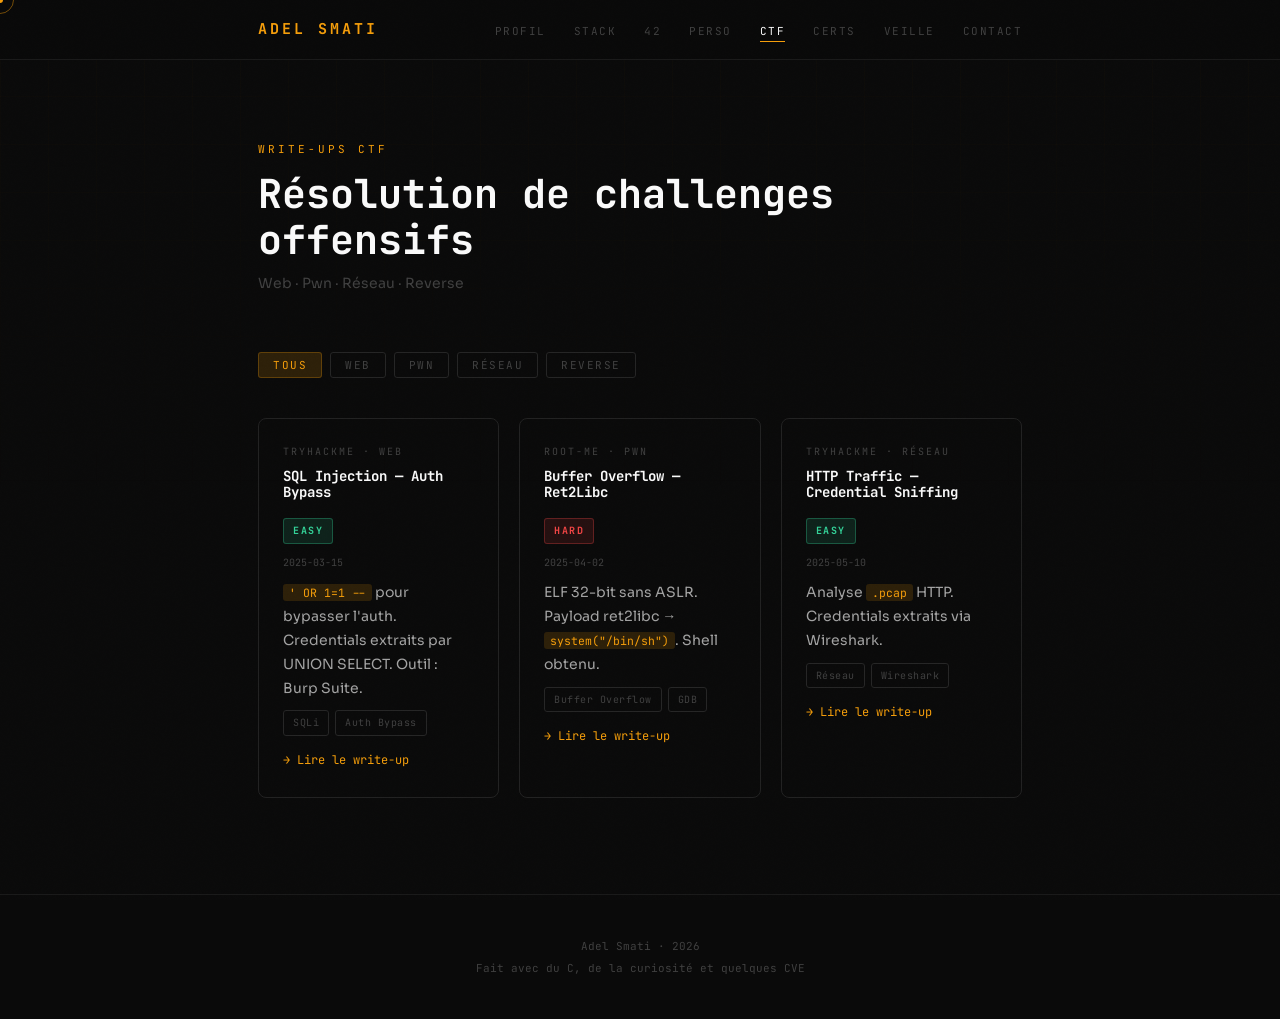
<file: portfolio/versions/v2/writeups/index.html>
<!DOCTYPE html>
<html lang="fr">
<head>
  <meta charset="UTF-8" />
  <meta name="viewport" content="width=device-width, initial-scale=1.0" />
  <meta name="description" content="Write-ups CTF — Adel Smati" />
  <title>Write-ups CTF · Adel Smati</title>
  <link rel="preconnect" href="https://fonts.googleapis.com" />
  <link rel="preconnect" href="https://fonts.gstatic.com" crossorigin />
  <link href="https://fonts.googleapis.com/css2?family=JetBrains+Mono:wght@400;600;700&family=Sora:wght@400;500;600&display=swap" rel="stylesheet" />
  <link rel="stylesheet" href="../assets/css/main.css" />
  <link rel="stylesheet" href="../assets/css/components.css" />
  <link rel="stylesheet" href="../assets/css/animations.css" />
</head>
<body>
  <div id="cursor" aria-hidden="true"></div>
  <div id="cursor-ring" aria-hidden="true"></div>

  <nav class="nav" aria-label="Navigation">
    <div class="nav-inner">
      <a href="../index.html" class="nav-logo" aria-label="Retour au portfolio">ADEL SMATI</a>
      <ul class="nav-links" role="list">
        <li><a href="../index.html#profil">Profil</a></li>
        <li><a href="../index.html#stack">Stack</a></li>
        <li><a href="../index.html#projets">42</a></li>
        <li><a href="../index.html#perso">Perso</a></li>
        <li><a href="#writeups" class="active">CTF</a></li>
        <li><a href="../index.html#certifications">Certs</a></li>
        <li><a href="../index.html#veille">Veille</a></li>
        <li><a href="../index.html#contact">Contact</a></li>
      </ul>
      <button class="nav-hamburger" id="nav-hamburger" aria-label="Menu" aria-expanded="false" aria-controls="nav-overlay">
        <span></span><span></span><span></span>
      </button>
    </div>
  </nav>

  <div class="nav-overlay" id="nav-overlay" role="dialog" aria-label="Menu">
    <a href="../index.html#profil">Profil</a>
    <a href="../index.html#stack">Stack</a>
    <a href="../index.html#projets">Projets 42</a>
    <a href="../index.html#perso">Projets Perso</a>
    <a href="#writeups">CTF</a>
    <a href="../index.html#certifications">Certifications</a>
    <a href="../index.html#veille">Veille</a>
    <a href="../index.html#contact">Contact</a>
  </div>

  <section id="writeups" aria-labelledby="wu-title" style="padding-top: calc(var(--nav-h) + 80px);">
    <div class="container">
      <div class="section-header">
        <span class="section-label">Write-ups CTF</span>
        <h1 class="section-title" id="wu-title" style="font-size: clamp(26px,5vw,40px);">Résolution de challenges offensifs</h1>
        <p style="font-size:14px; color:var(--muted); margin-top:8px;">Web · Pwn · Réseau · Reverse</p>
      </div>

      <div class="filter-bar" role="group" aria-label="Filtrer">
        <button class="filter-btn active" data-cat="all">Tous</button>
        <button class="filter-btn" data-cat="Web">Web</button>
        <button class="filter-btn" data-cat="Pwn">Pwn</button>
        <button class="filter-btn" data-cat="Réseau">Réseau</button>
        <button class="filter-btn" data-cat="Reverse">Reverse</button>
      </div>

      <div class="grid-3">
        <article class="card writeup-card" data-category="Web">
          <p class="platform-tag">TryHackMe · Web</p>
          <div style="display:flex;justify-content:space-between;align-items:flex-start;gap:8px;flex-wrap:wrap;margin-bottom:10px;">
            <h2 class="card-title" style="font-size:14px;">SQL Injection — Auth Bypass</h2>
            <span class="diff diff-easy">EASY</span>
          </div>
          <p style="font-family:var(--font-mono);font-size:10px;color:var(--muted);margin-bottom:10px;">2025-03-15</p>
          <p class="card-body"><code>' OR 1=1 --</code> pour bypasser l'auth. Credentials extraits par UNION SELECT. Outil : Burp Suite.</p>
          <div class="tags" style="margin-top:10px;"><span class="tag">SQLi</span><span class="tag">Auth Bypass</span></div>
          <a href="#" class="writeup-link">→ Lire le write-up</a>
        </article>

        <article class="card writeup-card" data-category="Pwn">
          <p class="platform-tag">Root-Me · Pwn</p>
          <div style="display:flex;justify-content:space-between;align-items:flex-start;gap:8px;flex-wrap:wrap;margin-bottom:10px;">
            <h2 class="card-title" style="font-size:14px;">Buffer Overflow — Ret2Libc</h2>
            <span class="diff diff-hard">HARD</span>
          </div>
          <p style="font-family:var(--font-mono);font-size:10px;color:var(--muted);margin-bottom:10px;">2025-04-02</p>
          <p class="card-body">ELF 32-bit sans ASLR. Payload ret2libc → <code>system("/bin/sh")</code>. Shell obtenu.</p>
          <div class="tags" style="margin-top:10px;"><span class="tag">Buffer Overflow</span><span class="tag">GDB</span></div>
          <a href="#" class="writeup-link">→ Lire le write-up</a>
        </article>

        <article class="card writeup-card" data-category="Réseau">
          <p class="platform-tag">TryHackMe · Réseau</p>
          <div style="display:flex;justify-content:space-between;align-items:flex-start;gap:8px;flex-wrap:wrap;margin-bottom:10px;">
            <h2 class="card-title" style="font-size:14px;">HTTP Traffic — Credential Sniffing</h2>
            <span class="diff diff-easy">EASY</span>
          </div>
          <p style="font-family:var(--font-mono);font-size:10px;color:var(--muted);margin-bottom:10px;">2025-05-10</p>
          <p class="card-body">Analyse <code>.pcap</code> HTTP. Credentials extraits via Wireshark.</p>
          <div class="tags" style="margin-top:10px;"><span class="tag">Réseau</span><span class="tag">Wireshark</span></div>
          <a href="#" class="writeup-link">→ Lire le write-up</a>
        </article>
      </div>

      <!-- WRITEUP_INSERT -->
    </div>
  </section>

  <footer>
    <div class="container">
      <p>Adel Smati · 2026</p>
      <p>Fait avec du C, de la curiosité et quelques CVE</p>
    </div>
  </footer>

  <script src="../assets/js/main.js"></script>
</body>
</html>
</file>
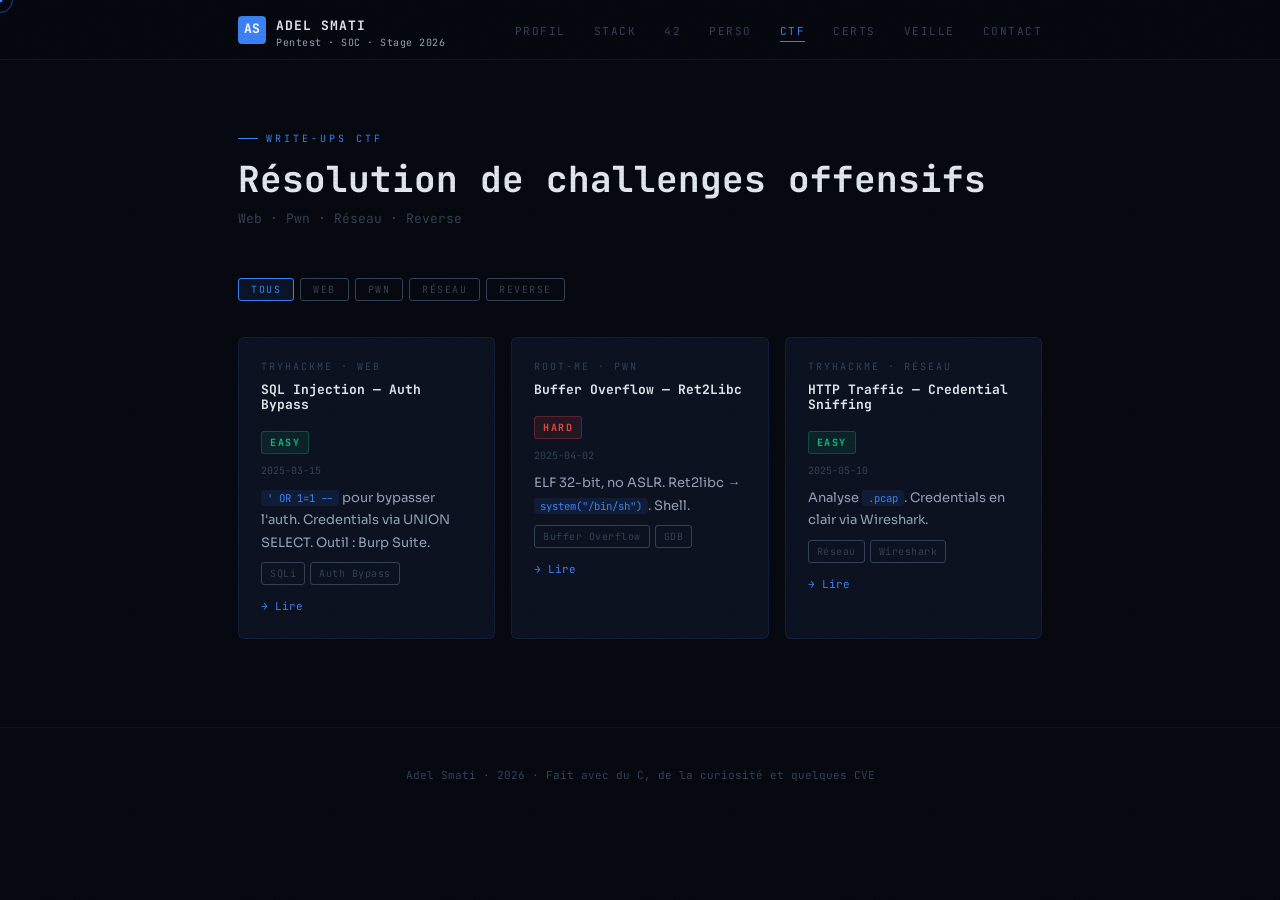
<file: portfolio/versions/v3/writeups/index.html>
<!DOCTYPE html>
<html lang="fr">
<head>
  <meta charset="UTF-8" />
  <meta name="viewport" content="width=device-width, initial-scale=1.0" />
  <title>Write-ups CTF · Adel Smati</title>
  <link rel="preconnect" href="https://fonts.googleapis.com" />
  <link rel="preconnect" href="https://fonts.gstatic.com" crossorigin />
  <link href="https://fonts.googleapis.com/css2?family=JetBrains+Mono:wght@400;600;700&family=Sora:wght@400;500;600&display=swap" rel="stylesheet" />
  <link rel="stylesheet" href="../assets/css/main.css" />
  <link rel="stylesheet" href="../assets/css/components.css" />
</head>
<body>
  <div id="cursor" aria-hidden="true"></div>
  <div id="cursor-ring" aria-hidden="true"></div>

  <nav class="nav" aria-label="Navigation">
    <div class="nav-inner">
      <a href="../index.html" class="nav-logo" aria-label="Retour">
        <div class="nav-logo-mark" aria-hidden="true">AS</div>
        <div>
          <span class="nav-logo-text">ADEL SMATI</span>
          <span class="nav-logo-sub">Pentest · SOC · Stage 2026</span>
        </div>
      </a>
      <ul class="nav-links" role="list">
        <li><a href="../index.html#profil">Profil</a></li>
        <li><a href="../index.html#stack">Stack</a></li>
        <li><a href="../index.html#projets">42</a></li>
        <li><a href="../index.html#perso">Perso</a></li>
        <li><a href="#writeups" class="active">CTF</a></li>
        <li><a href="../index.html#certifications">Certs</a></li>
        <li><a href="../index.html#veille">Veille</a></li>
        <li><a href="../index.html#contact">Contact</a></li>
      </ul>
      <button class="nav-hamburger" id="nav-hamburger" aria-label="Menu" aria-expanded="false" aria-controls="nav-overlay">
        <span></span><span></span><span></span>
      </button>
    </div>
  </nav>

  <div class="nav-overlay" id="nav-overlay" role="dialog" aria-label="Menu">
    <a href="../index.html">Accueil</a>
    <a href="../index.html#ctf">CTF</a>
    <a href="../index.html#contact">Contact</a>
  </div>

  <section id="writeups" style="padding-top:calc(var(--nav-h) + 60px);" aria-labelledby="wu-title">
    <div class="container">
      <div class="section-header">
        <span class="section-label">Write-ups CTF</span>
        <h1 class="section-title" id="wu-title" style="font-size:clamp(24px,4vw,36px);">Résolution de challenges offensifs</h1>
        <p style="font-size:13px;color:var(--text-muted);margin-top:8px;font-family:var(--font-mono);">Web · Pwn · Réseau · Reverse</p>
      </div>

      <div class="filter-bar" role="group" aria-label="Filtrer par catégorie">
        <button class="filter-btn active" data-cat="all">Tous</button>
        <button class="filter-btn" data-cat="Web">Web</button>
        <button class="filter-btn" data-cat="Pwn">Pwn</button>
        <button class="filter-btn" data-cat="Réseau">Réseau</button>
        <button class="filter-btn" data-cat="Reverse">Reverse</button>
      </div>

      <div class="grid-3">
        <article class="card writeup-card" data-category="Web">
          <p class="platform-tag">TryHackMe · Web</p>
          <div style="display:flex;justify-content:space-between;align-items:flex-start;gap:8px;flex-wrap:wrap;margin-bottom:8px;">
            <h2 class="card-title" style="font-size:13px;">SQL Injection — Auth Bypass</h2>
            <span class="diff diff-easy">EASY</span>
          </div>
          <p style="font-family:var(--font-mono);font-size:10px;color:var(--text-muted);margin-bottom:8px;">2025-03-15</p>
          <p class="card-body" style="font-size:13px;"><code>' OR 1=1 --</code> pour bypasser l'auth. Credentials via UNION SELECT. Outil : Burp Suite.</p>
          <div class="tags" style="margin-top:8px;"><span class="tag">SQLi</span><span class="tag">Auth Bypass</span></div>
          <a href="#" class="writeup-link">→ Lire</a>
        </article>

        <article class="card writeup-card" data-category="Pwn">
          <p class="platform-tag">Root-Me · Pwn</p>
          <div style="display:flex;justify-content:space-between;align-items:flex-start;gap:8px;flex-wrap:wrap;margin-bottom:8px;">
            <h2 class="card-title" style="font-size:13px;">Buffer Overflow — Ret2Libc</h2>
            <span class="diff diff-hard">HARD</span>
          </div>
          <p style="font-family:var(--font-mono);font-size:10px;color:var(--text-muted);margin-bottom:8px;">2025-04-02</p>
          <p class="card-body" style="font-size:13px;">ELF 32-bit, no ASLR. Ret2libc → <code>system("/bin/sh")</code>. Shell.</p>
          <div class="tags" style="margin-top:8px;"><span class="tag">Buffer Overflow</span><span class="tag">GDB</span></div>
          <a href="#" class="writeup-link">→ Lire</a>
        </article>

        <article class="card writeup-card" data-category="Réseau">
          <p class="platform-tag">TryHackMe · Réseau</p>
          <div style="display:flex;justify-content:space-between;align-items:flex-start;gap:8px;flex-wrap:wrap;margin-bottom:8px;">
            <h2 class="card-title" style="font-size:13px;">HTTP Traffic — Credential Sniffing</h2>
            <span class="diff diff-easy">EASY</span>
          </div>
          <p style="font-family:var(--font-mono);font-size:10px;color:var(--text-muted);margin-bottom:8px;">2025-05-10</p>
          <p class="card-body" style="font-size:13px;">Analyse <code>.pcap</code>. Credentials en clair via Wireshark.</p>
          <div class="tags" style="margin-top:8px;"><span class="tag">Réseau</span><span class="tag">Wireshark</span></div>
          <a href="#" class="writeup-link">→ Lire</a>
        </article>
      </div>

      <!-- WRITEUP_INSERT -->
    </div>
  </section>

  <footer>
    <div class="container">
      <p>Adel Smati · 2026 · Fait avec du C, de la curiosité et quelques CVE</p>
    </div>
  </footer>

  <script src="../assets/js/main.js"></script>
</body>
</html>
</file>
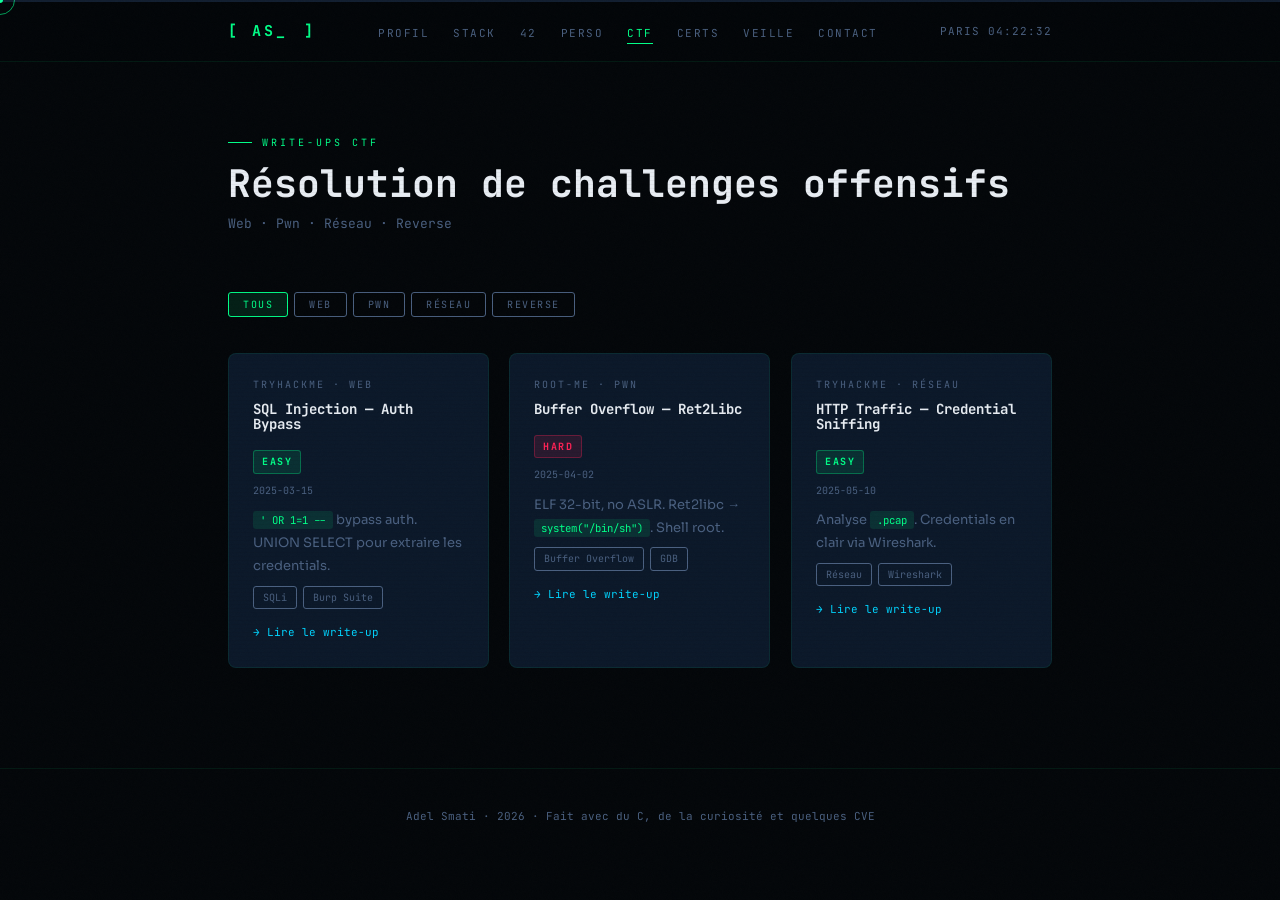
<file: portfolio/versions/v4/writeups/index.html>
<!DOCTYPE html>
<html lang="fr">
<head>
  <meta charset="UTF-8" />
  <meta name="viewport" content="width=device-width, initial-scale=1.0" />
  <title>Write-ups CTF · Adel Smati</title>
  <link rel="preconnect" href="https://fonts.googleapis.com" />
  <link rel="preconnect" href="https://fonts.gstatic.com" crossorigin />
  <link href="https://fonts.googleapis.com/css2?family=JetBrains+Mono:wght@400;600;700&family=Sora:wght@400;500;600&display=swap" rel="stylesheet" />
  <link rel="stylesheet" href="../assets/css/main.css" />
  <link rel="stylesheet" href="../assets/css/fx.css" />
</head>
<body class="loaded">
  <div id="cursor-dot"  aria-hidden="true"></div>
  <div id="cursor-ring" aria-hidden="true"></div>
  <div id="scroll-bar" aria-hidden="true"><div id="scroll-progress"></div></div>

  <nav class="nav" aria-label="Navigation">
    <div class="nav-inner">
      <a href="../index.html" class="nav-logo" aria-label="Retour">[ AS_<span class="blink" aria-hidden="true"> </span>]</a>
      <div class="nav-center">
        <ul class="nav-links" role="list">
          <li><a href="../index.html#profil">Profil</a></li>
          <li><a href="../index.html#stack">Stack</a></li>
          <li><a href="../index.html#projets">42</a></li>
          <li><a href="../index.html#perso">Perso</a></li>
          <li><a href="#writeups" class="active">CTF</a></li>
          <li><a href="../index.html#certifications">Certs</a></li>
          <li><a href="../index.html#veille">Veille</a></li>
          <li><a href="../index.html#contact">Contact</a></li>
        </ul>
      </div>
      <div class="nav-right">
        <span id="nav-clock" aria-live="polite"></span>
        <button class="nav-hamburger" id="nav-hamburger" aria-label="Menu" aria-expanded="false" aria-controls="nav-overlay">
          <span></span><span></span><span></span>
        </button>
      </div>
    </div>
  </nav>

  <div class="nav-overlay" id="nav-overlay" role="dialog" aria-label="Menu">
    <a href="../index.html">Accueil</a>
    <a href="#writeups">CTF</a>
    <a href="../index.html#contact">Contact</a>
  </div>

  <section id="writeups" style="padding-top:calc(var(--nav-h) + 64px);border-top:none;" aria-labelledby="wu-title">
    <div class="container">
      <div class="section-header">
        <span class="section-label">Write-ups CTF</span>
        <h1 class="section-title" id="wu-title" style="font-size:clamp(24px,4vw,38px);">Résolution de challenges offensifs</h1>
        <p style="font-size:13px;color:var(--dim);margin-top:8px;font-family:var(--font-mono);">Web · Pwn · Réseau · Reverse</p>
      </div>

      <div class="filter-bar" role="group" aria-label="Filtrer par catégorie">
        <button class="filter-btn active" data-cat="all">Tous</button>
        <button class="filter-btn" data-cat="Web">Web</button>
        <button class="filter-btn" data-cat="Pwn">Pwn</button>
        <button class="filter-btn" data-cat="Réseau">Réseau</button>
        <button class="filter-btn" data-cat="Reverse">Reverse</button>
      </div>

      <div class="grid-3">
        <article class="card tilt-card writeup-card" data-category="Web">
          <p class="platform-tag">TryHackMe · Web</p>
          <div style="display:flex;justify-content:space-between;align-items:flex-start;gap:8px;flex-wrap:wrap;margin-bottom:8px;">
            <h2 class="card-title" style="font-size:14px;">SQL Injection — Auth Bypass</h2>
            <span class="diff diff-easy">EASY</span>
          </div>
          <p style="font-family:var(--font-mono);font-size:10px;color:var(--dim);margin-bottom:10px;">2025-03-15</p>
          <p class="card-body"><code>' OR 1=1 --</code> bypass auth. UNION SELECT pour extraire les credentials.</p>
          <div class="tags" style="margin-top:8px;"><span class="tag">SQLi</span><span class="tag">Burp Suite</span></div>
          <a href="#" class="writeup-link">→ Lire le write-up</a>
        </article>

        <article class="card tilt-card writeup-card" data-category="Pwn">
          <p class="platform-tag">Root-Me · Pwn</p>
          <div style="display:flex;justify-content:space-between;align-items:flex-start;gap:8px;flex-wrap:wrap;margin-bottom:8px;">
            <h2 class="card-title" style="font-size:14px;">Buffer Overflow — Ret2Libc</h2>
            <span class="diff diff-hard">HARD</span>
          </div>
          <p style="font-family:var(--font-mono);font-size:10px;color:var(--dim);margin-bottom:10px;">2025-04-02</p>
          <p class="card-body">ELF 32-bit, no ASLR. Ret2libc → <code>system("/bin/sh")</code>. Shell root.</p>
          <div class="tags" style="margin-top:8px;"><span class="tag">Buffer Overflow</span><span class="tag">GDB</span></div>
          <a href="#" class="writeup-link">→ Lire le write-up</a>
        </article>

        <article class="card tilt-card writeup-card" data-category="Réseau">
          <p class="platform-tag">TryHackMe · Réseau</p>
          <div style="display:flex;justify-content:space-between;align-items:flex-start;gap:8px;flex-wrap:wrap;margin-bottom:8px;">
            <h2 class="card-title" style="font-size:14px;">HTTP Traffic — Credential Sniffing</h2>
            <span class="diff diff-easy">EASY</span>
          </div>
          <p style="font-family:var(--font-mono);font-size:10px;color:var(--dim);margin-bottom:10px;">2025-05-10</p>
          <p class="card-body">Analyse <code>.pcap</code>. Credentials en clair via Wireshark.</p>
          <div class="tags" style="margin-top:8px;"><span class="tag">Réseau</span><span class="tag">Wireshark</span></div>
          <a href="#" class="writeup-link">→ Lire le write-up</a>
        </article>
      </div>

      <!-- WRITEUP_INSERT -->
    </div>
  </section>

  <footer>
    <div class="container">
      <p>Adel Smati · 2026 · Fait avec du C, de la curiosité et quelques CVE</p>
    </div>
  </footer>

  <script src="../assets/js/cursor.js"></script>
  <script src="../assets/js/fx.js"></script>
  <script src="../assets/js/main.js"></script>
</body>
</html>
</file>
<file: portfolio/assets/css/main.css>
/* ============================================================
   main.css — Reset + Variables + Layout global
   ============================================================ */

/* ===== CSS VARIABLES ===== */
:root {
  --bg-primary: #070b11;
  --bg-secondary: #0d1420;
  --bg-tertiary: #111827;
  --accent-green: #00ff88;
  --accent-cyan: #00d4ff;
  --accent-red: #ff4757;
  --text-primary: #e8eaf0;
  --text-secondary: #8892a4;
  --text-muted: #4a5568;
  --border: rgba(0, 255, 136, 0.12);
  --border-hover: rgba(0, 255, 136, 0.4);

  --font-mono: 'JetBrains Mono', monospace;
  --font-body: 'Sora', sans-serif;

  --max-width: 860px;
  --nav-height: 64px;
  --radius: 12px;
  --gap: 24px;

  --space-8: 8px;
  --space-16: 16px;
  --space-24: 24px;
  --space-32: 32px;
  --space-48: 48px;
  --space-64: 64px;
  --space-80: 80px;
  --space-120: 120px;
}

/* ===== RESET ===== */
*,
*::before,
*::after {
  box-sizing: border-box;
  margin: 0;
  padding: 0;
}

html {
  scroll-behavior: smooth;
  font-size: 16px;
}

body {
  background-color: var(--bg-primary);
  color: var(--text-primary);
  font-family: var(--font-body);
  font-size: 1rem;
  line-height: 1.8;
  overflow-x: hidden;
  cursor: none;
}

/* ===== CUSTOM CURSOR ===== */
#cursor {
  position: fixed;
  width: 8px;
  height: 8px;
  background: var(--accent-green);
  border-radius: 50%;
  top: 0;
  left: 0;
  pointer-events: none;
  z-index: 99999;
  transform: translate(-50%, -50%);
  transition: width 150ms ease, height 150ms ease, background 150ms ease;
}

#cursor-ring {
  position: fixed;
  width: 32px;
  height: 32px;
  border: 1px solid rgba(0, 255, 136, 0.5);
  border-radius: 50%;
  top: 0;
  left: 0;
  pointer-events: none;
  z-index: 99998;
  transform: translate(-50%, -50%);
  transition: width 200ms ease, height 200ms ease, border-color 200ms ease, transform 120ms ease;
}

/* État hover sur éléments interactifs */
body.cursor-hover #cursor {
  width: 12px;
  height: 12px;
  background: var(--accent-cyan);
}

body.cursor-hover #cursor-ring {
  width: 44px;
  height: 44px;
  border-color: rgba(0, 212, 255, 0.4);
}

/* ===== GLOBAL LAYOUT ===== */
.container {
  max-width: var(--max-width);
  margin: 0 auto;
  padding: 0 var(--space-24);
}

@media (min-width: 1024px) {
  .container {
    padding: 0 var(--space-48);
  }
}

/* ===== SECTIONS ===== */
section {
  padding: var(--space-80) 0;
  position: relative;
}

@media (min-width: 1024px) {
  section {
    padding: var(--space-120) 0;
  }
}

section + section {
  border-top: 1px solid var(--border);
}

/* ===== SECTION LABELS ===== */
.section-label {
  font-family: var(--font-mono);
  font-size: 11px;
  color: var(--text-muted);
  letter-spacing: 3px;
  text-transform: uppercase;
  margin-bottom: var(--space-8);
  display: block;
}

.section-title {
  font-family: var(--font-mono);
  font-size: clamp(22px, 4vw, 32px);
  font-weight: 700;
  color: var(--text-primary);
  line-height: 1.2;
  margin-bottom: var(--space-48);
}

/* ===== TYPOGRAPHY ===== */
h1, h2, h3, h4 {
  font-family: var(--font-mono);
  font-weight: 700;
  line-height: 1.2;
}

p {
  line-height: 1.8;
}

a {
  color: inherit;
  text-decoration: none;
}

code {
  font-family: var(--font-mono);
  font-size: 0.85em;
  color: var(--accent-green);
  background: rgba(0, 255, 136, 0.08);
  padding: 2px 6px;
  border-radius: 4px;
}

/* ===== UTILITIES ===== */
.sr-only {
  position: absolute;
  width: 1px;
  height: 1px;
  padding: 0;
  margin: -1px;
  overflow: hidden;
  clip: rect(0, 0, 0, 0);
  border: 0;
}

.text-green { color: var(--accent-green); }
.text-cyan { color: var(--accent-cyan); }
.text-muted { color: var(--text-muted); }
.text-secondary { color: var(--text-secondary); }

.font-mono { font-family: var(--font-mono); }
</file>
<file: portfolio/assets/css/components.css>
/* ============================================================
   components.css — Nav, Cards, Badges, Boutons
   ============================================================ */

/* ===== NAVIGATION ===== */
.nav {
  position: fixed;
  top: 0;
  left: 0;
  right: 0;
  z-index: 1000;
  height: var(--nav-height);
  background: rgba(7, 11, 17, 0.92);
  backdrop-filter: blur(12px);
  -webkit-backdrop-filter: blur(12px);
  border-bottom: 1px solid var(--border);
  transition: transform 300ms ease;
}

.nav.hidden {
  transform: translateY(-100%);
}

.nav-inner {
  max-width: var(--max-width);
  margin: 0 auto;
  padding: 0 var(--space-24);
  height: 100%;
  display: flex;
  align-items: center;
  justify-content: space-between;
}

@media (min-width: 1024px) {
  .nav-inner {
    padding: 0 var(--space-48);
  }
}

/* Logo */
.nav-logo {
  font-family: var(--font-mono);
  font-size: 18px;
  font-weight: 700;
  color: var(--accent-green);
  letter-spacing: 2px;
  display: flex;
  align-items: center;
  gap: 0;
  cursor: none;
}

.nav-logo .cursor-blink {
  display: inline-block;
  width: 9px;
  height: 16px;
  background: var(--accent-green);
  margin-left: 1px;
  vertical-align: middle;
  animation: blink 1s step-end infinite;
}

/* Desktop links */
.nav-links {
  display: none;
  list-style: none;
  gap: var(--space-32);
  align-items: center;
}

@media (min-width: 768px) {
  .nav-links {
    display: flex;
  }
}

.nav-links a {
  font-family: var(--font-mono);
  font-size: 12px;
  color: var(--text-secondary);
  letter-spacing: 0.5px;
  transition: color 150ms ease;
  padding-bottom: 2px;
  border-bottom: 2px solid transparent;
}

.nav-links a:hover,
.nav-links a.active {
  color: var(--accent-green);
  border-bottom-color: var(--accent-green);
}

/* Hamburger */
.nav-hamburger {
  display: flex;
  flex-direction: column;
  gap: 5px;
  background: none;
  border: none;
  cursor: none;
  padding: var(--space-8);
  z-index: 1002;
}

@media (min-width: 768px) {
  .nav-hamburger {
    display: none;
  }
}

.nav-hamburger span {
  display: block;
  width: 22px;
  height: 2px;
  background: var(--accent-green);
  transition: transform 300ms ease, opacity 300ms ease;
  transform-origin: center;
}

.nav-hamburger.open span:nth-child(1) {
  transform: translateY(7px) rotate(45deg);
}
.nav-hamburger.open span:nth-child(2) {
  opacity: 0;
}
.nav-hamburger.open span:nth-child(3) {
  transform: translateY(-7px) rotate(-45deg);
}

/* Mobile overlay */
.nav-overlay {
  display: none;
  position: fixed;
  inset: 0;
  z-index: 999;
  background: rgba(7, 11, 17, 0.97);
  flex-direction: column;
  align-items: center;
  justify-content: center;
  gap: var(--space-32);
}

.nav-overlay.open {
  display: flex;
}

.nav-overlay a {
  font-family: var(--font-mono);
  font-size: 24px;
  font-weight: 700;
  color: var(--text-primary);
  letter-spacing: 2px;
  transition: color 150ms ease;
}

.nav-overlay a:hover {
  color: var(--accent-green);
}

/* ===== BUTTONS ===== */
.btn {
  font-family: var(--font-mono);
  font-size: 13px;
  font-weight: 600;
  padding: 10px 24px;
  border-radius: 6px;
  display: inline-flex;
  align-items: center;
  gap: var(--space-8);
  transition: background 200ms ease, color 200ms ease, transform 200ms ease;
  cursor: none;
  text-decoration: none;
  letter-spacing: 0.5px;
  white-space: nowrap;
}

.btn-outline {
  background: transparent;
  border: 1px solid var(--accent-green);
  color: var(--accent-green);
}

.btn-outline:hover {
  background: var(--accent-green);
  color: var(--bg-primary);
  transform: translateY(-2px);
}

.btn-ghost {
  background: transparent;
  border: 1px solid var(--border-hover);
  color: var(--text-secondary);
}

.btn-ghost:hover {
  border-color: var(--accent-cyan);
  color: var(--accent-cyan);
  transform: translateY(-2px);
}

/* ===== CARDS ===== */
.card {
  background: var(--bg-secondary);
  border: 1px solid var(--border);
  border-radius: var(--radius);
  padding: var(--space-24);
  transition: border-color 250ms ease, transform 250ms ease;
}

.card:hover {
  border-color: var(--border-hover);
  transform: translateY(-4px);
}

.card-header {
  display: flex;
  align-items: flex-start;
  justify-content: space-between;
  gap: var(--space-16);
  margin-bottom: var(--space-16);
  flex-wrap: wrap;
}

.card-number {
  font-family: var(--font-mono);
  font-size: 11px;
  color: var(--text-muted);
  letter-spacing: 2px;
  margin-bottom: var(--space-8);
}

.card-title {
  font-family: var(--font-mono);
  font-size: 16px;
  font-weight: 700;
  color: var(--text-primary);
  margin-bottom: var(--space-8);
}

.card-body {
  font-size: 14px;
  color: var(--text-secondary);
  line-height: 1.7;
  margin-bottom: var(--space-16);
}

.card-separator {
  height: 1px;
  background: var(--border);
  margin: var(--space-16) 0;
}

.card-security-label {
  font-family: var(--font-mono);
  font-size: 11px;
  color: var(--accent-cyan);
  letter-spacing: 1.5px;
  text-transform: uppercase;
  margin-bottom: var(--space-8);
}

.card-security-text {
  font-size: 13px;
  font-style: italic;
  color: var(--text-secondary);
  line-height: 1.6;
}

/* ===== BADGES / PILLS ===== */
.tags {
  display: flex;
  flex-wrap: wrap;
  gap: var(--space-8);
}

.tag {
  font-family: var(--font-mono);
  font-size: 11px;
  padding: 4px 10px;
  border-radius: 4px;
  background: var(--bg-tertiary);
  border: 1px solid var(--border);
  color: var(--text-secondary);
  letter-spacing: 0.5px;
  transition: border-color 150ms ease, color 150ms ease;
  cursor: default;
}

.tag:hover {
  border-color: var(--border-hover);
  color: var(--accent-green);
}

/* Skill badge */
.badge {
  font-family: var(--font-mono);
  font-size: 13px;
  padding: 6px 14px;
  border-radius: 6px;
  background: var(--bg-tertiary);
  border: 1px solid var(--border);
  color: var(--text-primary);
  transition: border-color 150ms ease, color 150ms ease;
  cursor: default;
}

.badge:hover {
  border-color: var(--border-hover);
  color: var(--accent-green);
}

/* Difficulty pills */
.diff {
  font-family: var(--font-mono);
  font-size: 10px;
  font-weight: 700;
  letter-spacing: 1.5px;
  padding: 3px 10px;
  border-radius: 100px;
}

.diff-easy {
  background: rgba(0, 255, 136, 0.12);
  color: var(--accent-green);
  border: 1px solid rgba(0, 255, 136, 0.35);
}

.diff-medium {
  background: rgba(255, 165, 2, 0.12);
  color: #ffa502;
  border: 1px solid rgba(255, 165, 2, 0.35);
}

.diff-hard {
  background: rgba(255, 71, 87, 0.12);
  color: var(--accent-red);
  border: 1px solid rgba(255, 71, 87, 0.35);
}

/* Status dot */
.status-dot {
  flex-shrink: 0;
  width: 10px;
  height: 10px;
  border-radius: 50%;
}

.status-dot.active {
  background: var(--accent-green);
  box-shadow: 0 0 8px rgba(0, 255, 136, 0.5);
}

.status-dot.in-progress {
  background: #ffa502;
  box-shadow: 0 0 8px rgba(255, 165, 2, 0.4);
}

/* CVSS badge */
.cvss {
  font-family: var(--font-mono);
  font-size: 11px;
  font-weight: 700;
  padding: 3px 10px;
  border-radius: 4px;
}

.cvss-critical {
  background: rgba(255, 71, 87, 0.18);
  color: var(--accent-red);
}

.cvss-high {
  background: rgba(255, 130, 0, 0.18);
  color: #ff8200;
}

.cvss-medium {
  background: rgba(255, 200, 0, 0.18);
  color: #ffc800;
}

/* ===== AVAILABILITY BADGE ===== */
.availability-badge {
  display: inline-flex;
  align-items: center;
  gap: var(--space-8);
  background: rgba(0, 255, 136, 0.06);
  border: 1px solid rgba(0, 255, 136, 0.3);
  border-radius: 100px;
  padding: 6px 16px;
  font-family: var(--font-mono);
  font-size: 11px;
  color: var(--accent-green);
  letter-spacing: 2px;
  margin-bottom: var(--space-32);
}

.availability-badge .pulse-dot {
  width: 7px;
  height: 7px;
  border-radius: 50%;
  background: var(--accent-green);
  animation: pulse 1.8s ease-in-out infinite;
}

/* ===== CTF PLATFORM TAG ===== */
.platform-tag {
  font-family: var(--font-mono);
  font-size: 10px;
  color: var(--accent-cyan);
  letter-spacing: 2px;
  text-transform: uppercase;
  margin-bottom: var(--space-8);
}

/* ===== WRITEUP LINK ===== */
.writeup-link {
  display: inline-flex;
  align-items: center;
  gap: 6px;
  font-family: var(--font-mono);
  font-size: 12px;
  color: var(--accent-cyan);
  text-decoration: none;
  margin-top: var(--space-16);
  transition: gap 200ms ease;
}

.writeup-link:hover {
  gap: 10px;
}

/* ===== CVE CARD ===== */
.cve-card {
  background: var(--bg-secondary);
  border: 1px solid var(--border);
  border-radius: var(--radius);
  padding: var(--space-24);
  transition: border-color 250ms ease, transform 250ms ease;
}

.cve-card:hover {
  border-color: var(--border-hover);
  transform: translateY(-4px);
}

.cve-meta {
  display: flex;
  flex-wrap: wrap;
  align-items: center;
  gap: var(--space-8);
  margin-bottom: var(--space-16);
}

.cve-id {
  font-family: var(--font-mono);
  font-size: 13px;
  font-weight: 700;
  color: var(--accent-red);
}

.cve-date {
  font-family: var(--font-mono);
  font-size: 11px;
  color: var(--text-muted);
}

.cve-title {
  font-family: var(--font-mono);
  font-size: 15px;
  font-weight: 700;
  color: var(--text-primary);
  margin-bottom: var(--space-8);
  line-height: 1.4;
}

.cve-body {
  font-size: 14px;
  color: var(--text-secondary);
  line-height: 1.7;
}

/* ===== CERT ITEM ===== */
.cert-item {
  display: flex;
  align-items: center;
  gap: var(--space-16);
  padding: var(--space-16) var(--space-24);
  background: var(--bg-secondary);
  border: 1px solid var(--border);
  border-radius: var(--radius);
  transition: border-color 250ms ease;
  flex-wrap: wrap;
}

.cert-item:hover {
  border-color: var(--border-hover);
}

.cert-name {
  font-family: var(--font-mono);
  font-size: 14px;
  font-weight: 600;
  color: var(--text-primary);
  flex: 1;
  min-width: 180px;
}

.cert-org {
  font-size: 13px;
  color: var(--text-secondary);
}

.cert-status {
  font-family: var(--font-mono);
  font-size: 11px;
  color: var(--text-muted);
  letter-spacing: 0.5px;
  white-space: nowrap;
}

/* ===== FILTER BAR (writeups page) ===== */
.filter-bar {
  display: flex;
  flex-wrap: wrap;
  gap: var(--space-8);
  margin-bottom: var(--space-48);
}

.filter-btn {
  font-family: var(--font-mono);
  font-size: 12px;
  padding: 6px 16px;
  border-radius: 6px;
  background: transparent;
  border: 1px solid var(--border);
  color: var(--text-secondary);
  cursor: none;
  transition: border-color 150ms ease, color 150ms ease, background 150ms ease;
}

.filter-btn:hover,
.filter-btn.active {
  border-color: var(--accent-green);
  color: var(--accent-green);
  background: rgba(0, 255, 136, 0.06);
}

/* ===== EXTRA PROJECTS LINE ===== */
.extra-projects {
  margin-top: var(--space-24);
  padding: var(--space-16) var(--space-24);
  background: var(--bg-secondary);
  border: 1px dashed var(--border);
  border-radius: var(--radius);
  font-family: var(--font-mono);
  font-size: 12px;
  color: var(--text-muted);
  text-align: center;
  line-height: 2;
}

.extra-projects strong {
  color: var(--accent-cyan);
}

/* ===== SKILLS GROUP ===== */
.skills-group {
  margin-bottom: var(--space-32);
}

.skills-category {
  font-family: var(--font-mono);
  font-size: 11px;
  color: var(--accent-cyan);
  letter-spacing: 2px;
  text-transform: uppercase;
  margin-bottom: var(--space-16);
}

.badges-wrap {
  display: flex;
  flex-wrap: wrap;
  gap: var(--space-8);
}

/* ===== FOOTER ===== */
footer {
  padding: var(--space-48) 0;
  border-top: 1px solid var(--border);
  text-align: center;
}

footer p {
  font-family: var(--font-mono);
  font-size: 12px;
  color: var(--text-muted);
  line-height: 1.8;
}

/* ===== HERO SPECIFIC ===== */
#hero {
  min-height: 100vh;
  display: flex;
  align-items: center;
  position: relative;
  padding-top: var(--nav-height);
  border-top: none;
}

#hero > .container {
  position: relative;
  z-index: 1;
  padding-top: var(--space-48);
  padding-bottom: var(--space-48);
}

#particles-canvas {
  position: absolute;
  inset: 0;
  width: 100%;
  height: 100%;
  pointer-events: none;
}

.hero-h1 {
  font-size: clamp(42px, 8vw, 72px);
  color: var(--text-primary);
  line-height: 1.1;
  margin-bottom: var(--space-16);
  min-height: 1.2em;
}

.hero-h1 .cursor-type {
  display: inline-block;
  width: 4px;
  background: var(--accent-green);
  margin-left: 4px;
  vertical-align: baseline;
  height: 0.8em;
  animation: blink 0.8s step-end infinite;
}

.hero-h2 {
  font-size: clamp(16px, 3vw, 28px);
  color: var(--accent-green);
  margin-bottom: var(--space-32);
  opacity: 0;
  transition: opacity 500ms ease;
}

.hero-h2.visible { opacity: 1; }

.hero-bio {
  font-size: 15px;
  color: var(--text-secondary);
  max-width: 660px;
  margin-bottom: var(--space-48);
  line-height: 1.85;
  border-left: 2px solid var(--accent-green);
  padding-left: var(--space-24);
  opacity: 0;
  transition: opacity 600ms ease 200ms;
}

.hero-bio.visible { opacity: 1; }

.hero-actions {
  display: flex;
  flex-direction: column;
  gap: var(--space-16);
  opacity: 0;
  transition: opacity 600ms ease 400ms;
}

.hero-actions.visible { opacity: 1; }

@media (min-width: 480px) {
  .hero-actions {
    flex-direction: row;
    flex-wrap: wrap;
  }
}

/* ===== GRIDS ===== */
.grid-2 {
  display: grid;
  grid-template-columns: 1fr;
  gap: var(--gap);
}

@media (min-width: 768px) {
  .grid-2 {
    grid-template-columns: repeat(2, 1fr);
  }
}

.grid-3 {
  display: grid;
  grid-template-columns: 1fr;
  gap: var(--gap);
}

@media (min-width: 768px) {
  .grid-3 {
    grid-template-columns: repeat(2, 1fr);
  }
}

@media (min-width: 1024px) {
  .grid-3 {
    grid-template-columns: repeat(3, 1fr);
  }
}

.cert-list {
  display: grid;
  gap: var(--space-8);
}

/* ===== CONTACT ===== */
#contact {
  text-align: center;
}

.contact-title {
  font-family: var(--font-mono);
  font-size: clamp(28px, 5vw, 48px);
  color: var(--text-primary);
  margin-bottom: var(--space-16);
}

.contact-sub {
  font-size: 15px;
  color: var(--text-secondary);
  margin-bottom: var(--space-48);
}

.contact-email {
  display: inline-block;
  font-family: var(--font-mono);
  font-size: clamp(16px, 3vw, 22px);
  color: var(--accent-green);
  text-decoration: none;
  border-bottom: 1px solid rgba(0, 255, 136, 0.3);
  padding-bottom: 4px;
  margin-bottom: var(--space-32);
  transition: border-color 200ms ease;
}

.contact-email:hover {
  border-color: var(--accent-green);
}

.contact-actions {
  display: flex;
  justify-content: center;
  flex-wrap: wrap;
  gap: var(--space-16);
}

/* ===== FADE IN SECTIONS ===== */
.fade-in-section {
  opacity: 0;
  transform: translateY(30px);
  transition: opacity 600ms ease, transform 600ms ease;
}

.fade-in-section.visible {
  opacity: 1;
  transform: translateY(0);
}
</file>
<file: portfolio/assets/css/animations.css>
/* ============================================================
   animations.css — Toutes les animations CSS
   ============================================================ */

/* (cursor blink retiré — cursor est maintenant un cercle avec anneau) */

/* ===== TYPEWRITER CURSOR ===== */
@keyframes blink {
  0%, 50%   { opacity: 1; }
  51%, 100% { opacity: 0; }
}

/* ===== PULSE — point disponibilité ===== */
@keyframes pulse {
  0%, 100% {
    transform: scale(1);
    opacity: 1;
  }
  50% {
    transform: scale(1.5);
    opacity: 0.6;
  }
}

/* ===== FADE IN UP — apparition sections au scroll ===== */
@keyframes fadeInUp {
  from {
    opacity: 0;
    transform: translateY(30px);
  }
  to {
    opacity: 1;
    transform: translateY(0);
  }
}

/* ===== FADE IN — apparition simple ===== */
@keyframes fadeIn {
  from { opacity: 0; }
  to   { opacity: 1; }
}

/* ===== GLOW PULSE — bordure accent ===== */
@keyframes glowPulse {
  0%, 100% {
    box-shadow: 0 0 0 0 rgba(0, 255, 136, 0);
  }
  50% {
    box-shadow: 0 0 12px 2px rgba(0, 255, 136, 0.15);
  }
}

/* ===== SLIDE IN LEFT ===== */
@keyframes slideInLeft {
  from {
    opacity: 0;
    transform: translateX(-20px);
  }
  to {
    opacity: 1;
    transform: translateX(0);
  }
}

/* ===== STATUS DOT PULSE ===== */
@keyframes dotPulse {
  0%, 100% {
    box-shadow: 0 0 0 0 rgba(0, 255, 136, 0.4);
  }
  50% {
    box-shadow: 0 0 0 5px rgba(0, 255, 136, 0);
  }
}

.status-dot.active {
  animation: dotPulse 2s ease-in-out infinite;
}

/* ===== CARD HOVER LIFT ===== */
/* Géré directement dans components.css via transition + hover */

/* ===== HERO H1 APPEAR ===== */
.hero-h1 {
  animation: none;
}

/* ===== GRAIN TEXTURE OVERLAY ===== */
body::before {
  content: '';
  position: fixed;
  inset: 0;
  pointer-events: none;
  z-index: 99998;
  opacity: 0.018;
  background-image: url("data:image/svg+xml,%3Csvg viewBox='0 0 512 512' xmlns='http://www.w3.org/2000/svg'%3E%3Cfilter id='n'%3E%3CfeTurbulence type='fractalNoise' baseFrequency='0.75' numOctaves='4' stitchTiles='stitch'/%3E%3C/filter%3E%3Crect width='100%25' height='100%25' filter='url(%23n)'/%3E%3C/svg%3E");
  background-repeat: repeat;
  background-size: 200px 200px;
}

/* ===== SCROLL REVEAL (class toggled by JS) ===== */
.reveal {
  opacity: 0;
  transform: translateY(30px);
  transition: opacity 600ms ease, transform 600ms ease;
}

.reveal.revealed {
  opacity: 1;
  transform: translateY(0);
}

/* Staggered children */
.reveal-stagger > * {
  opacity: 0;
  transform: translateY(20px);
  transition: opacity 500ms ease, transform 500ms ease;
}

.reveal-stagger.revealed > *:nth-child(1) { opacity: 1; transform: translateY(0); transition-delay: 0ms; }
.reveal-stagger.revealed > *:nth-child(2) { opacity: 1; transform: translateY(0); transition-delay: 80ms; }
.reveal-stagger.revealed > *:nth-child(3) { opacity: 1; transform: translateY(0); transition-delay: 160ms; }
.reveal-stagger.revealed > *:nth-child(4) { opacity: 1; transform: translateY(0); transition-delay: 240ms; }
.reveal-stagger.revealed > *:nth-child(5) { opacity: 1; transform: translateY(0); transition-delay: 320ms; }
.reveal-stagger.revealed > *:nth-child(6) { opacity: 1; transform: translateY(0); transition-delay: 400ms; }
</file>
<file: portfolio/versions/v2/assets/css/main.css>
/* ============================================================
   V2 — main.css · Amber / Minimal
   ============================================================ */

:root {
  --bg:           #0a0a0a;
  --bg-card:      #111111;
  --bg-hover:     #161616;
  --amber:        #f59e0b;
  --amber-dim:    rgba(245, 158, 11, 0.15);
  --amber-border: rgba(245, 158, 11, 0.25);
  --amber-hover:  rgba(245, 158, 11, 0.5);
  --white:        #fafafa;
  --grey:         #a3a3a3;
  --muted:        #404040;
  --red:          #ef4444;
  --green:        #34d399;

  --font-mono: 'JetBrains Mono', monospace;
  --font-body: 'Sora', sans-serif;

  --max-width: 860px;
  --nav-h: 60px;
  --radius: 8px;
  --gap: 20px;
}

*, *::before, *::after { box-sizing: border-box; margin: 0; padding: 0; }

html { scroll-behavior: smooth; font-size: 16px; }

body {
  background: var(--bg);
  color: var(--grey);
  font-family: var(--font-body);
  line-height: 1.75;
  overflow-x: hidden;
  cursor: none;
}

/* Grid de fond sur le hero */
body::after {
  content: '';
  position: fixed;
  inset: 0;
  pointer-events: none;
  z-index: 0;
  background-image:
    linear-gradient(rgba(245,158,11,0.03) 1px, transparent 1px),
    linear-gradient(90deg, rgba(245,158,11,0.03) 1px, transparent 1px);
  background-size: 48px 48px;
  mask-image: linear-gradient(to bottom, rgba(0,0,0,0.6) 0%, transparent 60%);
  -webkit-mask-image: linear-gradient(to bottom, rgba(0,0,0,0.6) 0%, transparent 60%);
}

/* Curseur */
#cursor {
  position: fixed;
  width: 6px; height: 6px;
  background: var(--amber);
  border-radius: 50%;
  top: 0; left: 0;
  pointer-events: none;
  z-index: 99999;
  transform: translate(-50%,-50%);
  transition: width 150ms, height 150ms, background 150ms;
}
#cursor-ring {
  position: fixed;
  width: 28px; height: 28px;
  border: 1px solid rgba(245,158,11,0.45);
  border-radius: 50%;
  top: 0; left: 0;
  pointer-events: none;
  z-index: 99998;
  transform: translate(-50%,-50%);
}
body.cursor-hover #cursor { width: 10px; height: 10px; background: var(--white); }
body.cursor-hover #cursor-ring { width: 40px; height: 40px; border-color: rgba(245,158,11,0.3); }

.container {
  max-width: var(--max-width);
  margin: 0 auto;
  padding: 0 24px;
  position: relative;
  z-index: 1;
}
@media (min-width: 1024px) { .container { padding: 0 48px; } }

section { padding: 96px 0; border-top: 1px solid #1a1a1a; position: relative; }
section:first-of-type { border-top: none; }

h1,h2,h3,h4 { font-family: var(--font-mono); font-weight: 700; line-height: 1.15; }
p { line-height: 1.75; }
a { color: inherit; text-decoration: none; }
code {
  font-family: var(--font-mono);
  font-size: 0.82em;
  color: var(--amber);
  background: var(--amber-dim);
  padding: 1px 6px;
  border-radius: 3px;
}
</file>
<file: portfolio/versions/v2/assets/css/components.css>
/* ============================================================
   V2 — components.css · Amber / Minimal
   ============================================================ */

/* ===== NAV ===== */
.nav {
  position: fixed; top: 0; left: 0; right: 0;
  height: var(--nav-h);
  z-index: 1000;
  background: rgba(10,10,10,0.88);
  backdrop-filter: blur(16px);
  border-bottom: 1px solid #1a1a1a;
  transition: transform 300ms ease;
}
.nav.hidden { transform: translateY(-100%); }

.nav-inner {
  max-width: var(--max-width);
  margin: 0 auto;
  padding: 0 24px;
  height: 100%;
  display: flex;
  align-items: center;
  justify-content: space-between;
}
@media (min-width:1024px) { .nav-inner { padding: 0 48px; } }

.nav-logo {
  font-family: var(--font-mono);
  font-size: 15px;
  font-weight: 700;
  color: var(--amber);
  letter-spacing: 3px;
  cursor: none;
}

.nav-links { display: none; list-style: none; gap: 28px; }
@media (min-width:768px) { .nav-links { display: flex; } }

.nav-links a {
  font-family: var(--font-mono);
  font-size: 11px;
  color: var(--muted);
  letter-spacing: 1.5px;
  text-transform: uppercase;
  transition: color 150ms;
  padding-bottom: 3px;
  border-bottom: 1px solid transparent;
}
.nav-links a:hover, .nav-links a.active { color: var(--white); border-bottom-color: var(--amber); }

.nav-hamburger {
  display: flex; flex-direction: column; gap: 5px;
  background: none; border: none; cursor: none; padding: 8px;
  z-index: 1002;
}
@media (min-width:768px) { .nav-hamburger { display: none; } }
.nav-hamburger span { display: block; width: 20px; height: 1px; background: var(--amber); transition: 300ms; }
.nav-hamburger.open span:nth-child(1) { transform: translateY(6px) rotate(45deg); }
.nav-hamburger.open span:nth-child(2) { opacity: 0; }
.nav-hamburger.open span:nth-child(3) { transform: translateY(-6px) rotate(-45deg); }

.nav-overlay {
  display: none; position: fixed; inset: 0; z-index: 999;
  background: rgba(10,10,10,0.97);
  flex-direction: column; align-items: center; justify-content: center; gap: 36px;
}
.nav-overlay.open { display: flex; }
.nav-overlay a {
  font-family: var(--font-mono); font-size: 20px; font-weight: 700;
  color: var(--grey); letter-spacing: 3px; text-transform: uppercase;
  transition: color 150ms;
}
.nav-overlay a:hover { color: var(--amber); }

/* ===== SECTION HEADER ===== */
.section-header { margin-bottom: 56px; position: relative; }

.section-num {
  position: absolute;
  right: 0; top: -16px;
  font-family: var(--font-mono);
  font-size: clamp(80px, 14vw, 140px);
  font-weight: 700;
  color: #111;
  line-height: 1;
  pointer-events: none;
  user-select: none;
  z-index: 0;
}

.section-label {
  font-family: var(--font-mono);
  font-size: 11px;
  color: var(--amber);
  letter-spacing: 3px;
  text-transform: uppercase;
  display: block;
  margin-bottom: 12px;
  position: relative;
  z-index: 1;
}

.section-title {
  font-size: clamp(24px, 4vw, 36px);
  color: var(--white);
  position: relative;
  z-index: 1;
}

/* ===== BOUTONS ===== */
.btn {
  font-family: var(--font-mono); font-size: 12px; font-weight: 600;
  letter-spacing: 1px; text-transform: uppercase;
  padding: 10px 24px; border-radius: var(--radius);
  display: inline-flex; align-items: center; gap: 8px;
  transition: all 180ms ease; cursor: none;
}
.btn-amber {
  background: var(--amber); color: #0a0a0a; border: 1px solid var(--amber);
}
.btn-amber:hover { background: #d97706; border-color: #d97706; transform: translateY(-2px); }
.btn-outline {
  background: transparent; border: 1px solid var(--muted); color: var(--grey);
}
.btn-outline:hover { border-color: var(--amber); color: var(--amber); transform: translateY(-2px); }

/* ===== CARDS ===== */
.card {
  background: transparent;
  border: 1px solid #222;
  border-radius: var(--radius);
  padding: 24px;
  transition: border-color 200ms, transform 200ms, background 200ms;
  position: relative;
  overflow: hidden;
}
.card::before {
  content: '';
  position: absolute;
  inset: 0;
  background: linear-gradient(135deg, var(--amber-dim) 0%, transparent 60%);
  opacity: 0;
  transition: opacity 250ms;
}
.card:hover {
  border-color: var(--amber-border);
  transform: translateY(-4px);
  background: var(--bg-card);
}
.card:hover::before { opacity: 1; }

.card-num {
  font-family: var(--font-mono); font-size: 10px;
  color: var(--muted); letter-spacing: 2px; margin-bottom: 6px;
}
.card-title {
  font-family: var(--font-mono); font-size: 15px; font-weight: 700;
  color: var(--white); margin-bottom: 10px;
}
.card-body { font-size: 14px; color: var(--grey); line-height: 1.7; }
.card-sep { height: 1px; background: #1e1e1e; margin: 16px 0; }
.card-sec-label {
  font-family: var(--font-mono); font-size: 10px;
  color: var(--amber); letter-spacing: 2px; text-transform: uppercase; margin-bottom: 6px;
}
.card-sec-text { font-size: 13px; color: var(--grey); font-style: italic; line-height: 1.6; }

/* ===== TAGS ===== */
.tags { display: flex; flex-wrap: wrap; gap: 6px; }
.tag {
  font-family: var(--font-mono); font-size: 10px;
  padding: 3px 9px; border-radius: 3px;
  border: 1px solid #262626; color: var(--muted);
  transition: border-color 150ms, color 150ms; cursor: default;
  letter-spacing: 0.5px;
}
.tag:hover { border-color: var(--amber-border); color: var(--amber); }

/* ===== BADGES SKILLS ===== */
.badge {
  font-family: var(--font-mono); font-size: 12px;
  padding: 5px 13px; border-radius: var(--radius);
  border: 1px solid #252525; color: var(--grey);
  background: var(--bg-card);
  transition: border-color 150ms, color 150ms; cursor: default;
}
.badge:hover { border-color: var(--amber-border); color: var(--amber); }

/* Skills section */
.skills-group { margin-bottom: 28px; }
.skills-cat {
  font-family: var(--font-mono); font-size: 10px; color: var(--amber);
  letter-spacing: 2.5px; text-transform: uppercase; margin-bottom: 12px;
}
.badges-wrap { display: flex; flex-wrap: wrap; gap: 8px; }

/* ===== AVAILABILITY ===== */
.avail-badge {
  display: inline-flex; align-items: center; gap: 10px;
  border: 1px solid var(--amber-border);
  border-radius: 4px;
  padding: 6px 16px;
  font-family: var(--font-mono); font-size: 11px;
  color: var(--amber); letter-spacing: 2px;
  margin-bottom: 36px;
  background: var(--amber-dim);
}
.avail-badge .dot {
  width: 6px; height: 6px; border-radius: 50%;
  background: var(--amber);
  animation: pulse 2s ease-in-out infinite;
}

/* ===== HERO ===== */
#hero {
  min-height: 100vh;
  display: flex; align-items: center;
  padding-top: var(--nav-h);
  border-top: none;
}
.hero-h1 {
  font-size: clamp(44px, 9vw, 80px);
  color: var(--white); line-height: 1.05;
  margin-bottom: 20px;
  min-height: 1.15em;
}
.hero-h1 .cursor-type {
  display: inline-block; width: 3px;
  background: var(--amber); vertical-align: baseline;
  height: 0.75em; margin-left: 4px;
  animation: blink 0.9s step-end infinite;
}
.hero-sub {
  font-family: var(--font-mono); font-size: clamp(13px, 2vw, 17px);
  color: var(--amber); margin-bottom: 28px;
  opacity: 0; transition: opacity 500ms;
}
.hero-sub.visible { opacity: 1; }
.hero-bio {
  font-size: 15px; color: var(--grey); max-width: 620px;
  line-height: 1.85; margin-bottom: 40px;
  border-left: 2px solid var(--amber);
  padding-left: 20px;
  opacity: 0; transition: opacity 600ms 200ms;
}
.hero-bio.visible { opacity: 1; }
.hero-actions {
  display: flex; flex-wrap: wrap; gap: 12px;
  opacity: 0; transition: opacity 600ms 400ms;
}
.hero-actions.visible { opacity: 1; }

/* ===== GRIDS ===== */
.grid-2 { display: grid; grid-template-columns: 1fr; gap: var(--gap); }
@media (min-width:768px) { .grid-2 { grid-template-columns: repeat(2, 1fr); } }

.grid-3 { display: grid; grid-template-columns: 1fr; gap: var(--gap); }
@media (min-width:640px) { .grid-3 { grid-template-columns: repeat(2, 1fr); } }
@media (min-width:1024px) { .grid-3 { grid-template-columns: repeat(3, 1fr); } }

/* ===== DIFFICULTY PILLS ===== */
.diff {
  font-family: var(--font-mono); font-size: 10px; font-weight: 700;
  letter-spacing: 1.5px; padding: 3px 9px; border-radius: 3px;
}
.diff-easy  { background: rgba(52,211,153,0.12); color: var(--green); border: 1px solid rgba(52,211,153,0.3); }
.diff-medium{ background: rgba(245,158,11,0.12); color: var(--amber); border: 1px solid var(--amber-border); }
.diff-hard  { background: rgba(239,68,68,0.12);  color: var(--red);   border: 1px solid rgba(239,68,68,0.3); }

/* ===== PLATFORM TAG ===== */
.platform-tag {
  font-family: var(--font-mono); font-size: 10px;
  color: var(--muted); letter-spacing: 2px; text-transform: uppercase;
  margin-bottom: 8px;
}

/* ===== WRITEUP LINK ===== */
.writeup-link {
  display: inline-flex; align-items: center; gap: 6px;
  font-family: var(--font-mono); font-size: 12px;
  color: var(--amber); margin-top: 14px;
  transition: gap 200ms;
}
.writeup-link:hover { gap: 10px; }

/* ===== CERTIFICATIONS ===== */
.cert-list { display: grid; gap: 8px; }
.cert-item {
  display: flex; align-items: center; gap: 16px;
  padding: 14px 20px;
  border: 1px solid #1e1e1e; border-radius: var(--radius);
  transition: border-color 200ms; flex-wrap: wrap;
}
.cert-item:hover { border-color: var(--amber-border); background: var(--bg-card); }
.dot { flex-shrink: 0; width: 8px; height: 8px; border-radius: 50%; }
.dot.active { background: var(--green); box-shadow: 0 0 6px rgba(52,211,153,0.5); }
.dot.in-progress { background: var(--amber); box-shadow: 0 0 6px rgba(245,158,11,0.4); }
.cert-name { font-family: var(--font-mono); font-size: 13px; color: var(--white); flex: 1; min-width: 160px; }
.cert-org { font-size: 13px; color: var(--muted); }
.cert-status { font-family: var(--font-mono); font-size: 10px; color: var(--muted); letter-spacing: 1px; text-transform: uppercase; margin-left: auto; }

/* ===== CVE ===== */
.cve-card {
  border: 1px solid #1e1e1e; border-radius: var(--radius); padding: 22px;
  transition: border-color 200ms, transform 200ms;
}
.cve-card:hover { border-color: var(--amber-border); transform: translateY(-4px); background: var(--bg-card); }
.cve-meta { display: flex; flex-wrap: wrap; align-items: center; gap: 10px; margin-bottom: 12px; }
.cve-id { font-family: var(--font-mono); font-size: 13px; font-weight: 700; color: var(--red); }
.cve-date { font-family: var(--font-mono); font-size: 11px; color: var(--muted); }
.cvss { font-family: var(--font-mono); font-size: 11px; font-weight: 700; padding: 2px 8px; border-radius: 3px; }
.cvss-critical { background: rgba(239,68,68,0.15); color: var(--red); }
.cvss-high { background: rgba(249,115,22,0.15); color: #f97316; }
.cvss-medium { background: rgba(245,158,11,0.12); color: var(--amber); }
.cve-title { font-family: var(--font-mono); font-size: 14px; font-weight: 700; color: var(--white); margin-bottom: 8px; }
.cve-body { font-size: 13px; color: var(--grey); line-height: 1.7; }

/* ===== EXTRA PROJECTS ===== */
.extra-projects {
  margin-top: 20px; padding: 14px 20px;
  border: 1px dashed #252525; border-radius: var(--radius);
  font-family: var(--font-mono); font-size: 12px; color: var(--muted);
  text-align: center; line-height: 2;
}
.extra-projects strong { color: var(--amber); }

/* ===== CONTACT ===== */
#contact { text-align: center; }
.contact-title { font-size: clamp(28px, 5vw, 52px); color: var(--white); margin-bottom: 12px; }
.contact-sub { font-size: 14px; color: var(--muted); margin-bottom: 40px; max-width: 480px; margin-left: auto; margin-right: auto; }
.contact-email {
  display: inline-block; font-family: var(--font-mono);
  font-size: clamp(15px, 2.5vw, 20px); color: var(--amber);
  border-bottom: 1px solid var(--amber-border); padding-bottom: 4px;
  margin-bottom: 32px; transition: border-color 200ms;
}
.contact-email:hover { border-color: var(--amber); }
.contact-actions { display: flex; justify-content: center; flex-wrap: wrap; gap: 12px; }

/* ===== FILTER (writeups page) ===== */
.filter-bar { display: flex; flex-wrap: wrap; gap: 8px; margin-bottom: 40px; }
.filter-btn {
  font-family: var(--font-mono); font-size: 11px; letter-spacing: 1.5px; text-transform: uppercase;
  padding: 5px 14px; border-radius: 3px;
  background: transparent; border: 1px solid #252525; color: var(--muted);
  cursor: none; transition: all 150ms;
}
.filter-btn:hover, .filter-btn.active { border-color: var(--amber-border); color: var(--amber); background: var(--amber-dim); }

/* ===== SCROLL REVEAL ===== */
.reveal { opacity: 0; transform: translateY(24px); transition: opacity 600ms ease, transform 600ms ease; }
.reveal.revealed { opacity: 1; transform: translateY(0); }
.reveal-stagger > * { opacity: 0; transform: translateY(16px); transition: opacity 500ms, transform 500ms; }
.reveal-stagger.revealed > *:nth-child(1) { opacity:1; transform:none; transition-delay:0ms; }
.reveal-stagger.revealed > *:nth-child(2) { opacity:1; transform:none; transition-delay:80ms; }
.reveal-stagger.revealed > *:nth-child(3) { opacity:1; transform:none; transition-delay:160ms; }
.reveal-stagger.revealed > *:nth-child(4) { opacity:1; transform:none; transition-delay:240ms; }
.reveal-stagger.revealed > *:nth-child(5) { opacity:1; transform:none; transition-delay:320ms; }
.reveal-stagger.revealed > *:nth-child(6) { opacity:1; transform:none; transition-delay:400ms; }

/* ===== FOOTER ===== */
footer { padding: 40px 0; border-top: 1px solid #1a1a1a; text-align: center; }
footer p { font-family: var(--font-mono); font-size: 11px; color: var(--muted); line-height: 2; }
</file>
<file: portfolio/versions/v2/assets/css/animations.css>
/* ============================================================
   V2 — animations.css
   ============================================================ */

@keyframes blink {
  0%,50% { opacity:1; } 51%,100% { opacity:0; }
}

@keyframes pulse {
  0%,100% { opacity:1; transform:scale(1); }
  50%      { opacity:0.5; transform:scale(1.6); }
}

/* Grain subtil */
body::before {
  content: '';
  position: fixed; inset: 0;
  pointer-events: none; z-index: 99999;
  opacity: 0.015;
  background-image: url("data:image/svg+xml,%3Csvg viewBox='0 0 512 512' xmlns='http://www.w3.org/2000/svg'%3E%3Cfilter id='n'%3E%3CfeTurbulence type='fractalNoise' baseFrequency='0.75' numOctaves='4' stitchTiles='stitch'/%3E%3C/filter%3E%3Crect width='100%25' height='100%25' filter='url(%23n)'/%3E%3C/svg%3E");
  background-size: 200px 200px;
}
</file>
<file: portfolio/versions/v3/assets/css/main.css>
/* ============================================================
   V3 — main.css · Finance / Bloomberg Dark
   ============================================================ */

:root {
  --bg:          #05080f;
  --bg-panel:    #080d18;
  --bg-card:     #0b1120;
  --bg-hover:    #0f1828;

  --blue:        #3b82f6;
  --blue-dim:    rgba(59, 130, 246, 0.1);
  --blue-border: rgba(59, 130, 246, 0.2);
  --blue-hover:  rgba(59, 130, 246, 0.45);

  --emerald:     #10b981;
  --emerald-dim: rgba(16, 185, 129, 0.1);
  --gold:        #f59e0b;
  --red:         #ef4444;

  --text:        #e2e8f0;
  --text-dim:    #94a3b8;
  --text-muted:  #334155;
  --border:      rgba(148, 163, 184, 0.08);
  --border-card: rgba(59, 130, 246, 0.12);

  --font-mono: 'JetBrains Mono', monospace;
  --font-body: 'Sora', sans-serif;

  --max-width: 900px;
  --nav-h: 60px;
  --radius: 6px;
  --gap: 16px;
}

*, *::before, *::after { box-sizing: border-box; margin: 0; padding: 0; }
html { scroll-behavior: smooth; font-size: 16px; }

body {
  background: var(--bg);
  color: var(--text-dim);
  font-family: var(--font-body);
  line-height: 1.7;
  overflow-x: hidden;
  cursor: none;
}

/* Scanlines subtiles */
body::after {
  content: '';
  position: fixed; inset: 0;
  pointer-events: none; z-index: 9998;
  background: repeating-linear-gradient(
    0deg,
    transparent,
    transparent 2px,
    rgba(0, 0, 0, 0.03) 2px,
    rgba(0, 0, 0, 0.03) 4px
  );
}

/* Grain */
body::before {
  content: '';
  position: fixed; inset: 0;
  pointer-events: none; z-index: 9999;
  opacity: 0.018;
  background-image: url("data:image/svg+xml,%3Csvg viewBox='0 0 512 512' xmlns='http://www.w3.org/2000/svg'%3E%3Cfilter id='n'%3E%3CfeTurbulence type='fractalNoise' baseFrequency='0.75' numOctaves='4' stitchTiles='stitch'/%3E%3C/filter%3E%3Crect width='100%25' height='100%25' filter='url(%23n)'/%3E%3C/svg%3E");
  background-size: 200px 200px;
}

/* Cursor */
#cursor {
  position: fixed; width: 5px; height: 5px;
  background: var(--blue); border-radius: 50%;
  top: 0; left: 0; pointer-events: none; z-index: 99999;
  transform: translate(-50%,-50%);
  transition: width 150ms, height 150ms, background 150ms;
}
#cursor-ring {
  position: fixed; width: 26px; height: 26px;
  border: 1px solid rgba(59,130,246,0.5); border-radius: 50%;
  top: 0; left: 0; pointer-events: none; z-index: 99998;
  transform: translate(-50%,-50%);
  transition: width 200ms, height 200ms, border-color 200ms;
}
body.cursor-hover #cursor { width: 9px; height: 9px; background: var(--emerald); }
body.cursor-hover #cursor-ring { width: 36px; height: 36px; border-color: rgba(16,185,129,0.4); }

.container {
  max-width: var(--max-width);
  margin: 0 auto;
  padding: 0 24px;
  position: relative; z-index: 1;
}
@media (min-width:1024px) { .container { padding: 0 48px; } }

section { padding: 88px 0; border-top: 1px solid var(--border); position: relative; }
section:first-of-type { border-top: none; }

h1,h2,h3,h4 { font-family: var(--font-mono); font-weight: 700; line-height: 1.15; }
a { color: inherit; text-decoration: none; }
code {
  font-family: var(--font-mono); font-size: 0.82em;
  color: var(--blue); background: var(--blue-dim);
  padding: 1px 6px; border-radius: 3px;
}
</file>
<file: portfolio/versions/v3/assets/css/components.css>
/* ============================================================
   V3 — components.css · Finance / Bloomberg Dark
   ============================================================ */

/* ===== NAV ===== */
.nav {
  position: fixed; top: 0; left: 0; right: 0;
  height: var(--nav-h); z-index: 1000;
  background: rgba(5,8,15,0.92);
  backdrop-filter: blur(20px);
  border-bottom: 1px solid var(--border-card);
  transition: transform 300ms ease;
}
.nav.hidden { transform: translateY(-100%); }

.nav-inner {
  max-width: var(--max-width); margin: 0 auto;
  padding: 0 24px; height: 100%;
  display: flex; align-items: center; justify-content: space-between;
}
@media (min-width:1024px) { .nav-inner { padding: 0 48px; } }

.nav-logo {
  display: flex; align-items: center; gap: 10px;
  font-family: var(--font-mono); cursor: none;
}
.nav-logo-mark {
  width: 28px; height: 28px;
  background: var(--blue); border-radius: 4px;
  display: flex; align-items: center; justify-content: center;
  font-size: 13px; font-weight: 700; color: #fff;
  font-family: var(--font-mono);
}
.nav-logo-text {
  font-size: 13px; font-weight: 700; color: var(--text);
  letter-spacing: 1px;
}
.nav-logo-sub {
  font-size: 10px; color: var(--text-dim); letter-spacing: 0.5px;
  display: block; line-height: 1;
}

.nav-links { display: none; list-style: none; gap: 28px; }
@media (min-width:768px) { .nav-links { display: flex; } }

.nav-links a {
  font-family: var(--font-mono); font-size: 11px;
  color: var(--text-muted); letter-spacing: 1.5px; text-transform: uppercase;
  transition: color 150ms; padding-bottom: 3px;
  border-bottom: 1px solid transparent;
}
.nav-links a:hover, .nav-links a.active { color: var(--blue); border-bottom-color: var(--blue); }

.nav-hamburger {
  display: flex; flex-direction: column; gap: 5px;
  background: none; border: none; cursor: none; padding: 8px; z-index: 1002;
}
@media (min-width:768px) { .nav-hamburger { display: none; } }
.nav-hamburger span { display: block; width: 20px; height: 1px; background: var(--blue); transition: 300ms; }
.nav-hamburger.open span:nth-child(1) { transform: translateY(6px) rotate(45deg); }
.nav-hamburger.open span:nth-child(2) { opacity: 0; }
.nav-hamburger.open span:nth-child(3) { transform: translateY(-6px) rotate(-45deg); }

.nav-overlay {
  display: none; position: fixed; inset: 0; z-index: 999;
  background: rgba(5,8,15,0.98);
  flex-direction: column; align-items: center; justify-content: center; gap: 32px;
}
.nav-overlay.open { display: flex; }
.nav-overlay a {
  font-family: var(--font-mono); font-size: 18px; font-weight: 700;
  color: var(--text-dim); letter-spacing: 3px; text-transform: uppercase;
  transition: color 150ms;
}
.nav-overlay a:hover { color: var(--blue); }

/* ===== SECTION HEADER ===== */
.section-header { margin-bottom: 48px; }
.section-label {
  display: inline-flex; align-items: center; gap: 8px;
  font-family: var(--font-mono); font-size: 10px;
  color: var(--blue); letter-spacing: 3px; text-transform: uppercase;
  margin-bottom: 12px;
}
.section-label::before {
  content: '';
  display: block; width: 20px; height: 1px; background: var(--blue);
}
.section-title {
  font-size: clamp(22px, 3.5vw, 32px);
  color: var(--text);
}

/* ===== TICKER BAND ===== */
.ticker-band {
  overflow: hidden;
  border-top: 1px solid var(--border-card);
  border-bottom: 1px solid var(--border-card);
  padding: 8px 0;
  background: var(--bg-panel);
}
.ticker-track {
  display: flex; gap: 48px;
  animation: tickerScroll 28s linear infinite;
  width: max-content;
}
.ticker-item {
  font-family: var(--font-mono); font-size: 11px;
  color: var(--text-dim); letter-spacing: 1px;
  display: flex; align-items: center; gap: 8px;
  white-space: nowrap;
}
.ticker-item .up { color: var(--emerald); }
.ticker-item .label { color: var(--text-muted); }

@keyframes tickerScroll {
  from { transform: translateX(0); }
  to   { transform: translateX(-50%); }
}

/* ===== STATS ROW ===== */
.stats-row {
  display: grid;
  grid-template-columns: repeat(2, 1fr);
  gap: var(--gap);
  margin: 48px 0;
}
@media (min-width:640px) { .stats-row { grid-template-columns: repeat(4, 1fr); } }

.stat-card {
  background: var(--bg-card);
  border: 1px solid var(--border-card);
  border-radius: var(--radius);
  padding: 16px 20px;
  transition: border-color 200ms;
}
.stat-card:hover { border-color: var(--blue-hover); }
.stat-value {
  font-family: var(--font-mono); font-size: clamp(22px, 4vw, 32px);
  font-weight: 700; color: var(--text); line-height: 1;
  margin-bottom: 4px;
}
.stat-value .unit { font-size: 0.55em; color: var(--blue); }
.stat-label {
  font-family: var(--font-mono); font-size: 10px;
  color: var(--text-muted); letter-spacing: 2px; text-transform: uppercase;
}

/* ===== BUTTONS ===== */
.btn {
  font-family: var(--font-mono); font-size: 11px; font-weight: 600;
  letter-spacing: 1.5px; text-transform: uppercase;
  padding: 9px 22px; border-radius: var(--radius);
  display: inline-flex; align-items: center; gap: 8px;
  transition: all 180ms ease; cursor: none;
}
.btn-blue {
  background: var(--blue); color: #fff; border: 1px solid var(--blue);
}
.btn-blue:hover { background: #2563eb; border-color: #2563eb; transform: translateY(-2px); }
.btn-outline {
  background: transparent; border: 1px solid var(--border-card); color: var(--text-dim);
}
.btn-outline:hover { border-color: var(--blue-hover); color: var(--blue); transform: translateY(-2px); }

/* ===== AVAILABILITY ===== */
.avail-badge {
  display: inline-flex; align-items: center; gap: 10px;
  background: var(--emerald-dim);
  border: 1px solid rgba(16,185,129,0.25);
  border-radius: var(--radius);
  padding: 5px 14px;
  font-family: var(--font-mono); font-size: 10px;
  color: var(--emerald); letter-spacing: 2px;
  margin-bottom: 32px;
}
.avail-badge .dot {
  width: 6px; height: 6px; border-radius: 50%;
  background: var(--emerald);
  animation: pulse 2s ease-in-out infinite;
}

/* ===== HERO ===== */
#hero {
  min-height: 100vh; display: flex; align-items: center;
  padding-top: var(--nav-h); border-top: none;
}
.hero-h1 {
  font-size: clamp(40px, 8vw, 72px); color: var(--text);
  line-height: 1.05; margin-bottom: 16px; min-height: 1.15em;
}
.hero-h1 .cursor-type {
  display: inline-block; width: 3px; background: var(--blue);
  height: 0.75em; margin-left: 4px; vertical-align: baseline;
  animation: blink 0.9s step-end infinite;
}
.hero-sub {
  font-family: var(--font-mono); font-size: clamp(12px, 1.8vw, 15px);
  color: var(--blue); letter-spacing: 2px; text-transform: uppercase;
  margin-bottom: 24px; opacity: 0; transition: opacity 500ms;
}
.hero-sub.visible { opacity: 1; }
.hero-bio {
  font-size: 14px; color: var(--text-dim); max-width: 600px;
  line-height: 1.85; margin-bottom: 36px;
  border-left: 2px solid var(--blue-border);
  padding-left: 20px;
  opacity: 0; transition: opacity 600ms 200ms;
}
.hero-bio.visible { opacity: 1; }
.hero-actions { display: flex; flex-wrap: wrap; gap: 10px; opacity: 0; transition: opacity 600ms 400ms; }
.hero-actions.visible { opacity: 1; }

/* ===== CARDS ===== */
.card {
  background: var(--bg-card);
  border: 1px solid var(--border-card);
  border-radius: var(--radius);
  padding: 20px 22px;
  transition: border-color 200ms, transform 200ms, background 200ms;
  position: relative;
  overflow: hidden;
}
.card::after {
  content: '';
  position: absolute; top: 0; left: 0;
  width: 3px; height: 0;
  background: var(--blue);
  transition: height 250ms ease;
  border-radius: var(--radius) 0 0 var(--radius);
}
.card:hover { border-color: var(--blue-border); transform: translateY(-3px); background: var(--bg-hover); }
.card:hover::after { height: 100%; }

.card-meta {
  font-family: var(--font-mono); font-size: 10px;
  color: var(--text-muted); letter-spacing: 1.5px; text-transform: uppercase;
  margin-bottom: 8px;
}
.card-title {
  font-family: var(--font-mono); font-size: 14px; font-weight: 700;
  color: var(--text); margin-bottom: 10px;
}
.card-body { font-size: 13px; color: var(--text-dim); line-height: 1.7; }
.card-sep { height: 1px; background: var(--border); margin: 14px 0; }
.card-sec-label {
  font-family: var(--font-mono); font-size: 10px; color: var(--blue);
  letter-spacing: 2px; text-transform: uppercase; margin-bottom: 5px;
}
.card-sec-text { font-size: 12px; color: var(--text-dim); font-style: italic; line-height: 1.6; }

/* ===== TAGS ===== */
.tags { display: flex; flex-wrap: wrap; gap: 5px; }
.tag {
  font-family: var(--font-mono); font-size: 10px;
  padding: 2px 8px; border-radius: 3px;
  border: 1px solid var(--text-muted); color: var(--text-muted);
  transition: border-color 150ms, color 150ms; cursor: default; letter-spacing: 0.5px;
}
.tag:hover { border-color: var(--blue-border); color: var(--blue); }

/* ===== BADGES SKILLS ===== */
.badge {
  font-family: var(--font-mono); font-size: 12px;
  padding: 5px 12px; border-radius: var(--radius);
  border: 1px solid var(--border-card); color: var(--text-dim);
  background: var(--bg-card);
  transition: border-color 150ms, color 150ms; cursor: default;
}
.badge:hover { border-color: var(--blue-hover); color: var(--blue); }

.skills-group { margin-bottom: 24px; }
.skills-cat {
  font-family: var(--font-mono); font-size: 10px; color: var(--blue);
  letter-spacing: 2.5px; text-transform: uppercase; margin-bottom: 10px;
}
.badges-wrap { display: flex; flex-wrap: wrap; gap: 6px; }

/* ===== GRIDS ===== */
.grid-2 { display: grid; grid-template-columns: 1fr; gap: var(--gap); }
@media (min-width:768px) { .grid-2 { grid-template-columns: repeat(2, 1fr); } }
.grid-3 { display: grid; grid-template-columns: 1fr; gap: var(--gap); }
@media (min-width:640px) { .grid-3 { grid-template-columns: repeat(2, 1fr); } }
@media (min-width:1024px) { .grid-3 { grid-template-columns: repeat(3, 1fr); } }

/* ===== DIFF PILLS ===== */
.diff {
  font-family: var(--font-mono); font-size: 10px; font-weight: 700;
  letter-spacing: 1.5px; padding: 2px 8px; border-radius: 3px;
}
.diff-easy   { background: rgba(16,185,129,0.1); color: var(--emerald); border: 1px solid rgba(16,185,129,0.3); }
.diff-medium { background: rgba(245,158,11,0.1); color: var(--gold);    border: 1px solid rgba(245,158,11,0.3); }
.diff-hard   { background: rgba(239,68,68,0.1);  color: var(--red);     border: 1px solid rgba(239,68,68,0.3); }

/* ===== PLATFORM TAG ===== */
.platform-tag {
  font-family: var(--font-mono); font-size: 10px;
  color: var(--text-muted); letter-spacing: 2px; text-transform: uppercase; margin-bottom: 8px;
}

/* ===== WRITEUP LINK ===== */
.writeup-link {
  display: inline-flex; align-items: center; gap: 6px;
  font-family: var(--font-mono); font-size: 11px;
  color: var(--blue); margin-top: 12px;
  transition: gap 200ms;
}
.writeup-link:hover { gap: 10px; }

/* ===== CERTIFICATIONS ===== */
.cert-list { display: grid; gap: 6px; }
.cert-item {
  display: flex; align-items: center; gap: 14px;
  padding: 12px 18px;
  background: var(--bg-card);
  border: 1px solid var(--border-card); border-radius: var(--radius);
  transition: border-color 200ms; flex-wrap: wrap;
}
.cert-item:hover { border-color: var(--blue-border); }
.dot { flex-shrink: 0; width: 7px; height: 7px; border-radius: 50%; }
.dot.active { background: var(--emerald); box-shadow: 0 0 6px rgba(16,185,129,0.5); }
.dot.in-progress { background: var(--gold); box-shadow: 0 0 6px rgba(245,158,11,0.4); animation: pulse 2s infinite; }
.cert-name { font-family: var(--font-mono); font-size: 12px; color: var(--text); flex: 1; min-width: 160px; }
.cert-org { font-size: 12px; color: var(--text-muted); }
.cert-status { font-family: var(--font-mono); font-size: 10px; color: var(--text-muted); letter-spacing: 1px; text-transform: uppercase; margin-left: auto; }

/* ===== CVE CARDS ===== */
.cve-card {
  background: var(--bg-card); border: 1px solid var(--border-card);
  border-radius: var(--radius); padding: 20px 22px;
  transition: border-color 200ms, transform 200ms;
}
.cve-card:hover { border-color: var(--blue-border); transform: translateY(-3px); }
.cve-meta { display: flex; flex-wrap: wrap; align-items: center; gap: 8px; margin-bottom: 10px; }
.cve-id { font-family: var(--font-mono); font-size: 12px; font-weight: 700; color: var(--red); }
.cve-date { font-family: var(--font-mono); font-size: 10px; color: var(--text-muted); }
.cvss { font-family: var(--font-mono); font-size: 10px; font-weight: 700; padding: 2px 7px; border-radius: 3px; }
.cvss-critical { background: rgba(239,68,68,0.12); color: var(--red); }
.cvss-high { background: rgba(249,115,22,0.12); color: #f97316; }
.cvss-medium { background: rgba(245,158,11,0.1); color: var(--gold); }
.cve-title { font-family: var(--font-mono); font-size: 13px; font-weight: 700; color: var(--text); margin-bottom: 8px; line-height: 1.4; }
.cve-body { font-size: 13px; color: var(--text-dim); line-height: 1.7; }

/* ===== EXTRA PROJECTS ===== */
.extra-projects {
  margin-top: 16px; padding: 12px 18px;
  border: 1px solid var(--border); border-radius: var(--radius);
  font-family: var(--font-mono); font-size: 11px; color: var(--text-muted);
  text-align: center; line-height: 2;
}
.extra-projects strong { color: var(--blue); }

/* ===== CONTACT ===== */
#contact { text-align: center; }
.contact-title { font-size: clamp(26px, 5vw, 48px); color: var(--text); margin-bottom: 10px; }
.contact-sub { font-size: 13px; color: var(--text-dim); margin-bottom: 36px; max-width: 460px; margin-left: auto; margin-right: auto; }
.contact-email {
  display: inline-block; font-family: var(--font-mono); font-size: clamp(14px, 2.5vw, 20px);
  color: var(--blue); border-bottom: 1px solid var(--blue-border);
  padding-bottom: 3px; margin-bottom: 28px; transition: border-color 200ms;
}
.contact-email:hover { border-color: var(--blue); }
.contact-actions { display: flex; justify-content: center; flex-wrap: wrap; gap: 10px; }

/* ===== FILTER ===== */
.filter-bar { display: flex; flex-wrap: wrap; gap: 6px; margin-bottom: 36px; }
.filter-btn {
  font-family: var(--font-mono); font-size: 10px; letter-spacing: 1.5px; text-transform: uppercase;
  padding: 4px 12px; border-radius: 3px;
  background: transparent; border: 1px solid var(--text-muted); color: var(--text-muted);
  cursor: none; transition: all 150ms;
}
.filter-btn:hover, .filter-btn.active { border-color: var(--blue); color: var(--blue); background: var(--blue-dim); }

/* ===== REVEAL ===== */
.reveal { opacity: 0; transform: translateY(20px); transition: opacity 600ms ease, transform 600ms ease; }
.reveal.revealed { opacity: 1; transform: translateY(0); }
.reveal-stagger > * { opacity: 0; transform: translateY(14px); transition: opacity 500ms, transform 500ms; }
.reveal-stagger.revealed > *:nth-child(1) { opacity:1; transform:none; transition-delay:0ms; }
.reveal-stagger.revealed > *:nth-child(2) { opacity:1; transform:none; transition-delay:70ms; }
.reveal-stagger.revealed > *:nth-child(3) { opacity:1; transform:none; transition-delay:140ms; }
.reveal-stagger.revealed > *:nth-child(4) { opacity:1; transform:none; transition-delay:210ms; }
.reveal-stagger.revealed > *:nth-child(5) { opacity:1; transform:none; transition-delay:280ms; }
.reveal-stagger.revealed > *:nth-child(6) { opacity:1; transform:none; transition-delay:350ms; }

/* ===== FOOTER ===== */
footer { padding: 36px 0; border-top: 1px solid var(--border); text-align: center; }
footer p { font-family: var(--font-mono); font-size: 11px; color: var(--text-muted); line-height: 2; }

@keyframes blink { 0%,50%{opacity:1} 51%,100%{opacity:0} }
@keyframes pulse { 0%,100%{opacity:1;transform:scale(1)} 50%{opacity:0.5;transform:scale(1.6)} }
</file>
<file: portfolio/versions/v4/assets/css/main.css>
/* ============================================================
   V4 — main.css · CYBER OPS — le meilleur site de ma vie
   ============================================================ */

:root {
  --bg:         #030609;
  --surface:    #07101e;
  --card:       #0b1829;

  --neon:       #00ff88;
  --neon-dim:   rgba(0, 255, 136, 0.1);
  --neon-glow:  rgba(0, 255, 136, 0.25);
  --cyan:       #00d4ff;
  --cyan-dim:   rgba(0, 212, 255, 0.1);
  --red:        #ff2255;
  --red-dim:    rgba(255, 34, 85, 0.12);
  --purple:     #a855f7;

  --text:       #e8edf3;
  --dim:        #4a6080;
  --muted:      #111e30;
  --border:     rgba(0, 255, 136, 0.08);
  --border-h:   rgba(0, 255, 136, 0.3);

  --font-mono: 'JetBrains Mono', monospace;
  --font-body: 'Sora', sans-serif;

  --nav-h: 60px;
  --max-w: 920px;
  --radius: 8px;
  --gap: 20px;
}

*, *::before, *::after { box-sizing: border-box; margin: 0; padding: 0; }
html { scroll-behavior: smooth; font-size: 16px; }

body {
  background: var(--bg);
  color: var(--dim);
  font-family: var(--font-body);
  line-height: 1.75;
  overflow-x: hidden;
  cursor: none;
}

body:not(.loaded) { overflow: hidden; }

/* ===== CONTAINER ===== */
.container {
  max-width: var(--max-w);
  margin: 0 auto;
  padding: 0 24px;
  position: relative; z-index: 1;
}
@media (min-width:1024px) { .container { padding: 0 48px; } }

/* ===== SECTIONS ===== */
section {
  padding: 100px 0;
  border-top: 1px solid var(--border);
  position: relative;
}
section:first-of-type { border-top: none; }

/* ===== TYPOGRAPHY ===== */
h1,h2,h3,h4 { font-family: var(--font-mono); font-weight: 700; line-height: 1.1; color: var(--text); }
a { color: inherit; text-decoration: none; }
code {
  font-family: var(--font-mono); font-size: 0.82em;
  color: var(--neon); background: var(--neon-dim);
  padding: 2px 7px; border-radius: 3px;
}

/* ===== GRIDS ===== */
.grid-2 { display: grid; grid-template-columns: 1fr; gap: var(--gap); }
@media (min-width:768px) { .grid-2 { grid-template-columns: repeat(2,1fr); } }

.grid-3 { display: grid; grid-template-columns: 1fr; gap: var(--gap); }
@media (min-width:640px) { .grid-3 { grid-template-columns: repeat(2,1fr); } }
@media (min-width:1024px) { .grid-3 { grid-template-columns: repeat(3,1fr); } }

/* ===== SCROLL PROGRESS ===== */
#scroll-bar {
  position: fixed; top: 0; left: 0; right: 0;
  height: 2px; z-index: 9000;
  background: var(--muted);
}
#scroll-progress {
  height: 100%;
  background: linear-gradient(90deg, var(--neon), var(--cyan));
  width: 0%;
  transition: width 50ms linear;
  box-shadow: 0 0 8px var(--neon-glow);
}

/* ===== CURSOR ===== */
#cursor-dot {
  position: fixed; width: 6px; height: 6px;
  background: var(--neon); border-radius: 50%;
  top: 0; left: 0; pointer-events: none; z-index: 99999;
  transform: translate(-50%,-50%);
  transition: width 150ms, height 150ms, background 150ms;
  mix-blend-mode: screen;
}
#cursor-ring {
  position: fixed; width: 30px; height: 30px;
  border: 1px solid rgba(0,255,136,0.6); border-radius: 50%;
  top: 0; left: 0; pointer-events: none; z-index: 99998;
  transform: translate(-50%,-50%);
  transition: width 200ms, height 200ms, border-color 200ms;
  mix-blend-mode: screen;
}
body.cursor-hover #cursor-dot  { width: 10px; height: 10px; background: var(--cyan); }
body.cursor-hover #cursor-ring { width: 48px; height: 48px; border-color: rgba(0,212,255,0.4); border-width: 1px; }
body.cursor-click  #cursor-dot  { width: 5px; height: 5px; }
body.cursor-click  #cursor-ring { width: 20px; height: 20px; }
</file>
<file: portfolio/versions/v4/assets/css/fx.css>
/* ============================================================
   V4 — fx.css · Effets visuels
   ============================================================ */

/* ===== GRAIN + SCANLINES ===== */
body::before {
  content: '';
  position: fixed; inset: 0;
  pointer-events: none; z-index: 99990;
  opacity: 0.022;
  background-image: url("data:image/svg+xml,%3Csvg viewBox='0 0 512 512' xmlns='http://www.w3.org/2000/svg'%3E%3Cfilter id='n'%3E%3CfeTurbulence type='fractalNoise' baseFrequency='0.75' numOctaves='4' stitchTiles='stitch'/%3E%3C/filter%3E%3Crect width='100%25' height='100%25' filter='url(%23n)'/%3E%3C/svg%3E");
  background-size: 180px 180px;
}
body::after {
  content: '';
  position: fixed; inset: 0;
  pointer-events: none; z-index: 99989;
  background: repeating-linear-gradient(
    0deg, transparent, transparent 3px,
    rgba(0,0,0,0.04) 3px, rgba(0,0,0,0.04) 4px
  );
}

/* ===== LOADER ===== */
#loader {
  position: fixed; inset: 0; z-index: 99999;
  background: var(--bg);
  display: flex; align-items: center; justify-content: center;
  flex-direction: column; gap: 24px;
  transition: opacity 600ms ease;
}
#loader.out { opacity: 0; pointer-events: none; }

.loader-ascii {
  font-family: var(--font-mono); font-size: 10px;
  color: var(--neon); opacity: 0.3;
  line-height: 1.4; text-align: center; letter-spacing: 2px;
}
.loader-brand {
  font-family: var(--font-mono); font-size: clamp(32px,6vw,56px);
  font-weight: 700; color: var(--text); letter-spacing: 8px;
}
.loader-brand span { color: var(--neon); }

.loader-lines {
  font-family: var(--font-mono); font-size: 12px;
  color: var(--dim); text-align: left;
  min-height: 60px; width: 340px; max-width: 90vw;
}
.loader-lines .line { margin-bottom: 4px; }
.loader-lines .line.ok::after {
  content: ' OK';
  color: var(--neon);
}
.loader-lines .line.active { color: var(--text); }
.loader-lines .line.active::after {
  content: ' ▋';
  color: var(--neon);
  animation: blink 0.6s step-end infinite;
}

.loader-bar {
  width: 280px; max-width: 80vw; height: 2px;
  background: var(--muted); border-radius: 1px;
}
.loader-bar-fill {
  height: 100%;
  background: linear-gradient(90deg, var(--neon), var(--cyan));
  border-radius: 1px;
  box-shadow: 0 0 10px var(--neon-glow);
  width: 0%;
  transition: width 1.4s cubic-bezier(0.4,0,0.2,1);
}

/* ===== NAV ===== */
.nav {
  position: fixed; top: 2px; left: 0; right: 0;
  height: var(--nav-h); z-index: 1000;
  background: rgba(3,6,9,0.88);
  backdrop-filter: blur(20px) saturate(1.8);
  border-bottom: 1px solid var(--border);
  transition: transform 350ms cubic-bezier(0.4,0,0.2,1);
}
.nav.hidden { transform: translateY(calc(-100% - 2px)); }

.nav-inner {
  max-width: var(--max-w); margin: 0 auto;
  padding: 0 24px; height: 100%;
  display: flex; align-items: center; justify-content: space-between;
  gap: 20px;
}
@media (min-width:1024px) { .nav-inner { padding: 0 48px; } }

.nav-logo {
  font-family: var(--font-mono); font-size: 15px; font-weight: 700;
  color: var(--neon); letter-spacing: 3px; cursor: none;
  display: flex; align-items: center; gap: 8px;
}
.nav-logo .blink { animation: blink 1s step-end infinite; }

.nav-center {
  display: none; flex: 1; justify-content: center;
}
@media (min-width:900px) { .nav-center { display: flex; } }

.nav-links { display: flex; list-style: none; gap: 24px; }
.nav-links a {
  font-family: var(--font-mono); font-size: 11px;
  color: var(--dim); letter-spacing: 1.5px; text-transform: uppercase;
  transition: color 150ms; padding-bottom: 3px;
  border-bottom: 1px solid transparent;
}
.nav-links a:hover, .nav-links a.active { color: var(--neon); border-bottom-color: var(--neon); }

.nav-right {
  display: flex; align-items: center; gap: 16px;
}
#nav-clock {
  font-family: var(--font-mono); font-size: 11px;
  color: var(--dim); letter-spacing: 1px;
  display: none;
}
@media (min-width:640px) { #nav-clock { display: block; } }

.nav-hamburger {
  display: flex; flex-direction: column; gap: 5px;
  background: none; border: none; cursor: none; padding: 8px; z-index: 1002;
}
@media (min-width:900px) { .nav-hamburger { display: none; } }
.nav-hamburger span { display: block; width: 20px; height: 1px; background: var(--neon); transition: 300ms; }
.nav-hamburger.open span:nth-child(1) { transform: translateY(6px) rotate(45deg); }
.nav-hamburger.open span:nth-child(2) { opacity: 0; }
.nav-hamburger.open span:nth-child(3) { transform: translateY(-6px) rotate(-45deg); }

.nav-overlay {
  display: none; position: fixed; inset: 0; z-index: 999;
  background: rgba(3,6,9,0.97);
  flex-direction: column; align-items: center; justify-content: center; gap: 32px;
}
.nav-overlay.open { display: flex; }
.nav-overlay a {
  font-family: var(--font-mono); font-size: 20px; font-weight: 700;
  color: var(--dim); letter-spacing: 4px; text-transform: uppercase;
  transition: color 150ms;
}
.nav-overlay a:hover { color: var(--neon); }

/* ===== HERO ===== */
#hero {
  min-height: 100vh; display: flex; align-items: center;
  padding-top: var(--nav-h); border-top: none; overflow: hidden;
  /* spotlight effect via JS */
  --mx: 50%; --my: 50%;
}
#hero .spotlight {
  position: absolute; inset: 0; pointer-events: none; z-index: 0;
  background: radial-gradient(
    700px circle at var(--mx) var(--my),
    rgba(0,255,136,0.04) 0%,
    transparent 60%
  );
  transition: background 0ms;
}
#matrix-canvas {
  position: absolute; inset: 0; pointer-events: none; z-index: 0;
  opacity: 0.12;
}

.avail-badge {
  display: inline-flex; align-items: center; gap: 10px;
  background: var(--neon-dim); border: 1px solid rgba(0,255,136,0.25);
  border-radius: 4px; padding: 5px 16px;
  font-family: var(--font-mono); font-size: 10px;
  color: var(--neon); letter-spacing: 2.5px; text-transform: uppercase;
  margin-bottom: 36px;
}
.pulse-dot {
  width: 6px; height: 6px; border-radius: 50%; background: var(--neon);
  animation: pulseAnim 2s ease-in-out infinite;
}

/* ===== GLITCH ===== */
.glitch {
  position: relative;
  font-size: clamp(44px, 9vw, 82px);
  color: var(--text); line-height: 1.05;
  margin-bottom: 20px; min-height: 1.1em;
  user-select: none;
}
.glitch::before, .glitch::after {
  content: attr(data-text);
  position: absolute; top: 0; left: 0;
  width: 100%; height: 100%;
  font-family: var(--font-mono); font-weight: 700;
}
.glitch::before {
  color: var(--red);
  animation: glitch-r 4s steps(1) infinite;
}
.glitch::after {
  color: var(--cyan);
  animation: glitch-b 4s steps(1) infinite;
}

@keyframes glitch-r {
  0%,84%,100% { clip-path:none; transform:none; }
  85% { clip-path: polygon(0 15%,100% 15%,100% 35%,0 35%); transform: translate(-4px); }
  87% { clip-path: polygon(0 55%,100% 55%,100% 70%,0 70%); transform: translate(3px); }
  89% { clip-path: polygon(0 80%,100% 80%,100% 90%,0 90%); transform: translate(-2px); }
  91% { clip-path:none; transform:none; }
  95% { clip-path: polygon(0 5%,100% 5%,100% 20%,0 20%); transform: translate(4px); }
  97% { clip-path:none; transform:none; }
}
@keyframes glitch-b {
  0%,86%,100% { clip-path:none; transform:none; }
  87% { clip-path: polygon(0 40%,100% 40%,100% 58%,0 58%); transform: translate(4px); }
  89% { clip-path: polygon(0 70%,100% 70%,100% 85%,0 85%); transform: translate(-3px); }
  93% { clip-path: polygon(0 0%,100% 0%,100% 10%,0 10%);  transform: translate(2px); }
  95% { clip-path:none; transform:none; }
}

.hero-sub {
  font-family: var(--font-mono); font-size: clamp(12px,2vw,15px);
  color: var(--cyan); letter-spacing: 2px; text-transform: uppercase;
  margin-bottom: 24px; opacity: 0; transition: opacity 500ms;
}
.hero-sub.visible { opacity: 1; }

.hero-bio {
  font-size: 15px; color: var(--dim); max-width: 620px;
  line-height: 1.9; margin-bottom: 40px;
  border-left: 2px solid var(--border-h); padding-left: 20px;
  opacity: 0; transition: opacity 600ms 200ms;
}
.hero-bio.visible { opacity: 1; }

.hero-actions { display: flex; flex-wrap: wrap; gap: 12px; opacity: 0; transition: opacity 600ms 400ms; }
.hero-actions.visible { opacity: 1; }

/* ===== TERMINAL ===== */
.terminal {
  background: var(--surface); border: 1px solid var(--border);
  border-radius: 8px; overflow: hidden;
  margin-top: 48px; max-width: 580px;
  opacity: 0; transition: opacity 600ms 600ms;
  box-shadow: 0 0 40px rgba(0,255,136,0.04);
}
.terminal.visible { opacity: 1; }

.terminal-bar {
  background: var(--muted); padding: 10px 16px;
  display: flex; align-items: center; gap: 8px;
}
.terminal-dots { display: flex; gap: 6px; }
.terminal-dot {
  width: 10px; height: 10px; border-radius: 50%;
}
.td-r { background: #ff5f56; }
.td-y { background: #ffbd2e; }
.td-g { background: #27c93f; }
.terminal-title {
  font-family: var(--font-mono); font-size: 11px;
  color: var(--dim); margin-left: 8px; letter-spacing: 1px;
}
.terminal-body {
  padding: 16px 20px;
  font-family: var(--font-mono); font-size: 12px;
  color: var(--dim); line-height: 2;
  min-height: 120px;
}
.terminal-body .prompt { color: var(--neon); }
.terminal-body .cmd { color: var(--text); }
.terminal-body .out { color: var(--dim); padding-left: 16px; }
.terminal-body .out.ok { color: var(--neon); }
.terminal-body .out.warn { color: #f59e0b; }
.terminal-body .cur {
  display: inline-block; width: 8px; height: 13px;
  background: var(--neon); vertical-align: middle;
  animation: blink 0.8s step-end infinite;
}

/* ===== BUTTONS ===== */
.btn {
  font-family: var(--font-mono); font-size: 11px; font-weight: 700;
  letter-spacing: 2px; text-transform: uppercase;
  padding: 11px 26px; border-radius: var(--radius);
  display: inline-flex; align-items: center; gap: 8px;
  transition: all 200ms ease; cursor: none;
  position: relative; overflow: hidden;
}
.btn::before {
  content: '';
  position: absolute; inset: 0;
  background: linear-gradient(135deg, rgba(255,255,255,0.06) 0%, transparent 60%);
  opacity: 0; transition: opacity 200ms;
}
.btn:hover::before { opacity: 1; }

.btn-neon {
  background: var(--neon); color: var(--bg); border: 1px solid var(--neon);
  box-shadow: 0 0 20px rgba(0,255,136,0.2);
}
.btn-neon:hover {
  box-shadow: 0 0 32px rgba(0,255,136,0.4);
  transform: translateY(-2px);
}
.btn-ghost {
  background: transparent; border: 1px solid var(--border-h); color: var(--dim);
}
.btn-ghost:hover { border-color: var(--neon); color: var(--neon); transform: translateY(-2px); }

/* ===== SECTION HEADER ===== */
.section-header { margin-bottom: 56px; }
.section-label {
  display: inline-flex; align-items: center; gap: 10px;
  font-family: var(--font-mono); font-size: 10px;
  color: var(--neon); letter-spacing: 3px; text-transform: uppercase;
  margin-bottom: 12px;
}
.section-label::before {
  content: ''; display: block; width: 24px; height: 1px;
  background: var(--neon);
}
.section-title {
  font-size: clamp(22px, 3.5vw, 34px); color: var(--text);
  font-family: var(--font-mono);
}
/* scramble chars before reveal — color while animating */
.section-title[data-scramble="true"] { color: var(--dim); }
.section-title[data-scramble="done"]  { color: var(--text); }

/* ===== CARDS (tilt 3D) ===== */
.card {
  background: var(--card); border: 1px solid var(--border);
  border-radius: var(--radius); padding: 22px 24px;
  transform-style: preserve-3d;
  transition: border-color 200ms, box-shadow 200ms;
  position: relative; overflow: hidden;
  will-change: transform;
}
.card::after {
  content: '';
  position: absolute; top: 0; left: 0;
  width: 3px; height: 0;
  background: linear-gradient(180deg, var(--neon), var(--cyan));
  transition: height 300ms ease;
  border-radius: var(--radius) 0 0 var(--radius);
}
.card:hover { border-color: var(--border-h); box-shadow: 0 20px 60px rgba(0,255,136,0.06); }
.card:hover::after { height: 100%; }

.card-meta {
  font-family: var(--font-mono); font-size: 10px;
  color: var(--dim); letter-spacing: 1.5px; text-transform: uppercase;
  margin-bottom: 8px;
}
.card-title {
  font-family: var(--font-mono); font-size: 15px; font-weight: 700;
  color: var(--text); margin-bottom: 10px;
}
.card-body { font-size: 13px; color: var(--dim); line-height: 1.75; }
.card-sep { height: 1px; background: var(--border); margin: 14px 0; }
.card-sec-label {
  font-family: var(--font-mono); font-size: 10px; color: var(--cyan);
  letter-spacing: 2px; text-transform: uppercase; margin-bottom: 5px;
}
.card-sec-text { font-size: 12px; color: var(--dim); font-style: italic; line-height: 1.6; }

/* ===== HORIZONTAL SCROLL PROJECTS ===== */
.projects-wrap { position: relative; }
.projects-track-outer { overflow: hidden; }
.projects-track {
  display: flex; gap: var(--gap);
  transition: transform 550ms cubic-bezier(0.25, 0.46, 0.45, 0.94);
  will-change: transform;
}
.project-slide {
  flex: 0 0 calc(50% - 10px);
  min-width: 280px;
}
@media (max-width:640px) { .project-slide { flex: 0 0 85vw; } }

.track-controls {
  display: flex; align-items: center; gap: 12px;
  margin-top: 24px; justify-content: flex-end;
}
.track-btn {
  width: 40px; height: 40px; border-radius: 50%;
  background: transparent; border: 1px solid var(--border-h);
  color: var(--neon); font-family: var(--font-mono); font-size: 16px;
  display: flex; align-items: center; justify-content: center;
  cursor: none; transition: all 200ms;
}
.track-btn:hover { background: var(--neon-dim); border-color: var(--neon); }
.track-btn:disabled { opacity: 0.2; pointer-events: none; }

.track-dots {
  display: flex; gap: 6px; align-items: center;
}
.track-dot {
  width: 6px; height: 6px; border-radius: 50%;
  background: var(--dim); transition: all 250ms; cursor: none;
}
.track-dot.active {
  background: var(--neon); width: 20px; border-radius: 3px;
  box-shadow: 0 0 8px var(--neon-glow);
}

/* ===== TAGS / BADGES ===== */
.tags { display: flex; flex-wrap: wrap; gap: 6px; }
.tag {
  font-family: var(--font-mono); font-size: 10px;
  padding: 2px 9px; border-radius: 3px;
  border: 1px solid var(--dim); color: var(--dim);
  transition: border-color 150ms, color 150ms; cursor: default;
}
.tag:hover { border-color: var(--border-h); color: var(--neon); }

.badge {
  font-family: var(--font-mono); font-size: 12px;
  padding: 5px 12px; border-radius: var(--radius);
  border: 1px solid var(--border); color: var(--dim); background: var(--card);
  transition: border-color 150ms, color 150ms, box-shadow 150ms; cursor: default;
}
.badge:hover { border-color: var(--border-h); color: var(--neon); box-shadow: 0 0 12px rgba(0,255,136,0.08); }

.skills-group { margin-bottom: 24px; }
.skills-cat {
  font-family: var(--font-mono); font-size: 10px; color: var(--cyan);
  letter-spacing: 2.5px; text-transform: uppercase; margin-bottom: 12px;
}
.badges-wrap { display: flex; flex-wrap: wrap; gap: 8px; }

/* ===== DIFFICULTY PILLS ===== */
.diff { font-family: var(--font-mono); font-size: 10px; font-weight: 700; letter-spacing: 1.5px; padding: 2px 8px; border-radius: 3px; }
.diff-easy   { background: rgba(0,255,136,0.1);  color: var(--neon); border: 1px solid rgba(0,255,136,0.3); }
.diff-medium { background: rgba(245,158,11,0.1); color: #f59e0b;     border: 1px solid rgba(245,158,11,0.3); }
.diff-hard   { background: var(--red-dim);       color: var(--red);  border: 1px solid rgba(255,34,85,0.3); }

/* ===== PLATFORM TAG ===== */
.platform-tag { font-family: var(--font-mono); font-size: 10px; color: var(--dim); letter-spacing: 2px; text-transform: uppercase; margin-bottom: 8px; }
.writeup-link { display: inline-flex; align-items: center; gap: 6px; font-family: var(--font-mono); font-size: 11px; color: var(--cyan); margin-top: 14px; transition: gap 200ms; }
.writeup-link:hover { gap: 10px; }

/* ===== CERTIFICATIONS ===== */
.cert-list { display: grid; gap: 8px; }
.cert-item {
  display: flex; align-items: center; gap: 14px;
  padding: 13px 20px; background: var(--card);
  border: 1px solid var(--border); border-radius: var(--radius);
  transition: border-color 200ms; flex-wrap: wrap;
}
.cert-item:hover { border-color: var(--border-h); }
.status-dot { flex-shrink: 0; width: 8px; height: 8px; border-radius: 50%; }
.status-dot.active { background: var(--neon); box-shadow: 0 0 8px var(--neon-glow); animation: pulseAnim 2s infinite; }
.status-dot.in-progress { background: #f59e0b; box-shadow: 0 0 8px rgba(245,158,11,0.4); }
.cert-name { font-family: var(--font-mono); font-size: 12px; color: var(--text); flex: 1; min-width: 160px; }
.cert-org { font-size: 12px; color: var(--dim); }
.cert-status { font-family: var(--font-mono); font-size: 10px; color: var(--dim); letter-spacing: 1px; text-transform: uppercase; margin-left: auto; }

/* ===== CVE ===== */
.cve-card {
  background: var(--card); border: 1px solid var(--border);
  border-radius: var(--radius); padding: 20px 22px;
  transition: border-color 200ms, transform 200ms;
  position: relative;
}
.cve-card::before {
  content: ''; position: absolute; top: 0; left: 0; right: 0; height: 1px;
  background: linear-gradient(90deg, var(--red), transparent);
  opacity: 0; transition: opacity 250ms;
}
.cve-card:hover { border-color: rgba(255,34,85,0.3); transform: translateY(-3px); }
.cve-card:hover::before { opacity: 1; }
.cve-meta { display: flex; flex-wrap: wrap; align-items: center; gap: 8px; margin-bottom: 10px; }
.cve-id { font-family: var(--font-mono); font-size: 13px; font-weight: 700; color: var(--red); }
.cve-date { font-family: var(--font-mono); font-size: 10px; color: var(--dim); }
.cvss { font-family: var(--font-mono); font-size: 10px; font-weight: 700; padding: 2px 8px; border-radius: 3px; }
.cvss-critical { background: var(--red-dim); color: var(--red); }
.cvss-high { background: rgba(249,115,22,0.12); color: #f97316; }
.cvss-medium { background: rgba(245,158,11,0.1); color: #f59e0b; }
.cve-title { font-family: var(--font-mono); font-size: 14px; font-weight: 700; color: var(--text); margin-bottom: 8px; line-height: 1.4; }
.cve-body { font-size: 13px; color: var(--dim); line-height: 1.7; }

/* ===== EXTRA PROJECTS ===== */
.extra-projects {
  margin-top: 20px; padding: 14px 20px;
  border: 1px dashed rgba(0,255,136,0.1); border-radius: var(--radius);
  font-family: var(--font-mono); font-size: 11px; color: var(--dim);
  text-align: center; line-height: 2;
}
.extra-projects strong { color: var(--neon); }

/* ===== CONTACT ===== */
#contact { text-align: center; }
.contact-title { font-size: clamp(28px,5vw,52px); }
.contact-sub { font-size: 14px; color: var(--dim); margin: 12px auto 36px; max-width: 440px; }
.contact-email {
  display: inline-block; font-family: var(--font-mono);
  font-size: clamp(14px,2.5vw,20px); color: var(--neon);
  border-bottom: 1px solid rgba(0,255,136,0.25); padding-bottom: 4px;
  margin-bottom: 8px; transition: border-color 200ms;
}
.contact-email:hover { border-color: var(--neon); }
.copy-feedback {
  display: block; font-family: var(--font-mono); font-size: 10px;
  color: var(--dim); margin-bottom: 28px; height: 14px;
  transition: color 200ms;
}
.copy-feedback.ok { color: var(--neon); }
.contact-actions { display: flex; justify-content: center; flex-wrap: wrap; gap: 12px; }

/* ===== FILTER ===== */
.filter-bar { display: flex; flex-wrap: wrap; gap: 6px; margin-bottom: 36px; }
.filter-btn {
  font-family: var(--font-mono); font-size: 10px; letter-spacing: 1.5px; text-transform: uppercase;
  padding: 5px 14px; border-radius: 3px;
  background: transparent; border: 1px solid var(--dim); color: var(--dim);
  cursor: none; transition: all 150ms;
}
.filter-btn:hover, .filter-btn.active { border-color: var(--neon); color: var(--neon); background: var(--neon-dim); }

/* ===== SCROLL REVEAL ===== */
.reveal { opacity: 0; transform: translateY(20px); transition: opacity 600ms ease, transform 600ms ease; }
.reveal.revealed { opacity: 1; transform: translateY(0); }
.reveal-stagger > * { opacity: 0; transform: translateY(14px); transition: opacity 500ms, transform 500ms; }
.reveal-stagger.revealed > *:nth-child(1) { opacity:1; transform:none; transition-delay:0ms; }
.reveal-stagger.revealed > *:nth-child(2) { opacity:1; transform:none; transition-delay:80ms; }
.reveal-stagger.revealed > *:nth-child(3) { opacity:1; transform:none; transition-delay:160ms; }
.reveal-stagger.revealed > *:nth-child(4) { opacity:1; transform:none; transition-delay:240ms; }
.reveal-stagger.revealed > *:nth-child(5) { opacity:1; transform:none; transition-delay:320ms; }
.reveal-stagger.revealed > *:nth-child(6) { opacity:1; transform:none; transition-delay:400ms; }
.reveal-stagger.revealed > *:nth-child(7) { opacity:1; transform:none; transition-delay:480ms; }
.reveal-stagger.revealed > *:nth-child(8) { opacity:1; transform:none; transition-delay:560ms; }

/* ===== FOOTER ===== */
footer { padding: 36px 0; border-top: 1px solid var(--border); text-align: center; }
footer p { font-family: var(--font-mono); font-size: 11px; color: var(--dim); line-height: 2; }

/* ===== KEYFRAMES ===== */
@keyframes blink { 0%,50%{opacity:1} 51%,100%{opacity:0} }
@keyframes pulseAnim {
  0%,100%{ box-shadow: 0 0 0 0 rgba(0,255,136,0.4); }
  50%    { box-shadow: 0 0 0 5px rgba(0,255,136,0); }
}

/* ===== MAGNETIC WRAPPER (JS ajoute le style direct) ===== */
.btn-magnetic { display: inline-block; }
</file>
